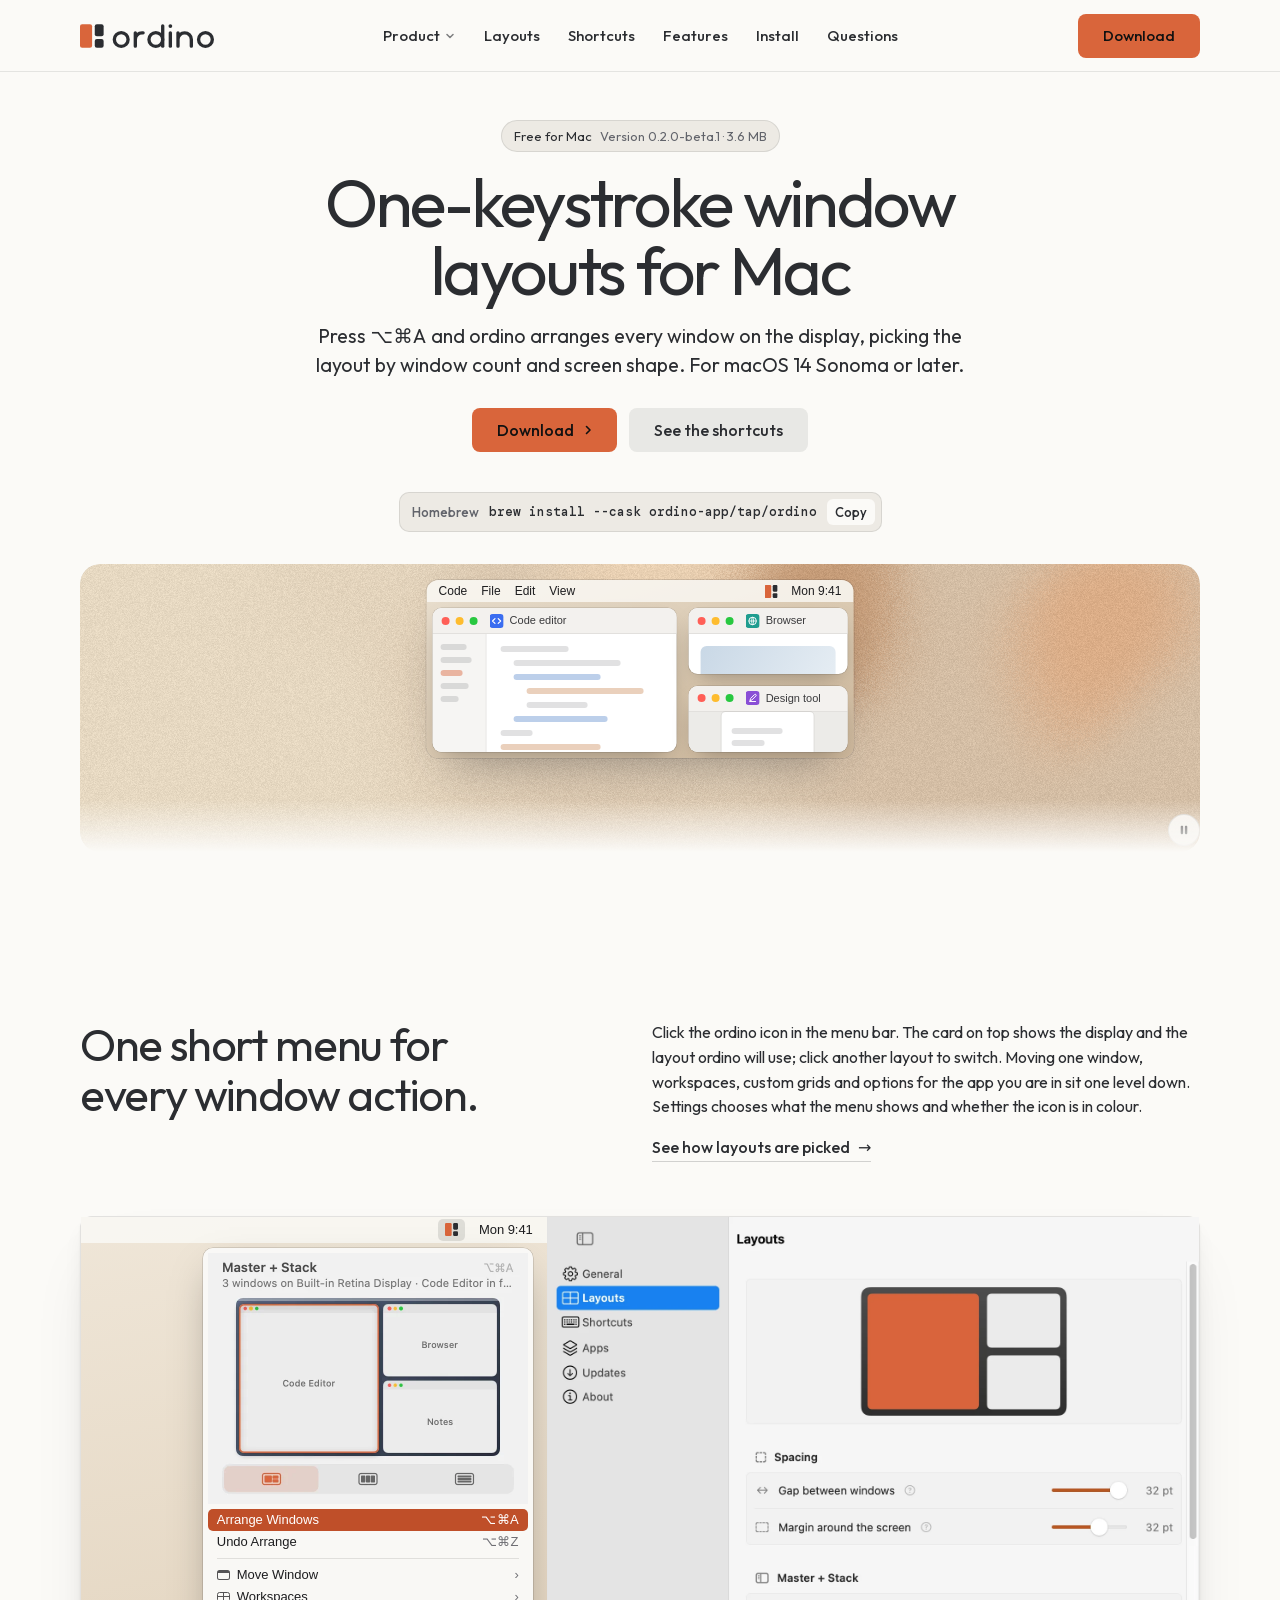
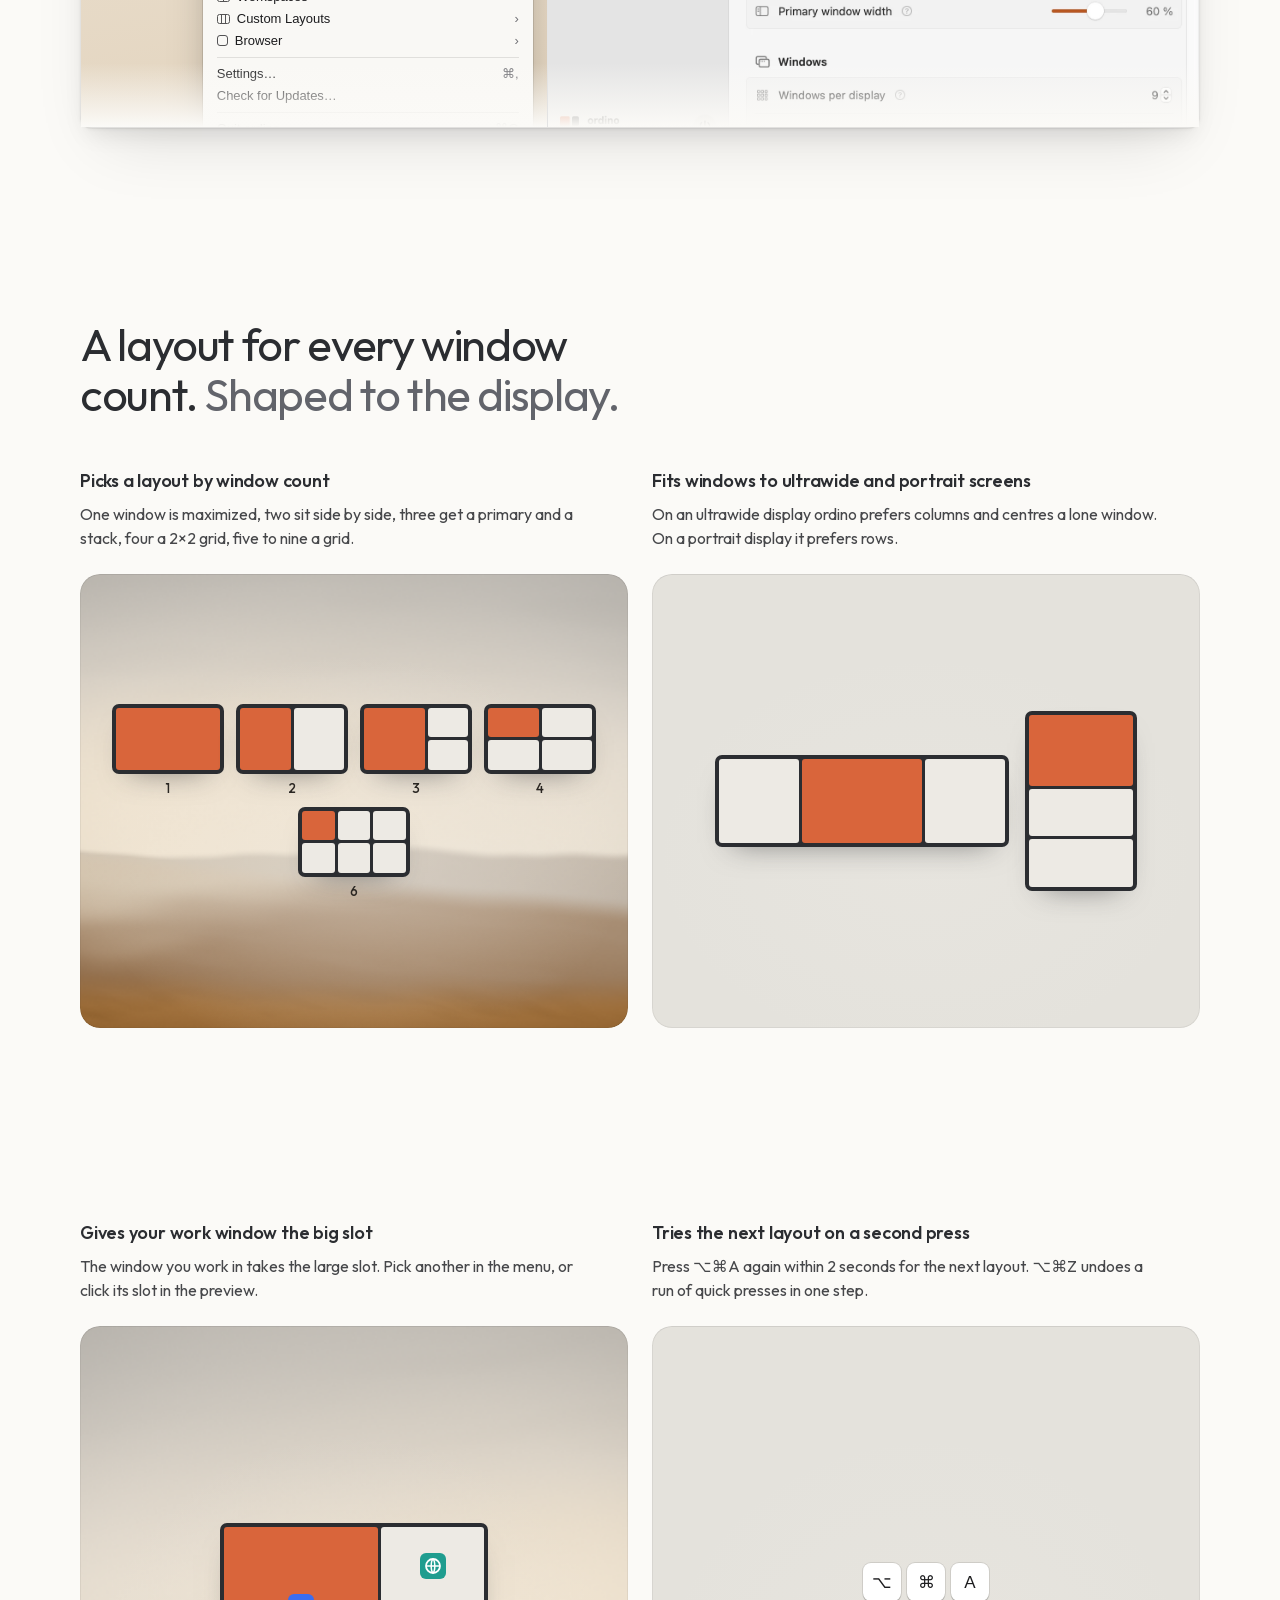
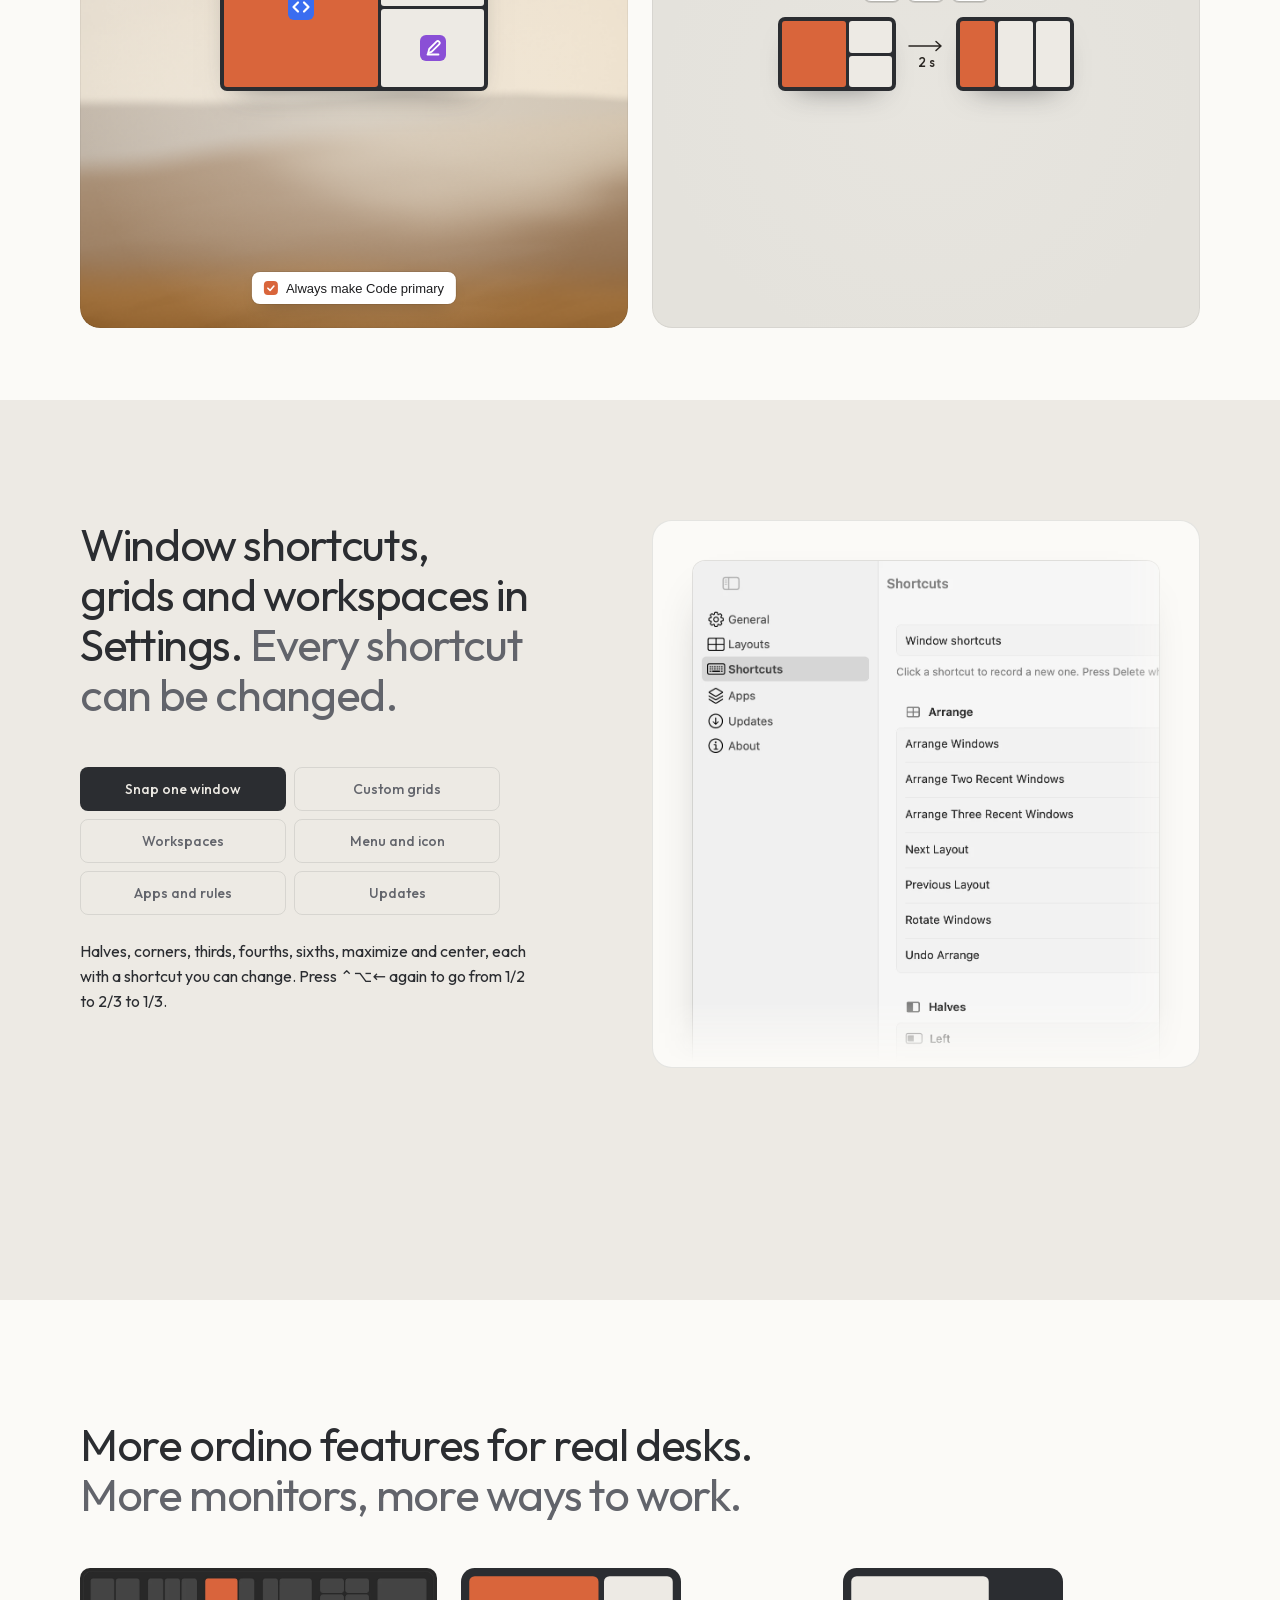
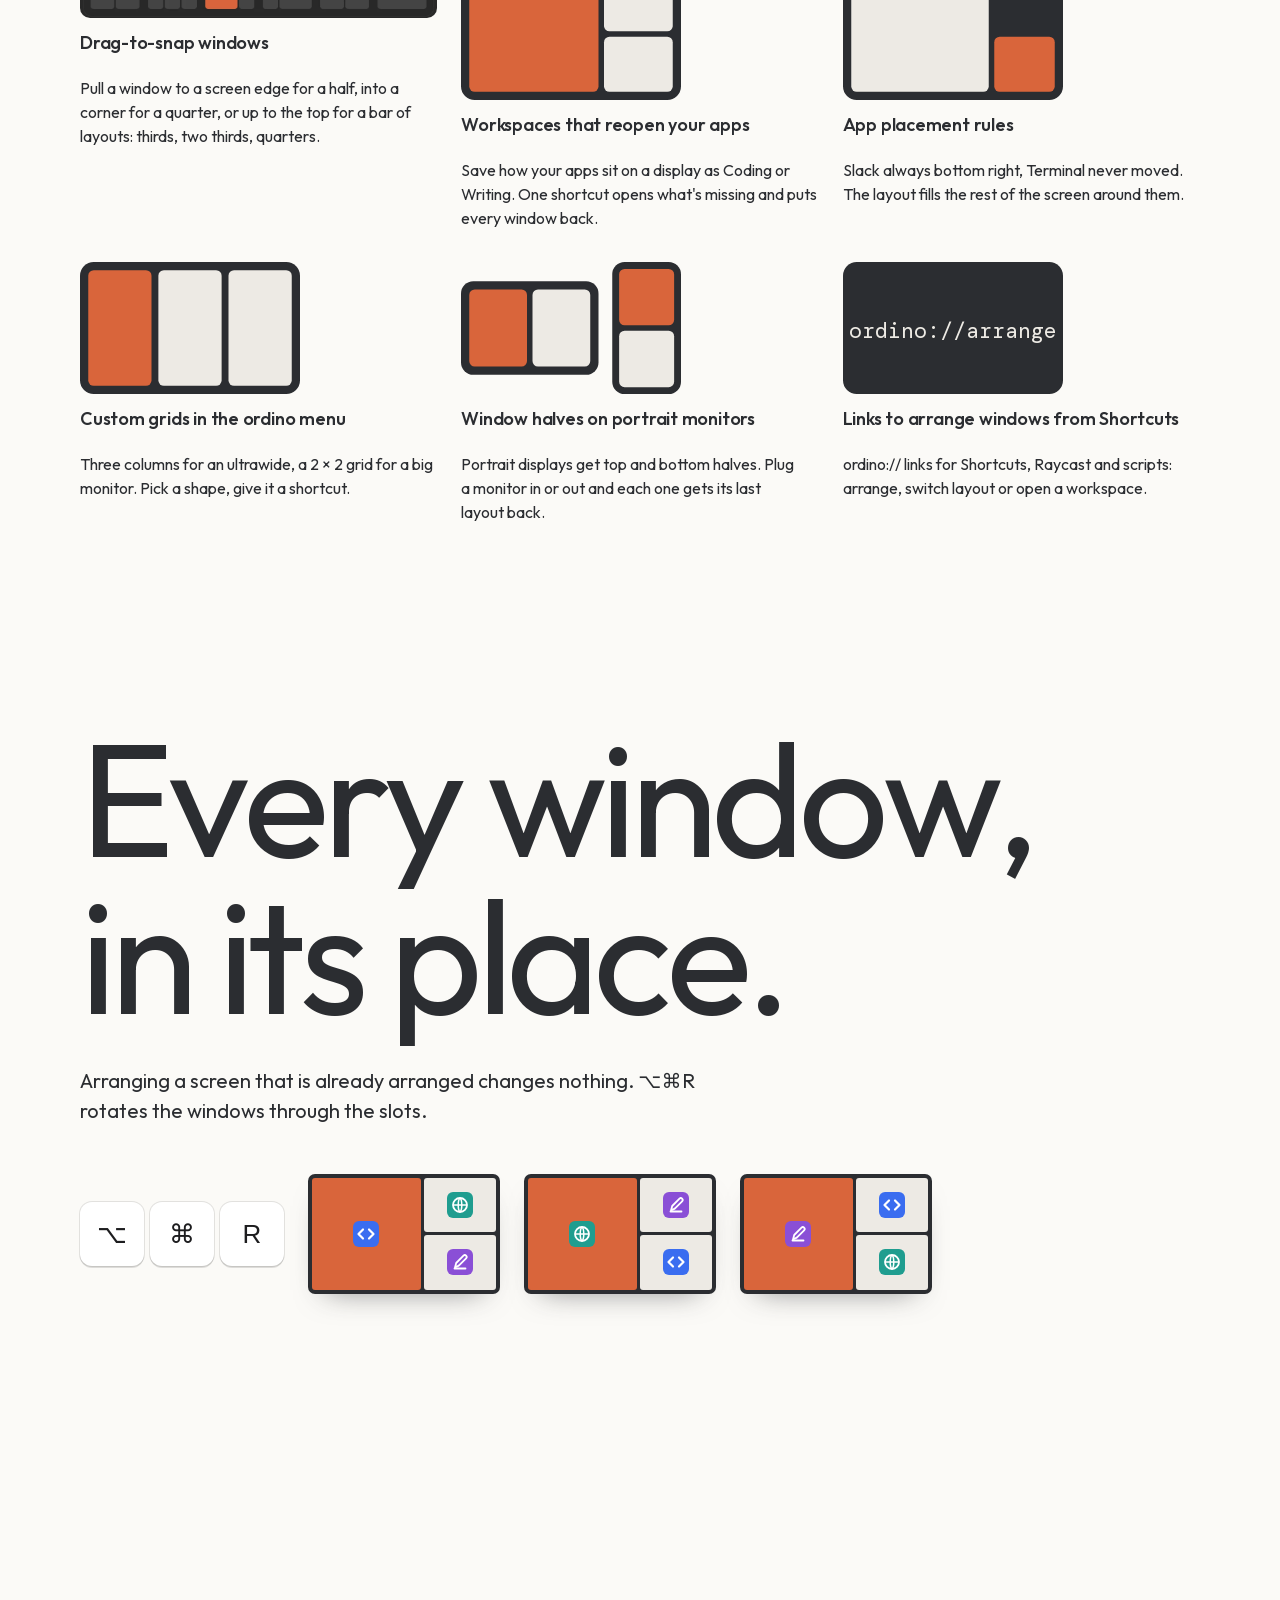
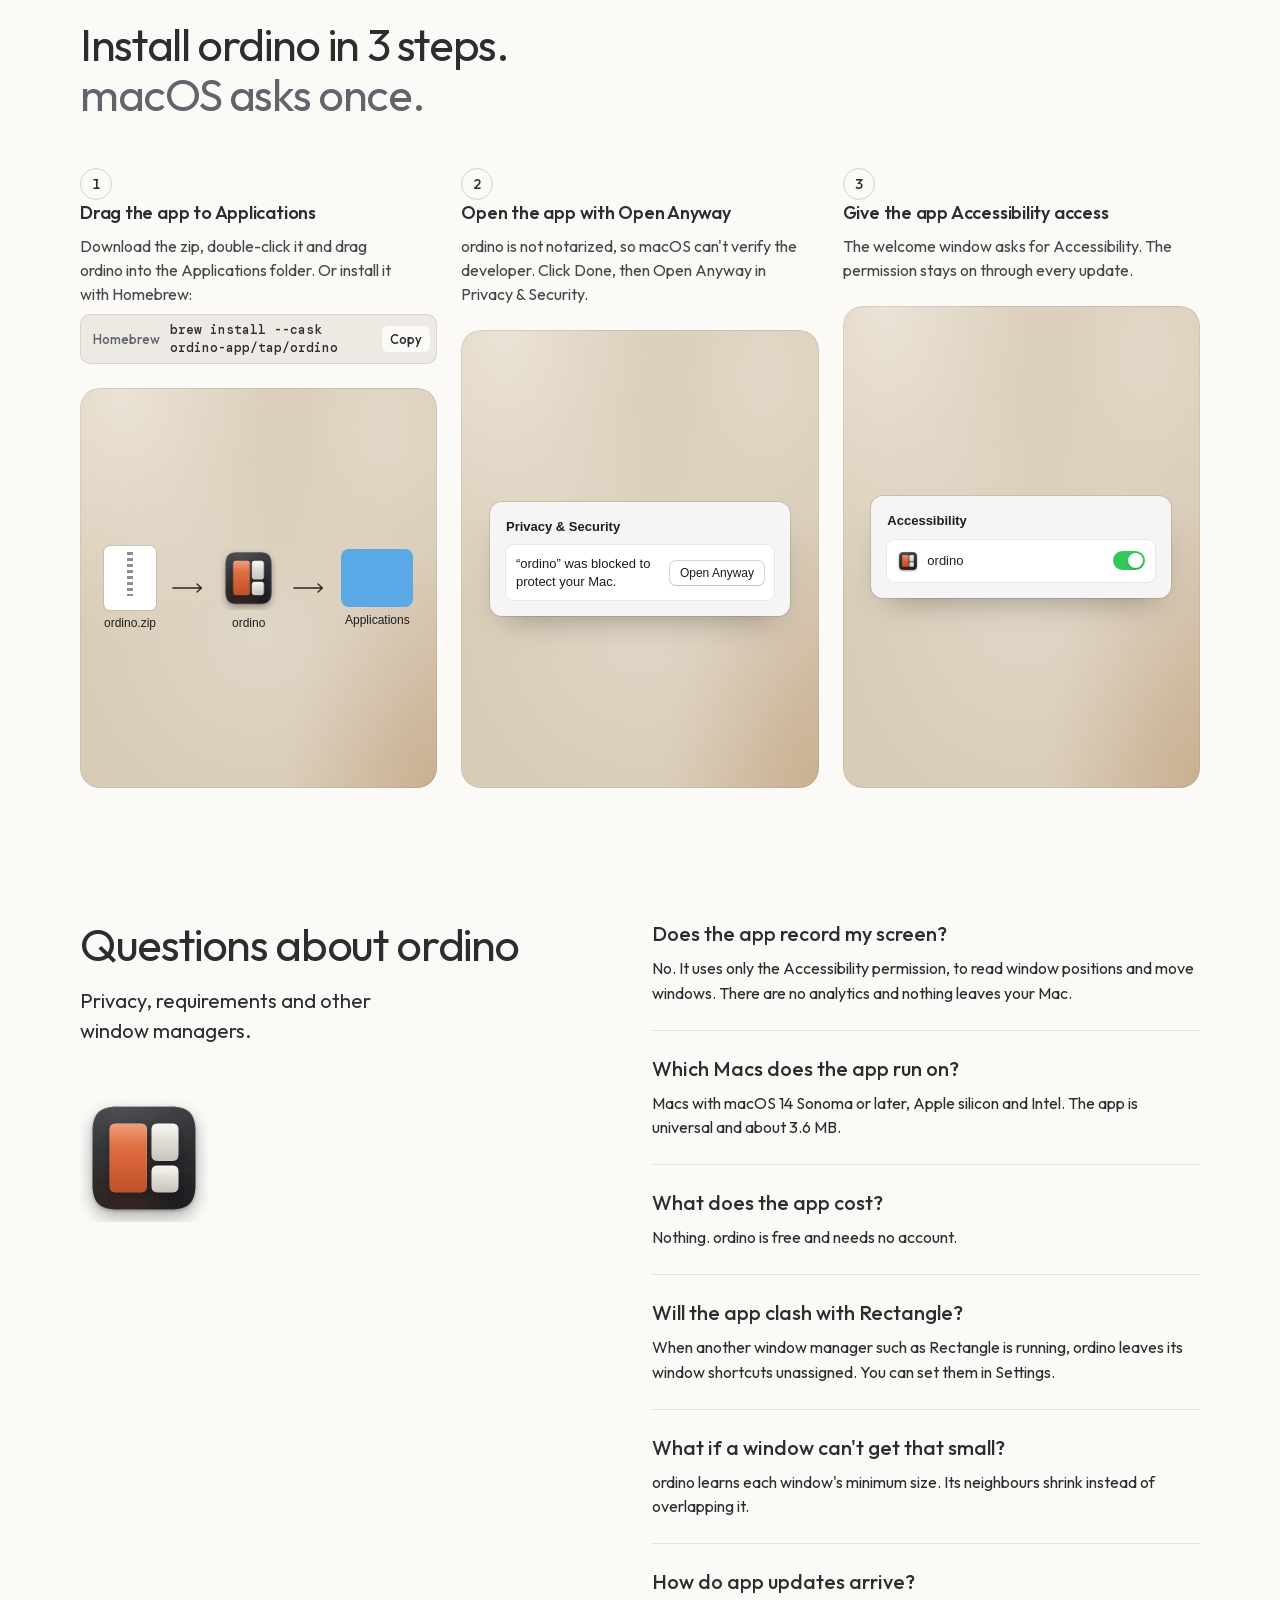
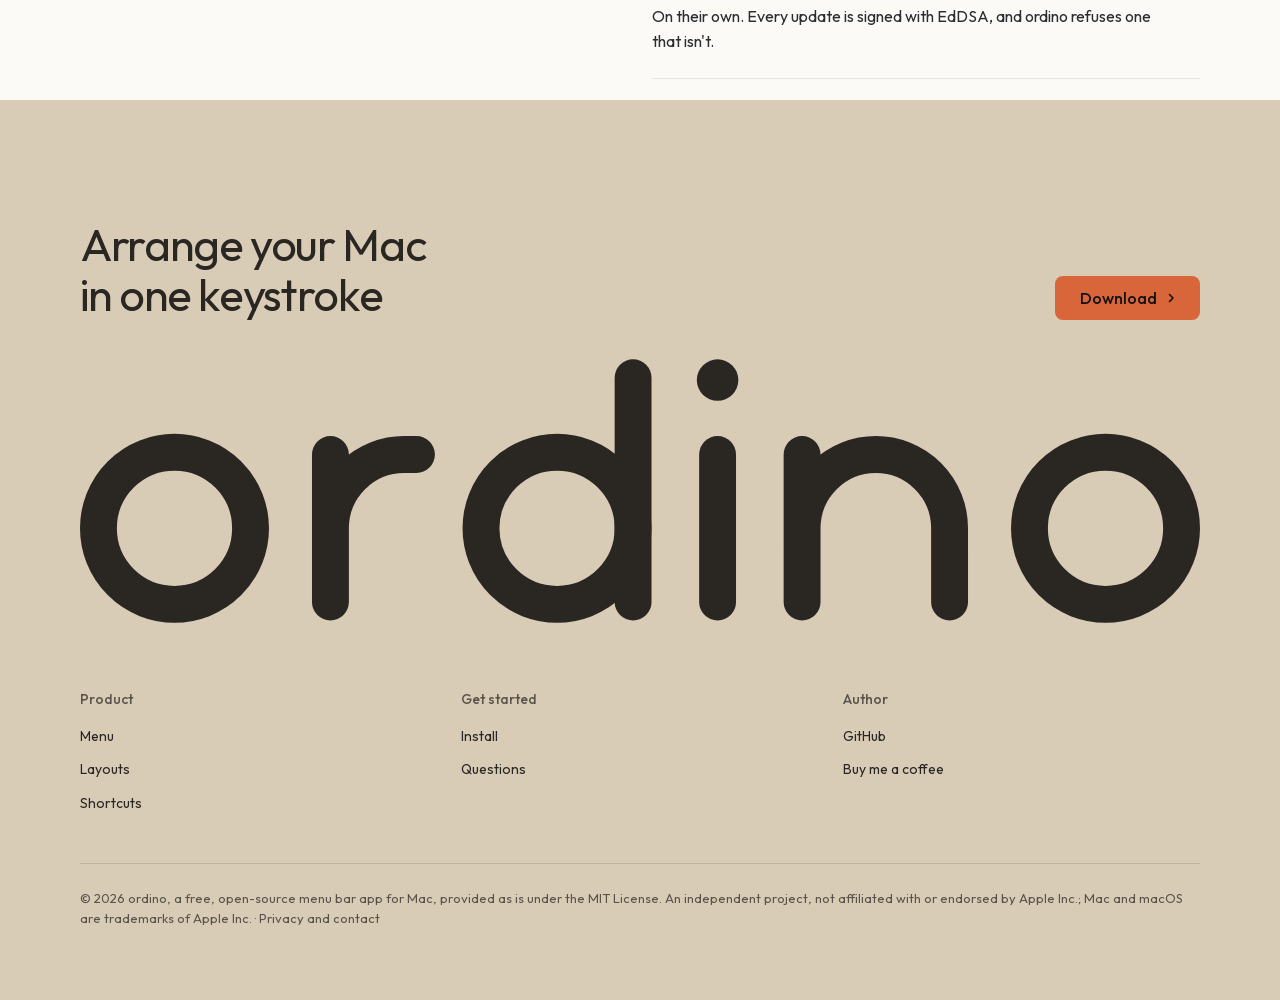
<file: web/index.html>
<!doctype html>
<html lang="en" data-type="software" data-radius="soft" data-ground="sand" data-buttons="tonal" data-motion>
<head>
<meta charset="utf-8">
<meta name="viewport" content="width=device-width, initial-scale=1, viewport-fit=cover">
<title>ordino: free window manager for Mac, one keystroke</title>
<meta name="description" content="ordino is a free, open-source window manager for Mac. Press ⌥⌘A to arrange every window on the display, drag to snap, save workspaces. macOS 14 or later.">
<meta name="keywords" content="window manager for Mac, macOS window manager, tiling, window snapping, Rectangle alternative, menu bar app, open source">
<meta property="og:type" content="website">
<meta property="og:site_name" content="ordino">
<meta property="og:locale" content="en_US">
<meta property="og:title" content="ordino: free window manager for Mac, one keystroke">
<meta property="og:description" content="Press ⌥⌘A and every window on your Mac is arranged into a layout that fits. Free and open source.">
<meta property="og:image" content="https://ordino-app.github.io/ordino/og-image.png">
<meta property="og:image:width" content="1200">
<meta property="og:image:height" content="630">
<meta property="og:image:alt" content="ordino arranging windows on a Mac desktop">
<meta property="og:url" content="https://ordino-app.github.io/ordino/">
<meta name="twitter:card" content="summary_large_image">
<meta name="twitter:title" content="ordino: free window manager for Mac, one keystroke">
<meta name="twitter:description" content="Press ⌥⌘A and every window on your Mac is arranged into a layout that fits. Free and open source.">
<meta name="twitter:image" content="https://ordino-app.github.io/ordino/og-image.png">
<link rel="icon" href="favicon.svg" type="image/svg+xml">
<link rel="apple-touch-icon" href="apple-touch-icon.png">
<meta name="theme-color" content="#fbfaf7">
<meta name="google-site-verification" content="dhFHIVSlQGpkz7e4Nm2p_6Je1LjnR1rNpfYIdbkN6Ek">
<link rel="canonical" href="https://ordino-app.github.io/ordino/">
<script type="application/ld+json">{"@context": "https://schema.org", "@type": "SoftwareApplication", "name": "ordino", "description": "A free, open-source macOS menu bar app that arranges every window on a display with one keystroke, with drag-to-snap, workspaces and custom grids.", "applicationCategory": "UtilitiesApplication", "operatingSystem": "macOS 14 or later", "url": "https://ordino-app.github.io/ordino/", "downloadUrl": "https://github.com/ordino-app/ordino/releases", "image": "https://ordino-app.github.io/ordino/og-image.png", "screenshot": "https://ordino-app.github.io/ordino/media/settings-custom.webp", "license": "https://opensource.org/licenses/MIT", "isAccessibleForFree": true, "offers": {"@type": "Offer", "price": "0", "priceCurrency": "EUR"}, "author": {"@type": "Person", "name": "Samuel Šugra", "url": "https://github.com/xsugra"}, "sameAs": ["https://github.com/ordino-app/ordino"]}</script>
<meta name="site-kind" content="software">
<meta name="page-type" content="software">
<!-- Fonts are self-hosted (SIL OFL, see fonts/OFL-*.txt), so no visitor IP goes to Google. -->
<link href="fonts/fonts.css" rel="stylesheet">
<link rel="stylesheet" href="assets/system.css">
<link rel="stylesheet" href="assets/ui/cards.css">
<link rel="stylesheet" href="assets/motion/motion.css">
<link rel="stylesheet" href="assets/backgrounds/backgrounds.css">
<link rel="stylesheet" href="assets/layout/layout.css">
<link rel="stylesheet" href="assets/icons/icon.css">
<style>
:root {
  --p-bg: #fbfaf7; --p-surface: #edeae4; --p-ink: #2b2d31; --p-muted: #62646b;
  --p-accent: #d9653b; --p-accent-ink: #111111; --p-action: #d9653b; --p-action-ink: #111111;
  --p-inv-bg: #2b2d31; --p-inv-surface: #37393d; --p-inv-ink: #fbfaf7; --p-inv-muted: #a5a6a6;
  --p-inv-accent: #d9653b; --p-inv-accent-ink: #111111; --p-inv-action: #d9653b; --p-inv-action-ink: #111111;
  --font-display: "Outfit", system-ui, sans-serif;
  --font-text: "Outfit", system-ui, sans-serif;
  --font-mono: "DM Mono", ui-monospace, "SFMono-Regular", Menlo, Consolas, monospace;
  --display-weight: 400;
  --display-tracking: -0.03em;
  --display-tracking-xl: -0.04em;
}
</style>
<link rel="stylesheet" href="assets/ui/base.css">
<script>document.documentElement.classList.add('m-enter');setTimeout(()=>document.documentElement.classList.add('m-enter-done'),700)</script>
<script src="assets/backgrounds/backgrounds.js"></script>
<script>document.documentElement.classList.add('mo-js');setTimeout(()=>document.documentElement.classList.add('mo-safe'),2500)</script>
<link rel="modulepreload" href="assets/moments/moments.js">
<link rel="modulepreload" href="assets/moments/lib.js">
<link rel="modulepreload" href="assets/moments/letters-assemble/moment.js">
<!-- page CSS: only what sits inside a visual (the drawn Mac desktop, the menu, the layout drawings, the install mocks) -->
<style>
  /* the Mac look inside the drawn UI: the system face, as macOS draws its own menus and windows */
  .mac { --mac-font: -apple-system, BlinkMacSystemFont, "Helvetica Neue", Helvetica, Arial, sans-serif; font-family: var(--mac-font); color: #1d1d1f; }
  .kbd { font-family: var(--mac-font); font-feature-settings: "tnum"; letter-spacing: .02em; }

  /* ---- hero: a Mac desktop whose windows snap into Master + Stack */
  .hero__window > .desk { position: absolute; z-index: 1; left: 50%; top: var(--s-6); transform: translateX(-50%);
    width: min(880px, calc(100% - 2 * var(--s-6))); aspect-ratio: 2 / 1; border-radius: 12px; overflow: hidden;
    background: linear-gradient(160deg, #e9dfcf, #d8c6ad 60%, #cdb79b); box-shadow: 0 0 0 1px rgb(43 45 49 / .14), 0 24px 48px -24px rgb(43 45 49 / .45); }
  .desk__bar { position: absolute; inset: 0 0 auto 0; height: 22px; display: flex; align-items: center; gap: 14px; padding: 0 12px;
    background: rgb(251 250 247 / .78); font-size: 12px; font-weight: 500; color: #1d1d1f; z-index: 3; }
  .desk__bar .sp { flex: 1; }
  .desk__bar img { height: 13px; width: auto; display: block; }
  .desk__bar span:not(.sp) { white-space: nowrap; }
  .desk__bar .dim { font-weight: 400; }
  .desk__area { position: absolute; inset: 22px 0 0 0; }
  .win { position: absolute; left: var(--x); top: var(--y); width: var(--w); height: var(--h); padding: 6px;
    transition: transform 640ms cubic-bezier(.22,1,.36,1); transition-delay: var(--d, 0ms); transform-origin: 0 0; }
  .win__in { width: 100%; height: 100%; border-radius: 9px; overflow: hidden; background: #fff; display: flex; flex-direction: column;
    box-shadow: 0 0 0 .5px rgb(0 0 0 / .18), 0 10px 24px -10px rgb(0 0 0 / .35); }
  .win__bar { height: 26px; flex: none; display: flex; align-items: center; gap: 6px; padding: 0 9px; background: #f3f1ee; border-bottom: 1px solid rgb(0 0 0 / .07); font-size: 11px; font-weight: 500; color: #3a3a3c; }
  .win__bar i { width: 8px; height: 8px; border-radius: 50%; background: #ff5f57; flex: none; }
  .win__bar i + i { background: #febc2e; } .win__bar i + i + i { background: #28c840; margin-right: 6px; }
  .win__bar img { width: 14px; height: 14px; }
  .win__body { flex: 1; min-height: 0; position: relative; }
  .win--primary { --x: 0%; --y: 0%; --w: 60%; --h: 100%; --sx: 28%; --sy: 16%; --s: .62; }
  .win--top { --x: 60%; --y: 0%; --w: 40%; --h: 50%; --sx: -46%; --sy: 52%; --s: .9; --d: 60ms; }
  .win--bottom { --x: 60%; --y: 50%; --w: 40%; --h: 50%; --sx: -10%; --sy: -34%; --s: .82; --d: 120ms; }
  .desk.is-scattered .win { transform: translate(var(--sx), var(--sy)) scale(var(--s)); transition: none; }
  .desk.is-scattered .win--primary { z-index: 1; } .desk.is-scattered .win--top { z-index: 2; }
  /* the window contents: abstract lines, so the arrangement is what reads */
  .code { position: absolute; inset: 0; display: grid; grid-template-columns: 22% 1fr; }
  .code__side { background: #f6f5f3; border-right: 1px solid rgb(0 0 0 / .06); padding: 10px 8px; display: grid; align-content: start; gap: 7px; }
  .code__side b, .code__main b, .page b, .canvas b { display: block; height: 6px; border-radius: 3px; background: rgb(43 45 49 / .14); }
  .code__side b:nth-child(3) { background: rgb(217 101 59 / .45); }
  .code__main { padding: 12px 14px; display: grid; align-content: start; gap: 8px; }
  .code__main b { margin-left: var(--i, 0); width: var(--l, 60%); }
  .code__main b:nth-child(3n) { background: rgb(64 117 196 / .35); } .code__main b:nth-child(4n) { background: rgb(196 120 64 / .35); }
  .page { position: absolute; inset: 0; padding: 12px; display: grid; align-content: start; gap: 8px; }
  .page__hero { height: 44px; border-radius: 6px; background: linear-gradient(120deg, #c9d8e6, #e7eef4); }
  .canvas { position: absolute; inset: 0; background: #ecebe8; display: grid; place-items: center; }
  .canvas__art { width: 58%; aspect-ratio: 4 / 3; background: #fff; border-radius: 4px; box-shadow: 0 0 0 1px rgb(0 0 0 / .06); padding: 10px; display: grid; align-content: start; gap: 6px; }
  .canvas__art i { display: block; height: 30%; border-radius: 4px; background: #f0b49a; }
  .hud { position: absolute; z-index: 4; left: 50%; top: 50%; translate: -50% -50%; padding: 10px 16px; border-radius: 12px;
    background: rgb(40 40 42 / .78); color: #fff; font-size: 13px; font-weight: 500; text-align: center; opacity: 0; transition: opacity 240ms ease;
    display: grid; gap: 2px; white-space: nowrap; }
  .hud .kbd { font-size: 18px; } .hud span:last-child { font-weight: 400; color: rgb(255 255 255 / .8); font-size: 12px; }
  .desk.is-hud .hud { opacity: 1; }
  @media (max-width: 639px) {
    .hero__window > .desk { top: var(--s-4); width: calc(100% - 2 * var(--s-4)); }
    .desk__bar .dim, .desk__bar .opt { display: none; }
    .win { padding: 4px; } .win__bar { height: 18px; font-size: 9px; padding: 0 6px; } .win__bar i { width: 6px; height: 6px; }
    .hud { font-size: 11px; padding: 6px 10px; } .hud .kbd { font-size: 14px; }
  }
  /* Reduce Motion: the windows don't fly; the scattered desk fades into the arranged one instead,
     so the hero still shows what ordino does without movement */
  @media (prefers-reduced-motion: reduce) {
    .win { transition: opacity 320ms ease; }
    .desk.is-fading .win { opacity: 0; }
  }

  /* ---- the app frame: the menu bar menu beside the Layouts settings (sections-library.md app-frame) */
  .app.ui { display: grid; grid-template-columns: minmax(0, 5fr) minmax(0, 7fr); margin-top: var(--s-7); background: var(--u-bg); border: 1px solid var(--u-border); border-radius: var(--u-r); box-shadow: var(--u-shadow); }
  .app > .app__pane { position: relative; min-width: 0; min-height: 0; overflow: hidden; }
  .app > .app__pane + .app__pane { border-left: 1px solid var(--u-line); }
  .app > .app__pane::after { content: ""; position: absolute; inset: auto 0 0 0; height: 64px; background: linear-gradient(transparent, var(--u-bg)); pointer-events: none; z-index: 3; }
  @media (min-width: 1024px) and (max-width: 1279px) { .app.ui { grid-template-columns: minmax(0, 5fr) minmax(0, 7fr); } }
  @media (max-width: 1023px) {
    .app.ui { grid-template-columns: minmax(0, 1fr) minmax(0, 1fr); }
  }
  @media (max-width: 639px) {
    .app.ui { grid-template-columns: minmax(0, 1fr); }
    .app > .app__pane--open { display: none; }
  }
  .app__pane--list { background: linear-gradient(170deg, #efe6d8, #e2d3bd); }
  .menubar { height: 26px; display: flex; align-items: center; justify-content: flex-end; gap: 14px; padding: 0 14px; background: rgb(251 250 247 / .82); font-size: 13px; color: #1d1d1f; }
  .menubar__ordino { height: 22px; padding: 0 7px; border-radius: 5px; background: rgb(0 0 0 / .1); display: grid; place-items: center; }
  .menubar__ordino img { height: 13px; width: auto; }
  .mmenu { position: absolute; top: 31px; right: 14px; width: min(330px, calc(100% - 28px)); padding: 5px; border-radius: 10px; font-size: 13px; line-height: 1;
    background: rgb(250 249 247 / .97); box-shadow: 0 0 0 .5px rgb(0 0 0 / .22), 0 16px 40px -12px rgb(0 0 0 / .35); }
  .mmenu__card { margin: 0 0 5px; padding: 10px; border-radius: 7px; background: rgb(0 0 0 / .045); display: grid; gap: 8px; }
  .mmenu__card--real { padding: 0; background: none; }
  .mmenu__card--real img { display: block; width: 100%; height: auto; }
  .mmenu__title { display: flex; justify-content: space-between; font-weight: 600; }
  .mmenu__title .kbd { font-weight: 400; color: #6e6e73; }
  .mmenu__sub { font-size: 11px; color: #6e6e73; line-height: 1.35; }
  .mmenu__thumb { display: grid; grid-template-columns: 3fr 2fr; grid-template-rows: 1fr 1fr; gap: 4px; height: 92px; padding: 5px; border-radius: 6px; background: #2b2d31; }
  .mmenu__thumb span { border-radius: 4px; background: #edeae4; display: grid; place-items: center; font-size: 11px; font-weight: 500; color: #2b2d31; }
  .mmenu__thumb span:first-child { grid-row: 1 / span 2; background: #bf4f29; color: #fff; }
  .mmenu__icons { display: flex; gap: 6px; }
  .mmenu__icons i { width: 26px; height: 18px; border-radius: 4px; border: 1.5px solid #8e8e93; display: grid; gap: 2px; padding: 2px; }
  .mmenu__icons i.on { border-color: #d9653b; background: rgb(217 101 59 / .12); }
  .mmenu__icons i b { display: block; border-radius: 1px; background: #8e8e93; }
  .mmenu__icons i.on b { background: #d9653b; }
  .mi { display: flex; align-items: center; height: 22px; padding: 0 9px; border-radius: 5px; white-space: nowrap; }
  .mi .kbd { margin-left: auto; color: #6e6e73; padding-left: 16px; }
  .mi .chev { margin-left: auto; color: #6e6e73; }
  .mi.is-on { background: #bf4f29; color: #fff; } .mi.is-on .kbd { color: #fff; }
  /* Text-filled highlights use a deeper terracotta so white text clears 4.5:1. */
  p.pill { height: auto; min-height: 32px; padding-block: 4px; flex-wrap: wrap; }
  .msep { height: 1px; margin: 5px 9px; background: rgb(0 0 0 / .1); }
  .app__pane--open { background: #f5f5f5; }
  .app__pane--open img { display: block; width: 100%; height: auto; max-width: none; }

  /* ---- the four layout drawings in the feature tiles */
  #layouts .panel { --p-h: 300px; }
  .lay { position: absolute; inset: 0; z-index: 1; display: flex; align-items: center; justify-content: center; gap: var(--s-4); padding: var(--s-6); }
  .scr { flex: none; height: var(--sh, 96px); aspect-ratio: var(--ar, 16 / 10); padding: 4px; border-radius: 7px; background: #2b2d31; display: grid; gap: 3px;
    box-shadow: 0 14px 30px -18px rgb(43 45 49 / .6); }
  .scr > i { display: block; border-radius: 3px; background: #edeae4; min-width: 0; min-height: 0; }
  .scr > i.p { background: #d9653b; }
  .scr--1 { grid-template: 1fr / 1fr; }
  .scr--2 { grid-template: 1fr / 1fr 1fr; }
  .scr--3 { grid-template: 1fr 1fr / 3fr 2fr; } .scr--3 > .p { grid-row: 1 / span 2; }
  .scr--4 { grid-template: 1fr 1fr / 1fr 1fr; }
  .scr--6 { grid-template: 1fr 1fr / 1fr 1fr 1fr; }
  .scr--uw { --ar: 32 / 10; grid-template: 1fr / 2fr 3fr 2fr; }
  .scr--pt { --ar: 10 / 16; grid-template: 3fr 2fr 2fr / 1fr; }
  .lay--count { flex-wrap: wrap; align-content: center; gap: var(--s-3); }
  .lay--count .scr { --sh: 70px; }
  .lay__col { display: grid; justify-items: center; gap: var(--s-2); }
  .lay__n { font: 500 13px/1 var(--font-text); color: var(--ground-ink, #2a2622); }
  .slot { display: grid; place-items: center; gap: 4px; font: 500 12px/1 -apple-system, BlinkMacSystemFont, "Helvetica Neue", sans-serif; color: #2b2d31; }
  .slot img { width: 26px; height: 26px; }
  .scr > i.slot { display: grid; } .scr > i.p.slot { color: #fff; }
  .lay--primary .scr { --sh: 168px; }
  .chip { position: absolute; z-index: 2; left: 50%; bottom: var(--s-5); translate: -50% 0; display: inline-flex; align-items: center; gap: 8px; height: 32px; padding: 0 12px; border-radius: 8px;
    background: #fff; box-shadow: 0 0 0 1px rgb(0 0 0 / .08), 0 8px 20px -10px rgb(0 0 0 / .3); font: 500 13px/1 -apple-system, BlinkMacSystemFont, "Helvetica Neue", sans-serif; color: #1d1d1f; white-space: nowrap; }
  .chip .tick { width: 14px; height: 14px; border-radius: 4px; background: #d9653b; display: grid; place-items: center; }
  .chip .tick svg { width: 10px; height: 10px; }
  .lay--primary { padding-bottom: 72px; }
  .lay--next { flex-direction: column; gap: var(--s-4); }
  .lay__row { display: flex; align-items: center; gap: var(--s-3); }
  .keys { display: flex; gap: 6px; }
  .keys span { min-width: 38px; height: 38px; padding: 0 8px; display: grid; place-items: center; border-radius: 8px; background: #fff; color: #1d1d1f;
    box-shadow: 0 0 0 1px rgb(0 0 0 / .1), 0 2px 0 rgb(0 0 0 / .12); font: 500 17px/1 -apple-system, BlinkMacSystemFont, "Helvetica Neue", sans-serif; }
  .lay--next .scr { --sh: 74px; }
  .arrow { color: var(--ground-ink, #2a2622); font: 500 13px/1 var(--font-text); display: grid; justify-items: center; gap: 4px; }
  .arrow svg { width: 36px; height: 12px; }
  @media (max-width: 639px) {
    #layouts .panel { --p-h: 180px; }
    .lay { padding: var(--s-4); gap: var(--s-3); }
    .lay--count .scr { --sh: 46px; } .lay--primary .scr { --sh: 118px; } .lay--next .scr { --sh: 52px; }
    .scr--uw { --sh: 54px !important; } .lay--fit .scr--pt { --sh: 110px; } .lay--fit .scr--uw { --sh: 46px !important; }
    .keys span { min-width: 30px; height: 30px; font-size: 14px; }
    .lay--primary { padding-bottom: 60px; } .chip { bottom: var(--s-4); }
  }
  .lay--fit .scr--pt { --sh: 180px; } .lay--fit .scr--uw { --sh: 92px; }

  /* ---- settings screenshots in the tabs frame */
  .shot { border-radius: 12px; overflow: hidden; background: #f5f5f5; box-shadow: 0 0 0 1px rgb(0 0 0 / .1), 0 24px 48px -24px rgb(43 45 49 / .45); }
  .shot img { display: block; width: 100%; height: auto; max-width: none; }
  #shortcuts .frame--split { --ratio: 100%; }
  #shortcuts .stage > .at-corner { --ax: 40px; --ay: 40px; width: calc(100% - 80px); height: 100%; }
  #shortcuts .shot { height: 100%; } #shortcuts .shot img { height: 100%; object-fit: cover; object-position: left top; }
  @media (max-width: 639px) { #shortcuts .stage > .at-corner { --ax: 16px; --ay: 16px; width: calc(100% - 32px); } }

  .rot { display: flex; flex-wrap: wrap; align-items: center; gap: var(--s-5); margin-top: var(--s-7); }
  .rot .scr { --sh: 120px; }
  @media (min-width: 1024px) and (max-width: 1279px) { .rot .scr { --sh: 100px; } }
  .keys--lg span { min-width: 64px; height: 64px; font-size: 26px; border-radius: 12px; }
  @media (max-width: 1023px) { .rot { margin-top: var(--s-9); } .rot .keys { flex-basis: 100%; } .rot .scr { --sh: 124px; } .keys--lg span { min-width: 96px; height: 96px; font-size: 34px; border-radius: 16px; } }
  @media (max-width: 639px) { .rot { gap: var(--s-3); } .rot .scr { --sh: 64px; } .rot .slot img { width: 16px; height: 16px; } .keys--lg span { min-width: 48px; height: 48px; font-size: 20px; } }
  /* the tablet and the small laptop stack the three steps (system.css takes span-4 cards two-up under 1280) */
  @media (min-width: 640px) and (max-width: 1279px) { #install { --h: 2; } }
  @media (max-width: 639px) { #shortcuts .frame--split { --ratio: 80%; } }
  @media (min-width: 1280px) { html #install .panel { --p-h: calc(100svh - 500px); } }
  #statement .mo-la__sub { color: var(--ink); }
  /* a narrow phone: the logo steps down so the logo, the Download button and the menu button share the bar */
  @media (max-width: 379px) { .nav__logo img { height: 19px; width: auto; } .nav:not(.is-open) .nav__actions .btn { padding-inline: var(--s-3); } }
  .hero--centred .hero__lead { color: var(--ink); }
  .faq__head { align-self: start; align-content: start; }
  .faq__icon { width: 128px; height: 128px; margin-top: var(--s-6); }
  @media (max-width: 639px) { .faq__icon { width: 80px; height: 80px; } }
  @media (min-width: 640px) and (max-width: 1023px) {
    #layouts .grid > .card { grid-column: auto / span 6; }
    #layouts .panel { --p-h: calc(100svh - 500px); }
    .hero__window > .desk { aspect-ratio: 16 / 10; }
    #layouts .lay { flex-wrap: wrap; align-content: center; }
    #layouts .lay--count .scr { --sh: 60px; } #layouts .lay--primary .scr { --sh: 200px; } #layouts .lay--next .scr { --sh: 84px; }
    #layouts .lay--fit .scr--uw { --sh: 88px; } #layouts .lay--fit .scr--pt { --sh: 240px; }
    html #install .panel { --p-h: calc((200svh - 312px) / 3 - 205px); }
  }
  /* ---- install steps */
  #install .panel { --p-h: 260px; }
  .inst { position: absolute; inset: 0; z-index: 1; display: grid; place-items: center; padding: var(--s-5); }
  .inst__drag { display: flex; align-items: center; gap: var(--s-4); }
  .file { display: grid; justify-items: center; gap: 6px; font: 400 12px/1.2 -apple-system, BlinkMacSystemFont, "Helvetica Neue", sans-serif; color: #1d1d1f; text-align: center; }
  .file img { width: 64px; height: 64px; }
  .file__zip { width: 52px; height: 64px; border-radius: 6px; background: #fff; box-shadow: 0 0 0 1px rgb(0 0 0 / .1); position: relative; }
  .file__zip::before { content: ""; position: absolute; left: 50%; top: 6px; bottom: 14px; width: 6px; translate: -50% 0; background: repeating-linear-gradient(#8e8e93 0 3px, transparent 3px 6px); }
  .file__folder { width: 72px; height: 58px; border-radius: 8px; background: #5aa9e6; position: relative; display: grid; place-items: center; }
  .file__folder img { width: 34px; height: 34px; }
  .sheet { width: min(100%, 300px); padding: var(--s-4); border-radius: 12px; background: #f5f5f5; box-shadow: 0 0 0 1px rgb(0 0 0 / .1), 0 16px 32px -16px rgb(0 0 0 / .35);
    font: 400 13px/1.35 -apple-system, BlinkMacSystemFont, "Helvetica Neue", sans-serif; color: #1d1d1f; display: grid; gap: 10px; }
  .sheet__head { font-weight: 600; font-size: 13px; }
  .sheet__row { display: flex; align-items: center; justify-content: space-between; gap: 10px; padding: 10px; border-radius: 8px; background: #fff; box-shadow: 0 0 0 1px rgb(0 0 0 / .06); }
  .sheet__row img { width: 22px; height: 22px; flex: none; }
  .sheet__btn { flex: none; height: 24px; padding: 0 10px; border-radius: 6px; background: #fff; box-shadow: 0 0 0 1px rgb(0 0 0 / .16), 0 1px 1px rgb(0 0 0 / .08); display: grid; place-items: center; font-size: 12px; white-space: nowrap; }
  .sw { flex: none; width: 32px; height: 19px; border-radius: 10px; background: #34c759; position: relative; }
  .sw::after { content: ""; position: absolute; right: 2px; top: 2px; width: 15px; height: 15px; border-radius: 50%; background: #fff; box-shadow: 0 1px 2px rgb(0 0 0 / .2); }
  .sw--off { background: #d1d1d6; } .sw--off::after { right: auto; left: 2px; }
  .sheet__who { display: flex; align-items: center; gap: 8px; }
  @media (max-width: 639px) { html #install .panel { --p-h: 262px; } #install { --hm: 2; } }

  /* ---- the close: the client's wordmark across the .wrap (brand rule: the name is never set in another face) */
  .close__word svg { display: block; width: 100%; height: auto; }
  .close__word { line-height: 0; }

  /* ================= responsive pass ================= */
  /* hero desktop: sized to the frame it sits in (a size container), so every window stands whole above the
     frame's fade at every width and height; the desk widens to 2.4:1 at most when the frame is short */
  .hero--centred .hero__window { container-type: size; }
  .hero__window > .desk { --pad: var(--s-6); --ar: 2;
    --dw: min(880px, 100cqw - 2 * var(--pad));
    --dh: min(var(--dw) / var(--ar), 86cqh - var(--pad));
    width: min(var(--dw), var(--dh) * 2.4); height: var(--dh); aspect-ratio: auto;
    top: max(var(--s-4), (86cqh - var(--dh)) / 2); }
  @media (min-width: 640px) and (max-width: 1023px) { .hero__window > .desk { --ar: 1.6; aspect-ratio: auto; } }
  @media (max-width: 639px) { .hero__window > .desk { --pad: var(--s-4); width: min(var(--dw), var(--dh) * 2.4); } }
  /* small desks: the window titles go, the app icons stay; the bar keeps the app name */
  @media (max-width: 479px) {
    .win__bar { font-size: 0; gap: 4px; } .win__bar img { width: 11px; height: 11px; margin-left: 2px; }
    .win__bar i + i + i { margin-right: 2px; }
    .code__main { padding: 8px; gap: 6px; } .code__side { padding: 8px 6px; gap: 5px; }
    .page { padding: 8px; gap: 6px; } .page__hero { height: 24px; }
  }
  .arrow { white-space: nowrap; }

  /* the menu frame on a tablet: the menu on top, the Layouts settings full width under it, readable */
  @media (min-width: 640px) and (max-width: 1023px) {
    .app.ui { grid-template-columns: minmax(0, 1fr); }
    .app > .app__pane--list { height: 440px; }
    .app > .app__pane + .app__pane { border-left: 0; border-top: 1px solid var(--u-line); }
    .mmenu { right: auto; left: 50%; translate: -50% 0; }
    .menubar { justify-content: center; }
  }
  /* below the laptop the frame takes its content's height (the section grows with it), never squeezed into what the heading leaves */
  @media (max-width: 1023px) { #menu .app.fill { flex: none; } }
  /* a phone: the menu alone, centred under its icon, as tall as it reads */
  @media (max-width: 639px) {
    .app > .app__pane--list { min-height: 400px; }
    .mmenu { right: auto; left: 50%; translate: -50% 0; width: min(330px, calc(100% - 24px)); }
  }

  /* layout drawings on a narrow phone: five screens in two rows, nothing clipped */
  @media (max-width: 479px) {
    #layouts .panel { --p-h: 172px; }
    .lay--count { gap: var(--s-2) var(--s-3); }
    .lay--count .scr { --sh: 40px; }
    .lay--next .scr { --sh: 46px; } .lay__row { gap: var(--s-2); }
    .lay .keys span { min-width: 28px; height: 28px; font-size: 13px; }
  }

  /* settings screenshots on a phone: shown larger and cropped to their top left, so the labels read */
  @media (max-width: 639px) {
    #shortcuts .frame--split { --ratio: 92%; }
    #shortcuts .shot img { width: 180%; height: auto; max-width: none; object-fit: initial; }
  }

  /* rotate row on a narrow phone: the three displays in one line under the keys */
  @media (max-width: 399px) { .rot { gap: var(--s-2); } .rot .scr { --sh: 50px; } .rot .slot img { width: 14px; height: 14px; } }

  /* install: three steps in one row on the small laptop, the drawings scaled to the card */
  @media (min-width: 1024px) and (max-width: 1279px) {
    #install { --h: 1; }
    #install .grid > .card { grid-column: auto / span 4; }
    html #install .panel { --p-h: clamp(220px, calc(100svh - 500px), 340px); }
    .inst { padding: var(--s-4); }
    .inst__drag { gap: var(--s-2); } .file img { width: 48px; height: 48px; } .file__zip { width: 40px; height: 50px; }
    .file__folder { width: 56px; height: 46px; } .inst .arrow svg { width: 24px; }
  }
  @media (max-width: 399px) {
    .inst__drag { gap: var(--s-2); } .file img { width: 52px; height: 52px; } .file__zip { width: 42px; height: 52px; }
    .file__folder { width: 60px; height: 48px; } .inst .arrow svg { width: 24px; }
  }
  @media (max-width: 379px) { html #install .panel { --p-h: 250px; } }
  @media (max-width: 479px), (min-width: 1024px) and (max-width: 1279px) { .sheet__row { flex-wrap: wrap; } }

  /* the Homebrew command under the hero buttons: one button, click copies it */
  .brew { display: inline-flex; align-items: center; gap: 10px; margin-top: var(--s-5); padding: 6px 6px 6px 12px; font: 500 13px/1.4 var(--font-text);
          color: var(--muted); background: var(--surface); border: 1px solid var(--line); border-radius: 10px; cursor: pointer; transition: border-color .15s, transform .1s; }
  .brew code { font: 500 13px/1.4 var(--font-mono); color: var(--ink); }
  .brew__hint { padding: 4px 8px; border-radius: 6px; background: var(--bg); color: var(--ink); }
  .brew:hover { border-color: var(--muted); } .brew:active { transform: scale(.98); }
  .brew:focus-visible { outline: 2px solid var(--accent); outline-offset: 2px; }
  .brew--step { margin-top: var(--s-2); align-self: flex-start; max-width: 100%; }
  .brew--step code { overflow-wrap: anywhere; text-align: left; }
  @media (max-width: 639px) { .brew:not(.brew--step) { display: none; } .brew--step { font-size: 12px; } .brew--step code { font-size: 11.5px; } }   /* Homebrew is a Mac tool; the phone hero stays as it was */

  /* menu item icons (drawn, like the macOS menu's SF Symbols) */
  .mi__i { width: 13px; height: 10px; margin-right: 7px; border: 1.3px solid currentColor; border-radius: 2.5px; opacity: .75; flex: none; position: relative; }
  .mi__i--grid { background: linear-gradient(currentColor, currentColor) 50% 0/1.3px 100% no-repeat, linear-gradient(currentColor, currentColor) 0 50%/100% 1.3px no-repeat; }
  .mi__i--cols { background: linear-gradient(90deg, transparent 31%, currentColor 31% 38%, transparent 38% 62%, currentColor 62% 69%, transparent 69%); }
  .mi__i--win { border-top-width: 3px; }
  .mi__i--app { width: 11px; height: 11px; border-radius: 3px; }
  /* the real snap bar in the drag-to-snap card */
  .fv-shot { display: block; width: 100%; height: auto; border-radius: 10px; background: #2b2d31; }

  /* features: six cards, each with a tiny drawn screen of what it does */
  .feat-grid { row-gap: var(--s-6); }
  .feat { display: flex; flex-direction: column; gap: var(--s-3); }
  .feat h3 { font-size: 18px; } .feat p { color: var(--ink); }
  .fv { display: block; width: 100%; max-width: 220px; height: auto; }
  @media (max-width: 1023px) { #features .feat { grid-column: auto / span 6; } }
  @media (max-width: 639px) { #features .feat { grid-column: 1 / -1; } #features .fv { max-width: 164px; } #features .feat { gap: var(--s-2); } }

  /* a tall window (960 and up, e.g. a portrait or half-width window on a big display): the close and the
     statement are as tall as what they hold, not a whole screen, which left hundreds of empty pixels
     between the heading and the name and under the keys. Laptop and phone screens keep one screen each. */
  @media (min-height: 960px) {
    html footer.closing { height: auto; min-height: 0; padding-top: var(--s-9); }
    html footer.closing > .wrap { height: auto; }
    html footer.closing .close__word { margin-top: var(--s-7); }
    html main > #statement { height: auto; min-height: 0; }
    html main > #statement > .wrap { height: auto; }
  }

  /* a short laptop screen (1280 and up, under 900 tall): the FAQ and the close grow with what they hold */
  @media (min-width: 1280px) and (max-height: 860px) {
    #faq, footer.closing { height: auto; min-height: calc(var(--h, 1) * 100svh); }
  }

  /* the FAQ on a laptop: the six answers in two columns beside the head, so they sit in one screen at 800 tall */
  @media (min-width: 1280px) and (max-height: 860px) {
    #faq .faq__head { grid-column: 1 / span 4; }
    #faq .faq { grid-column: 5 / -1; display: grid; grid-template-columns: subgrid; align-content: start; }
    #faq .faq > .faq__item { grid-column: auto / span 4; align-content: start; }
    #faq .faq > .faq__item:nth-child(2) { padding-top: 0; }
  }

  /* the four settings tabs: two even rows, never three and one; 44px targets */
  #shortcuts .tabs { display: grid; grid-template-columns: repeat(2, minmax(0, 1fr)); max-width: 420px; }
  #shortcuts .tab { min-height: 44px; }
  @media (max-width: 639px) { #shortcuts .frame--split { margin-top: var(--s-5); } }

  /* footer columns: three across from the tablet up, two on a phone (Author under Product) */
  #contact .closing__links .grid > .footer__col { grid-column: auto / span 4; }
  @media (max-width: 639px) { #contact .closing__links .grid > .footer__col { grid-column: auto / span 6; } }
</style>
</head>
<body>
<!-- type: software (site-kind software; a free macOS menu bar utility)
     deal: hero centred, nav nav-centre (nav-cards dealt first, dealt again: one product, no screen per card), close close-word,
     footer footer-statement, rhythm surface-pairs (#shortcuts on .ground-surface), buttons tonal, mark: the client's logo,
     palette: the client's brand colours through start.mjs brand (paper, graphite, terracotta, off-white), type outfit (epilogue dealt first; it failed hero-lines at 36 characters),
     radius soft, lit ground sand
     effect: grain-gradient in the hero frame (behind the drawn desktop); card ground painterly-landscape (#layouts, still)
     moments: letters-assemble in #statement (the brand line builds itself) -->
<header class="nav nav--centre">
  <div class="wrap nav__bar">
    <a class="skip-link" href="#top">Skip to content</a>
    <a class="nav__logo" href="#top" aria-label="ordino, back to the top"><img src="logo-horizontal.svg" alt="ordino" width="139" height="25"></a>
    <nav class="nav__links" aria-label="Main">
      <div class="nav__item">
        <a class="nav__link" href="#menu">Product <svg class="chev" viewBox="0 0 12 12" aria-hidden="true"><path d="M3 4.5l3 3 3-3" fill="none" stroke="currentColor" stroke-width="1.5" stroke-linecap="round" stroke-linejoin="round"/></svg></a>
        <div class="nav__menu">
          <div class="wrap grid">
            <div class="menu-col span-3">
              <p class="t-label">Arrange</p>
              <a href="#menu">Menu<span>Every action in one place</span></a>
              <a href="#layouts">Layouts<span>Picked by window count</span></a>
            </div>
            <div class="menu-col span-3">
              <p class="t-label">One window</p>
              <a href="#shortcuts">Shortcuts<span>Halves, corners, thirds</span></a>
              <a href="#install">Install<span>Three steps, asked once</span></a>
            </div>
          </div>
        </div>
      </div>
      <div class="nav__item"><a class="nav__link" href="#layouts">Layouts</a></div>
      <div class="nav__item"><a class="nav__link" href="#shortcuts">Shortcuts</a></div>
      <div class="nav__item"><a class="nav__link" href="#features">Features</a></div>
      <div class="nav__item"><a class="nav__link" href="#install">Install</a></div>
      <div class="nav__item"><a class="nav__link" href="#faq">Questions</a></div>
    </nav>
    <div class="nav__actions">
      <a class="btn btn--primary" href="https://ordino-app.github.io/ordino-updates/archives/ordino-0.2.0-beta.1.zip" data-download>Download</a>
    </div>
    <button class="nav__toggle" type="button" aria-expanded="false" aria-label="Menu">
      <svg width="18" height="18" viewBox="0 0 18 18" aria-hidden="true"><path d="M2 5h14M2 13h14" stroke="currentColor" stroke-width="1.6" stroke-linecap="round"/></svg>
    </button>
  </div>
</header>

<main id="top">
  <section class="hero hero--centred" data-enter aria-labelledby="hero-h">
    <div class="wrap"><div class="hero-text">
      <div class="hero__c">
        <p class="pill"><span>Free for Mac</span><span class="muted" data-dl-label>Version 0.2.0-beta.1 · 3.6 MB</span></p>
        <h1 id="hero-h">One-keystroke window layouts for Mac</h1>
        <p class="hero__lead">Press <span class="kbd">⌥⌘A</span> and ordino arranges every window on the display, picking the layout by window count and screen shape. For macOS 14 Sonoma or later.</p>
        <div class="btn-row">
          <a class="btn btn--primary" href="https://ordino-app.github.io/ordino-updates/archives/ordino-0.2.0-beta.1.zip" data-download>Download<svg class="m-arrow" viewBox="0 0 12 12" aria-hidden="true"><path class="m-arrow__stem" d="M1 6h8"/><path class="m-arrow__head" d="M4.5 2.5 8 6l-3.5 3.5"/></svg></a>
          <a class="btn btn--secondary" href="#shortcuts">See the shortcuts</a>
        </div>
        <button type="button" class="brew" data-copy="#brew-cmd" aria-label="Copy the Homebrew install command"><span class="brew__label">Homebrew</span><code id="brew-cmd">brew install --cask ordino-app/tap/ordino</code><span class="brew__hint" aria-hidden="true">Copy</span></button>
      </div>
      <div class="hero__window" data-fx="grain-gradient" data-fx-seed="7" data-fx-palette='{"bg":"#dccfba","surface":"#ece4d6","ink":"#2a2622","accent":"#c98a62"}' role="img" aria-label="A Mac desktop with a code editor, a browser and a design tool windows scattered; after ⌥⌘A, the code editor takes the large left slot and the browser and design tool stack on the right">
        <div class="desk mac" data-desk aria-hidden="true">
          <script>document.currentScript.parentElement.classList.add('is-scattered')</script>
          <div class="desk__bar"><span>Code</span><span class="dim">File</span><span class="dim">Edit</span><span class="dim">View</span><span class="sp"></span><img width="16" height="16" src="logo-mark.svg" alt=""><span class="dim opt">Mon 9:41</span></div>
          <div class="desk__area">
            <div class="win win--primary"><div class="win__in">
              <div class="win__bar"><i></i><i></i><i></i><img width="26" height="26" src="media/icons/code.svg" alt="">Code editor</div>
              <div class="win__body"><div class="code">
                <div class="code__side"><b style="width:70%"></b><b style="width:85%"></b><b style="width:60%"></b><b style="width:75%"></b><b style="width:50%"></b></div>
                <div class="code__main"><b style="--l:42%"></b><b style="--l:66%;--i:8%"></b><b style="--l:54%;--i:8%"></b><b style="--l:72%;--i:16%"></b><b style="--l:38%;--i:16%"></b><b style="--l:58%;--i:8%"></b><b style="--l:20%"></b><b style="--l:62%"></b><b style="--l:48%;--i:8%"></b></div>
              </div></div>
            </div></div>
            <div class="win win--top"><div class="win__in">
              <div class="win__bar"><i></i><i></i><i></i><img width="26" height="26" src="media/icons/browser.svg" alt="">Browser</div>
              <div class="win__body"><div class="page"><div class="page__hero"></div><b style="width:70%"></b><b style="width:90%"></b><b style="width:55%"></b></div></div>
            </div></div>
            <div class="win win--bottom"><div class="win__in">
              <div class="win__bar"><i></i><i></i><i></i><img width="26" height="26" src="media/icons/design.svg" alt="">Design tool</div>
              <div class="win__body"><div class="canvas"><div class="canvas__art"><i></i><b style="width:70%"></b><b style="width:45%"></b></div></div></div>
            </div></div>
          </div>
          <div class="hud"><span class="kbd">⌥⌘A</span><span>Master + Stack · 3 windows</span></div>
        </div>
      </div>
    </div></div>
  </section>

  <section class="section" id="menu" aria-labelledby="menu-h">
    <div class="wrap">
      <div class="grid">
        <div class="section-head span-5"><h2 id="menu-h">One short menu for every window action.</h2></div>
        <div class="span-6 start-7 stack-4">
          <p>Click the ordino icon in the menu bar. The card on top shows the display and the layout ordino will use; click another layout to switch. Moving one window, workspaces, custom grids and options for the app you are in sit one level down. Settings chooses what the menu shows and whether the icon is in colour.</p>
          <a class="link" href="#layouts">See how layouts are picked</a>
        </div>
      </div>
      <div class="ui app fill" role="img" aria-label="The ordino menu open under its menu bar icon, beside the Layouts settings with the Master + Stack preview" data-ui-pause-host>
        <div class="app__pane app__pane--list mac">
          <div class="menubar"><span class="menubar__ordino"><img loading="lazy" width="16" height="16" src="logo-mark.svg" alt=""></span><span>Mon 9:41</span></div>
          <div class="mmenu" role="img" aria-label="The ordino menu: the layout card, Arrange Windows, Undo, then Move Window, Workspaces, Custom Layouts and options for the active app">
            <div class="mmenu__card mmenu__card--real">
              <img src="media/menu-card.webp" width="320" height="252" loading="lazy" decoding="async" alt="">
            </div>
            <div class="mi is-on">Arrange Windows<span class="kbd">⌥⌘A</span></div>
            <div class="mi">Undo Arrange<span class="kbd">⌥⌘Z</span></div>
            <div class="msep"></div>
            <div class="mi"><span class="mi__i mi__i--win"></span>Move Window<span class="chev">›</span></div>
            <div class="mi"><span class="mi__i mi__i--grid"></span>Workspaces<span class="chev">›</span></div>
            <div class="mi"><span class="mi__i mi__i--cols"></span>Custom Layouts<span class="chev">›</span></div>
            <div class="mi"><span class="mi__i mi__i--app"></span>Browser<span class="chev">›</span></div>
            <div class="msep"></div>
            <div class="mi">Settings…<span class="kbd">⌘,</span></div>
            <div class="mi">Check for Updates…</div>
            <div class="msep"></div>
            <div class="mi">Quit ordino<span class="kbd">⌘Q</span></div>
          </div>
        </div>
        <div class="app__pane app__pane--open">
          <img src="media/settings-layouts.webp" alt="" width="1520" height="1240" loading="lazy" decoding="async">
        </div>
      </div>
    </div>
  </section>

  <section class="section g2" id="layouts" aria-labelledby="layouts-h">
    <div class="wrap">
      <div class="group">
        <div class="section-head">
          <h2 id="layouts-h">A layout for every window count. <span class="muted">Shaped to the display.</span></h2>
        </div>
        <div class="grid">
          <article class="card card--row card--open span-6 m-nolift">
            <h3>Picks a layout by window count</h3>
            <p>One window is maximized, two sit side by side, three get a primary and a stack, four a 2×2 grid, five to nine a grid.</p>
            <div class="panel" data-fx="painterly-landscape" data-fx-seed="21" data-fx-params='{"drift":0,"speed":0,"blur":1,"brush":0.35,"slope":0,"hillY":0.3,"horizon":0.62}' data-fx-palette='{"bg":"#d9ccb7","surface":"#e9e0d2","ink":"#2a2622","accent":"#a8794a"}'>
              <div class="lay lay--count" role="img" aria-label="Five displays: one window maximized, two side by side, a primary and a stack of two, a 2 by 2 grid and a grid of six">
                <div class="lay__col"><div class="scr scr--1"><i class="p"></i></div><span class="lay__n">1</span></div>
                <div class="lay__col"><div class="scr scr--2"><i class="p"></i><i></i></div><span class="lay__n">2</span></div>
                <div class="lay__col"><div class="scr scr--3"><i class="p"></i><i></i><i></i></div><span class="lay__n">3</span></div>
                <div class="lay__col"><div class="scr scr--4"><i class="p"></i><i></i><i></i><i></i></div><span class="lay__n">4</span></div>
                <div class="lay__col"><div class="scr scr--6"><i class="p"></i><i></i><i></i><i></i><i></i><i></i></div><span class="lay__n">6</span></div>
              </div>
            </div>
          </article>
          <article class="card card--row card--open span-6 m-nolift">
            <h3>Fits windows to ultrawide and portrait screens</h3>
            <p>On an ultrawide display ordino prefers columns and centres a lone window. On a portrait display it prefers rows.</p>
            <div class="panel" data-fx="painterly-landscape" data-fx-seed="34" data-fx-params='{"drift":0,"speed":0,"blur":1,"brush":0.35,"slope":0,"hillY":0.3,"horizon":0.62}' data-fx-palette='{"bg":"#d9ccb7","surface":"#e9e0d2","ink":"#2a2622","accent":"#a8794a"}'>
              <div class="lay lay--fit" role="img" aria-label="An ultrawide display with three columns beside a portrait display with three rows">
                <div class="scr scr--uw"><i></i><i class="p"></i><i></i></div>
                <div class="scr scr--pt"><i class="p"></i><i></i><i></i></div>
              </div>
            </div>
          </article>
        </div>
      </div>
      <div class="grid">
        <article class="card card--row card--open span-6 m-nolift">
          <h3>Gives your work window the big slot</h3>
          <p>The window you work in takes the large slot. Pick another in the menu, or click its slot in the preview.</p>
          <div class="panel" data-fx="painterly-landscape" data-fx-seed="47" data-fx-params='{"drift":0,"speed":0,"blur":1,"brush":0.35,"slope":0,"hillY":0.3,"horizon":0.62}' data-fx-palette='{"bg":"#d9ccb7","surface":"#e9e0d2","ink":"#2a2622","accent":"#a8794a"}'>
            <div class="lay lay--primary" role="img" aria-label="the code editor in the large primary slot with the browser and design tool stacked beside it, and the setting Always make Code primary switched on">
              <div class="scr scr--3"><i class="p slot"><img loading="lazy" width="26" height="26" src="media/icons/code.svg" alt=""></i><i class="slot"><img loading="lazy" width="26" height="26" src="media/icons/browser.svg" alt=""></i><i class="slot"><img loading="lazy" width="26" height="26" src="media/icons/design.svg" alt=""></i></div>
              <span class="chip"><span class="tick"><svg viewBox="0 0 10 10" aria-hidden="true"><path d="M2 5.2 4.2 7.4 8 3" fill="none" stroke="#fff" stroke-width="1.6" stroke-linecap="round" stroke-linejoin="round"/></svg></span>Always make Code primary</span>
            </div>
          </div>
        </article>
        <article class="card card--row card--open span-6 m-nolift">
          <h3>Tries the next layout on a second press</h3>
          <p>Press <span class="kbd">⌥⌘A</span> again within 2 seconds for the next layout. <span class="kbd">⌥⌘Z</span> undoes a run of quick presses in one step.</p>
          <div class="panel" data-fx="painterly-landscape" data-fx-seed="58" data-fx-params='{"drift":0,"speed":0,"blur":1,"brush":0.35,"slope":0,"hillY":0.3,"horizon":0.62}' data-fx-palette='{"bg":"#d9ccb7","surface":"#e9e0d2","ink":"#2a2622","accent":"#a8794a"}'>
            <div class="lay lay--next" role="img" aria-label="Pressing Option Command A a second time within 2 seconds turns Master + Stack into three columns">
              <div class="keys"><span>⌥</span><span>⌘</span><span>A</span></div>
              <div class="lay__row">
                <div class="scr scr--3"><i class="p"></i><i></i><i></i></div>
                <span class="arrow"><svg viewBox="0 0 36 12" aria-hidden="true"><path d="M1 6h32M28 1.5 33 6l-5 4.5" fill="none" stroke="currentColor" stroke-width="1.5" stroke-linecap="round" stroke-linejoin="round"/></svg>2 s</span>
                <div class="scr" style="grid-template:1fr/1fr 1fr 1fr"><i class="p"></i><i></i><i></i></div>
              </div>
            </div>
          </div>
        </article>
      </div>
    </div>
  </section>

  <section class="section ground-surface" id="shortcuts" aria-labelledby="shortcuts-h">
    <div class="wrap">
      <div class="grid">
        <div class="span-5 stack-5">
          <div class="section-head"><h2 id="shortcuts-h">Window shortcuts, grids and workspaces in Settings. <span class="muted">Every shortcut can be changed.</span></h2></div>
          <div class="tabs" role="tablist" aria-label="ordino settings">
            <button class="tab" type="button" role="tab" id="t-1" aria-selected="true" aria-controls="tab-1 screen-1">Snap one window</button>
            <button class="tab" type="button" role="tab" id="t-2" aria-selected="false" aria-controls="tab-2 screen-2" tabindex="-1">Custom grids</button>
            <button class="tab" type="button" role="tab" id="t-3" aria-selected="false" aria-controls="tab-3 screen-3" tabindex="-1">Workspaces</button>
            <button class="tab" type="button" role="tab" id="t-4" aria-selected="false" aria-controls="tab-4 screen-4" tabindex="-1">Menu and icon</button>
            <button class="tab" type="button" role="tab" id="t-5" aria-selected="false" aria-controls="tab-5 screen-5" tabindex="-1">Apps and rules</button>
            <button class="tab" type="button" role="tab" id="t-6" aria-selected="false" aria-controls="tab-6 screen-6" tabindex="-1">Updates</button>
          </div>
          <div role="tabpanel" id="tab-1" aria-labelledby="t-1"><p>Halves, corners, thirds, fourths, sixths, maximize and center, each with a shortcut you can change. Press <span class="kbd">⌃⌥←</span> again to go from 1/2 to 2/3 to 1/3.</p></div>
          <div role="tabpanel" id="tab-2" aria-labelledby="t-2" hidden><p>Pick a shape from the gallery, like 3 columns for an ultrawide, see it drawn, give it a shortcut. Your most recent windows fill it.</p></div>
          <div role="tabpanel" id="tab-3" aria-labelledby="t-3" hidden><p>Save the windows of a display as Coding or Writing. Apply one and missing apps open, then every window goes back to its place.</p></div>
          <div role="tabpanel" id="tab-4" aria-labelledby="t-4" hidden><p>Choose a monochrome or colour menu bar icon, and which groups the menu shows. Snapping and display changes switch on or off here.</p></div>
          <div role="tabpanel" id="tab-5" aria-labelledby="t-5" hidden><p>List the apps whose window takes the large slot, give apps a fixed place, or tell ordino to leave them alone.</p></div>
          <div role="tabpanel" id="tab-6" aria-labelledby="t-6" hidden><p>ordino checks, downloads and installs updates by itself, or when you press Check Now.</p></div>
        </div>
        <div class="frame frame--split span-6 start-7" role="img" aria-label="The ordino Settings window">
          <div class="stage stage--fade-br">
            <div class="at-corner" id="screen-1"><div class="shot"><img src="media/settings-shortcuts.webp" alt="" width="1520" height="1240" loading="lazy" decoding="async"></div></div>
            <div class="at-corner" id="screen-2" hidden><div class="shot"><img src="media/settings-custom.webp" alt="" width="1520" height="1240" loading="lazy" decoding="async"></div></div>
            <div class="at-corner" id="screen-3" hidden><div class="shot"><img src="media/settings-workspaces.webp" alt="" width="1520" height="1240" loading="lazy" decoding="async"></div></div>
            <div class="at-corner" id="screen-4" hidden><div class="shot"><img src="media/settings-general.webp" alt="" width="1520" height="1240" loading="lazy" decoding="async"></div></div>
            <div class="at-corner" id="screen-5" hidden><div class="shot"><img src="media/settings-apps.webp" alt="" width="1520" height="1240" loading="lazy" decoding="async"></div></div>
            <div class="at-corner" id="screen-6" hidden><div class="shot"><img src="media/settings-updates.webp" alt="" width="1520" height="1240" loading="lazy" decoding="async"></div></div>
          </div>
        </div>
      </div>
    </div>
  </section>

  <section class="section" id="features" style="--hm: 2" aria-labelledby="features-h">
    <div class="wrap">
      <div class="section-head"><h2 id="features-h">More ordino features for real desks. <span class="muted">More monitors, more ways to work.</span></h2></div>
      <div class="grid feat-grid">
        <article class="card card--open span-4 m-nolift feat">
          <img class="fv-shot" src="media/snap-bar.webp" width="1020" height="144" loading="lazy" decoding="async" alt="The snap bar: layouts that appear at the top of the screen while you drag a window, with Two Thirds highlighted">
          <h3>Drag-to-snap windows</h3>
          <p>Pull a window to a screen edge for a half, into a corner for a quarter, or up to the top for a bar of layouts: thirds, two thirds, quarters.</p>
        </article>
        <article class="card card--open span-4 m-nolift feat">
          <svg class="fv" viewBox="0 0 160 96" role="img" aria-label="A saved workspace with three apps in place"><rect width="160" height="96" rx="10" fill="#2b2d31"/><rect x="6" y="6" width="94" height="84" rx="4" fill="#d9653b"/><rect x="104" y="6" width="50" height="40" rx="4" fill="#edeae4"/><rect x="104" y="50" width="50" height="40" rx="4" fill="#edeae4"/></svg>
          <h3>Workspaces that reopen your apps</h3>
          <p>Save how your apps sit on a display as Coding or Writing. One shortcut opens what's missing and puts every window back.</p>
        </article>
        <article class="card card--open span-4 m-nolift feat">
          <svg class="fv" viewBox="0 0 160 96" role="img" aria-label="Slack pinned to the bottom right corner"><rect width="160" height="96" rx="10" fill="#2b2d31"/><rect x="6" y="6" width="100" height="84" rx="4" fill="#edeae4"/><rect x="110" y="50" width="44" height="40" rx="4" fill="#d9653b"/></svg>
          <h3>App placement rules</h3>
          <p>Slack always bottom right, Terminal never moved. The layout fills the rest of the screen around them.</p>
        </article>
        <article class="card card--open span-4 m-nolift feat">
          <svg class="fv" viewBox="0 0 160 96" role="img" aria-label="A three-column grid"><rect width="160" height="96" rx="10" fill="#2b2d31"/><rect x="6" y="6" width="46" height="84" rx="4" fill="#d9653b"/><rect x="57" y="6" width="46" height="84" rx="4" fill="#edeae4"/><rect x="108" y="6" width="46" height="84" rx="4" fill="#edeae4"/></svg>
          <h3>Custom grids in the ordino menu</h3>
          <p>Three columns for an ultrawide, a 2 × 2 grid for a big monitor. Pick a shape, give it a shortcut.</p>
        </article>
        <article class="card card--open span-4 m-nolift feat">
          <svg class="fv" viewBox="0 0 160 96" role="img" aria-label="A landscape and a portrait display, each split in halves"><rect x="0" y="14" width="100" height="68" rx="9" fill="#2b2d31"/><rect x="6" y="20" width="42" height="56" rx="4" fill="#d9653b"/><rect x="52" y="20" width="42" height="56" rx="4" fill="#edeae4"/><rect x="110" y="0" width="50" height="96" rx="9" fill="#2b2d31"/><rect x="115" y="5" width="40" height="41" rx="4" fill="#d9653b"/><rect x="115" y="50" width="40" height="41" rx="4" fill="#edeae4"/></svg>
          <h3>Window halves on portrait monitors</h3>
          <p>Portrait displays get top and bottom halves. Plug a monitor in or out and each one gets its last layout back.</p>
        </article>
        <article class="card card--open span-4 m-nolift feat">
          <svg class="fv" viewBox="0 0 160 96" role="img" aria-label="An ordino link"><rect width="160" height="96" rx="10" fill="#2b2d31"/><text x="80" y="55" text-anchor="middle" font-family="DM Mono, ui-monospace, monospace" font-size="16" fill="#edeae4">ordino://arrange</text></svg>
          <h3>Links to arrange windows from Shortcuts</h3>
          <p>ordino:// links for Shortcuts, Raycast and scripts: arrange, switch layout or open a workspace.</p>
        </article>
      </div>
    </div>
  </section>

  <section class="section" id="statement" data-moment="letters-assemble" aria-labelledby="statement-h">
    <div class="wrap">
      <h2 class="mo-la__type" id="statement-h">Every window, in its place.</h2>
      <p class="mo-la__sub">Arranging a screen that is already arranged changes nothing. <span class="kbd">⌥⌘R</span> rotates the windows through the slots.</p>
      <div class="rot" role="img" aria-label="Option Command R moves a code editor, a browser and a design tool through the three slots, one slot each press">
        <div class="keys keys--lg"><span>⌥</span><span>⌘</span><span>R</span></div>
        <div class="scr scr--3"><i class="p slot"><img loading="lazy" width="26" height="26" src="media/icons/code.svg" alt=""></i><i class="slot"><img loading="lazy" width="26" height="26" src="media/icons/browser.svg" alt=""></i><i class="slot"><img loading="lazy" width="26" height="26" src="media/icons/design.svg" alt=""></i></div>
        <div class="scr scr--3"><i class="p slot"><img loading="lazy" width="26" height="26" src="media/icons/browser.svg" alt=""></i><i class="slot"><img loading="lazy" width="26" height="26" src="media/icons/design.svg" alt=""></i><i class="slot"><img loading="lazy" width="26" height="26" src="media/icons/code.svg" alt=""></i></div>
        <div class="scr scr--3"><i class="p slot"><img loading="lazy" width="26" height="26" src="media/icons/design.svg" alt=""></i><i class="slot"><img loading="lazy" width="26" height="26" src="media/icons/code.svg" alt=""></i><i class="slot"><img loading="lazy" width="26" height="26" src="media/icons/browser.svg" alt=""></i></div>
      </div>
    </div>
  </section>

  <section class="section" id="install" aria-labelledby="install-h">
    <div class="wrap">
      <div class="section-head">
        <h2 id="install-h">Install ordino in 3 steps. <span class="muted">macOS asks once.</span></h2>
      </div>
      <div class="grid">
        <article class="card card--row card--open span-4 m-nolift">
          <span class="step-num">1</span>
          <h3>Drag the app to Applications</h3>
          <p>Download the zip, double-click it and drag ordino into the Applications folder. Or install it with Homebrew:</p>
          <button type="button" class="brew brew--step" data-copy="#brew-cmd-2" aria-label="Copy the Homebrew install command"><span class="brew__label">Homebrew</span><code id="brew-cmd-2">brew install --cask ordino-app/tap/ordino</code><span class="brew__hint" aria-hidden="true">Copy</span></button>
          <div class="panel">
            <div class="inst" role="img" aria-label="The ordino zip file and the ordino app going into the Applications folder">
              <div class="inst__drag">
                <span class="file"><span class="file__zip"></span>ordino.zip</span>
                <span class="arrow"><svg viewBox="0 0 36 12" aria-hidden="true"><path d="M1 6h32M28 1.5 33 6l-5 4.5" fill="none" stroke="currentColor" stroke-width="1.5" stroke-linecap="round" stroke-linejoin="round"/></svg></span>
                <span class="file"><img loading="lazy" src="media/app-icon.webp" alt="" width="64" height="64">ordino</span>
                <span class="arrow"><svg viewBox="0 0 36 12" aria-hidden="true"><path d="M1 6h32M28 1.5 33 6l-5 4.5" fill="none" stroke="currentColor" stroke-width="1.5" stroke-linecap="round" stroke-linejoin="round"/></svg></span>
                <span class="file"><span class="file__folder"></span>Applications</span>
              </div>
            </div>
          </div>
        </article>
        <article class="card card--row card--open span-4 m-nolift">
          <span class="step-num">2</span>
          <h3>Open the app with Open Anyway</h3>
          <p>ordino is not notarized, so macOS can't verify the developer. Click Done, then Open Anyway in Privacy &amp; Security.</p>
          <div class="panel">
            <div class="inst" role="img" aria-label="System Settings, Privacy and Security: ordino was blocked, with the Open Anyway button">
              <div class="sheet">
                <span class="sheet__head">Privacy &amp; Security</span>
                <div class="sheet__row"><span>“ordino” was blocked to protect your Mac.</span><span class="sheet__btn">Open Anyway</span></div>
              </div>
            </div>
          </div>
        </article>
        <article class="card card--row card--open span-4 m-nolift">
          <span class="step-num">3</span>
          <h3>Give the app Accessibility access</h3>
          <p>The welcome window asks for Accessibility. The permission stays on through every update.</p>
          <div class="panel">
            <div class="inst" role="img" aria-label="System Settings, Accessibility: ordino switched on">
              <div class="sheet">
                <span class="sheet__head">Accessibility</span>
                <div class="sheet__row"><span class="sheet__who"><img loading="lazy" src="media/app-icon.webp" alt="" width="22" height="22">ordino</span><span class="sw"></span></div>
              </div>
            </div>
          </div>
        </article>
      </div>
    </div>
  </section>

  <section class="section" id="faq" aria-labelledby="faq-h">
    <div class="wrap">
      <div class="grid">
        <div class="section-head span-5 faq__head"><h2 id="faq-h">Questions about ordino</h2><p>Privacy, requirements and other window managers.</p><img class="faq__icon" src="media/app-icon.webp" alt="The ordino app icon" width="128" height="128" loading="lazy"></div>
        <div class="faq span-6 start-7">
          <div class="faq__item"><h3>Does the app record my screen?</h3><p>No. It uses only the Accessibility permission, to read window positions and move windows. There are no analytics and nothing leaves your Mac.</p></div>
          <div class="faq__item"><h3>Which Macs does the app run on?</h3><p>Macs with macOS 14 Sonoma or later, Apple silicon and Intel. The app is universal and about 3.6 MB.</p></div>
          <div class="faq__item"><h3>What does the app cost?</h3><p>Nothing. ordino is free and needs no account.</p></div>
          <div class="faq__item"><h3>Will the app clash with Rectangle?</h3><p>When another window manager such as Rectangle is running, ordino leaves its window shortcuts unassigned. You can set them in Settings.</p></div>
          <div class="faq__item"><h3>What if a window can't get that small?</h3><p>ordino learns each window's minimum size. Its neighbours shrink instead of overlapping it.</p></div>
          <div class="faq__item"><h3>How do app updates arrive?</h3><p>On their own. Every update is signed with EdDSA, and ordino refuses one that isn't.</p></div>
        </div>
      </div>
    </div>
  </section>
</main>

<footer class="footer closing footer--statement" id="contact" aria-labelledby="close-h">
  <div class="wrap">
    <div class="closing__cta close--word">
      <div class="section-head--split">
        <div><h2 id="close-h">Arrange your Mac in one keystroke</h2></div>
        <a class="btn btn--primary" href="https://ordino-app.github.io/ordino-updates/archives/ordino-0.2.0-beta.1.zip" data-download>Download<svg class="m-arrow" viewBox="0 0 12 12" aria-hidden="true"><path class="m-arrow__stem" d="M1 6h8"/><path class="m-arrow__head" d="M4.5 2.5 8 6l-3.5 3.5"/></svg></a>
      </div>
      <p class="close__word" aria-hidden="true"><svg viewBox="0 0 145.8 35" xmlns="http://www.w3.org/2000/svg"><g transform="translate(0 10.3)"><g fill="none" stroke="currentColor" stroke-width="4.8" stroke-linecap="round" stroke-linejoin="round"><circle cx="12.3" cy="12" r="9.9"/><path d="M32.6 2.4V21.6M32.6 12A9.6 9.6 0 0 1 42.2 2.4H43.8"/><circle cx="62.1" cy="12" r="9.9"/><path d="M72 -7.6V21.6"/><path d="M83 2.4V21.6"/><path d="M94 2.4V21.6M94 12A9.6 9.6 0 0 1 113.2 12V21.6"/><circle cx="133.5" cy="12" r="9.9"/></g><circle cx="83" cy="-7.3" r="2.7" fill="currentColor"/></g></svg></p>
    </div>
    <div class="closing__links">
      <div class="grid">
        <div class="span-4 footer__col"><h3>Product</h3><ul><li><a href="#menu">Menu</a></li><li><a href="#layouts">Layouts</a></li><li><a href="#shortcuts">Shortcuts</a></li></ul></div>
        <div class="span-4 footer__col"><h3>Get started</h3><ul><li><a href="#install">Install</a></li><li><a href="#faq">Questions</a></li></ul></div>
        <div class="span-4 footer__col"><h3>Author</h3><ul><li><a href="https://github.com/xsugra" rel="me noopener">GitHub</a></li><li><a href="https://buymeacoffee.com/xsugra" rel="noopener">Buy me a coffee</a></li></ul></div>
      </div>
      <div class="footer__legal">
        <span>&copy; 2026 ordino, a free, open-source menu bar app for Mac, provided as is under the MIT License. An independent project, not affiliated with or endorsed by Apple Inc.; Mac and macOS are trademarks of Apple Inc. · <a href="privacy.html">Privacy and contact</a></span>
      </div>
    </div>
  </div>
</footer>

<script type="module" src="assets/system.js"></script>
<script type="module" src="assets/motion/motion.js"></script>
<script type="module" src="assets/layout/layout.js"></script>
<script type="module" src="site.js"></script>
</body>
</html>
</file>
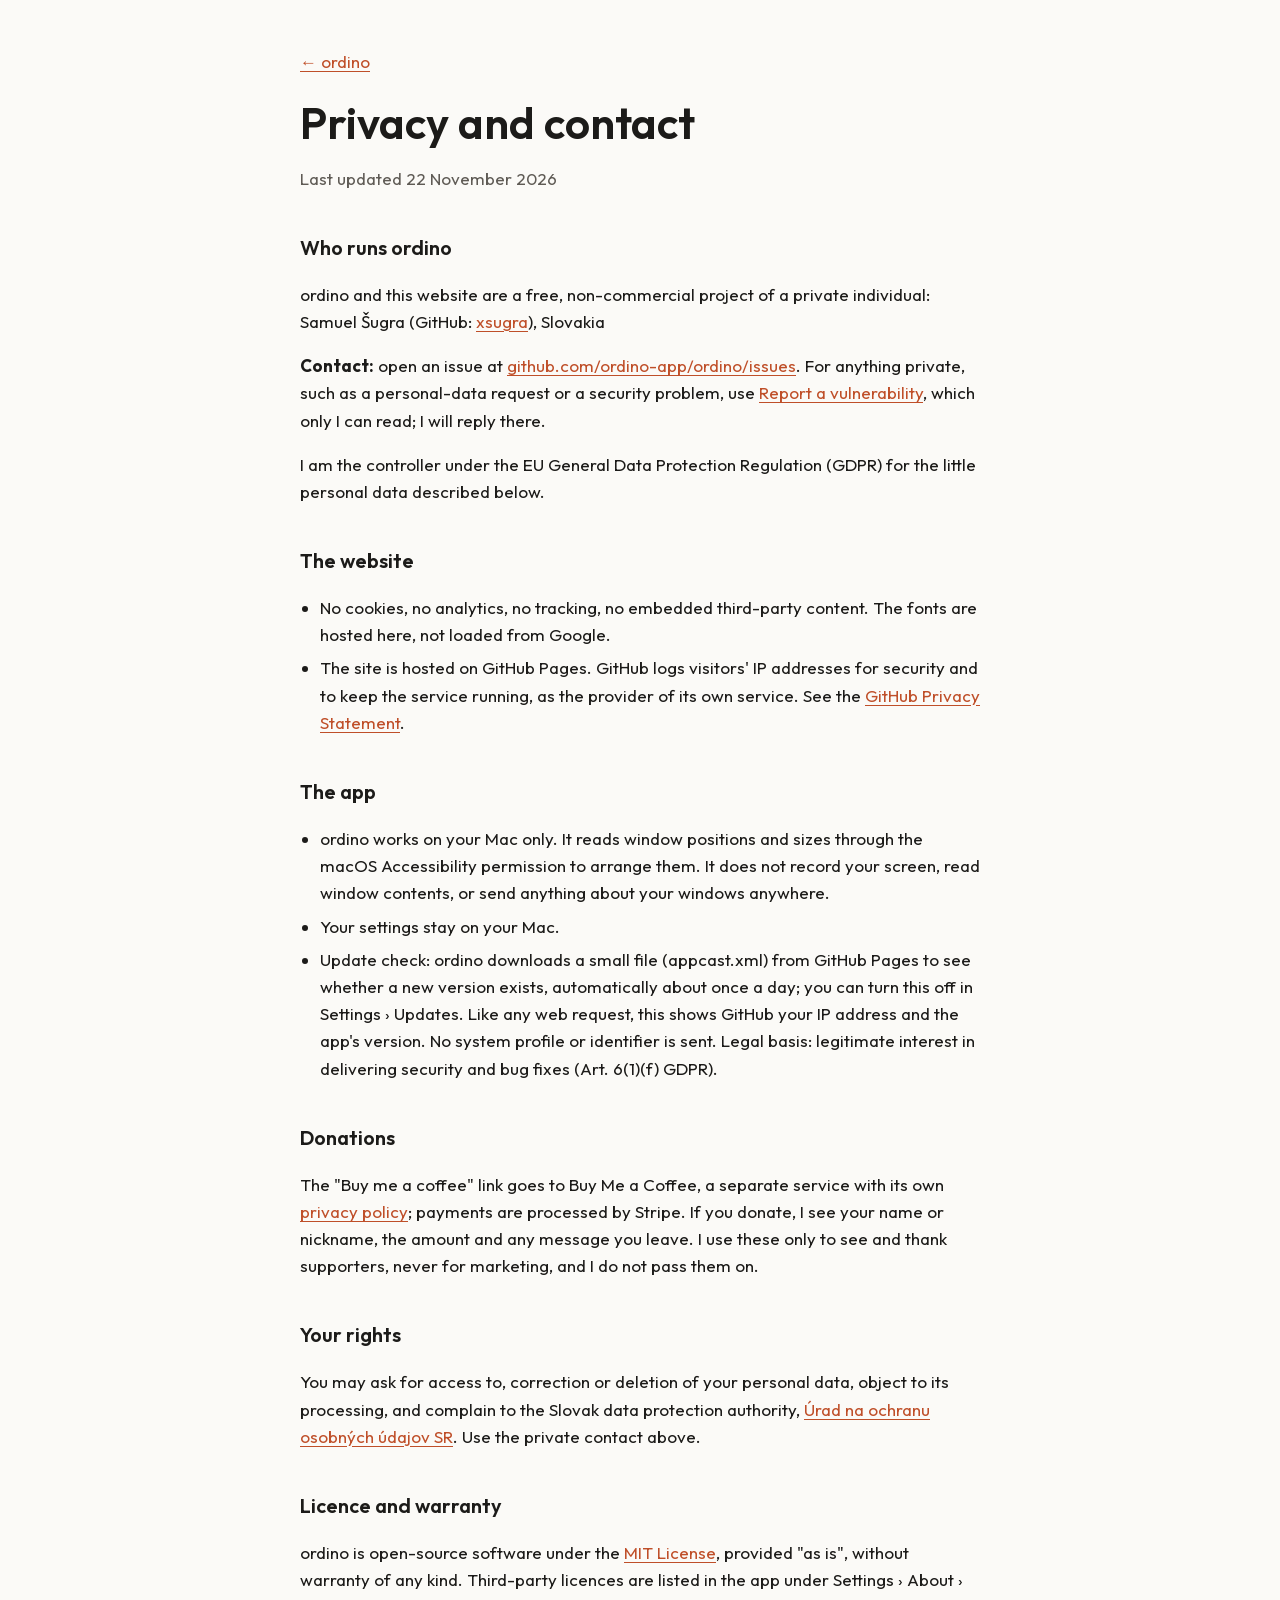
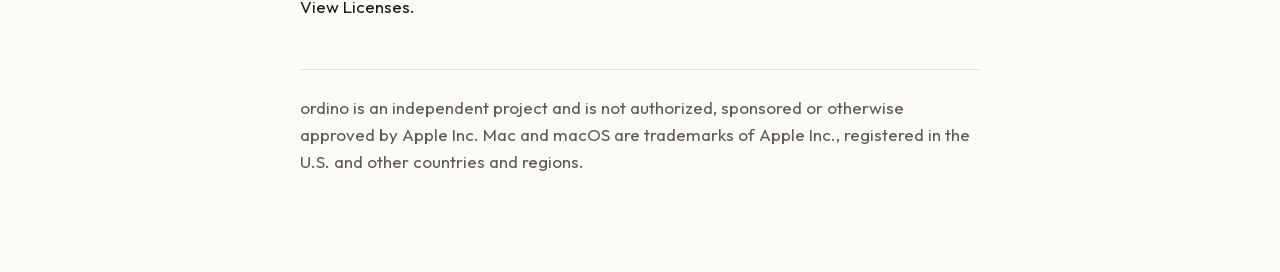
<file: web/privacy.html>
<!doctype html>
<html lang="en">
<head>
<meta charset="utf-8">
<meta name="viewport" content="width=device-width, initial-scale=1">
<title>Privacy and contact · ordino</title>
<meta name="description" content="What the ordino website and app do with your data, and who runs them.">
<link rel="icon" href="favicon.svg" type="image/svg+xml">
<link rel="canonical" href="https://ordino-app.github.io/ordino/privacy.html">
<link href="fonts/fonts.css" rel="stylesheet">
<style>
  :root { --bg: #fbfaf7; --ink: #1c1b19; --muted: #5f5b55; --line: #e4e0d8; --link: #bf4f29; color-scheme: light dark; }
  @media (prefers-color-scheme: dark) { :root { --bg: #141312; --ink: #f2f0eb; --muted: #a8a39a; --line: #2d2b28; --link: #e98a64; } }
  body { margin: 0; background: var(--bg); color: var(--ink); font: 17px/1.6 Outfit, -apple-system, BlinkMacSystemFont, sans-serif; }
  main { max-width: 680px; margin: 0 auto; padding: 48px 16px 80px; }
  h1 { font-size: clamp(32px, 6vw, 44px); line-height: 1.1; margin: 24px 0 8px; font-weight: 600; }
  h2 { font-size: 20px; margin: 40px 0 8px; font-weight: 600; }
  p, li { color: var(--ink); } .muted { color: var(--muted); }
  a { color: var(--link); text-underline-offset: 3px; }
  ul { padding-left: 20px; } li { margin: 6px 0; }
  hr { border: 0; border-top: 1px solid var(--line); margin: 48px 0 24px; }
</style>
</head>
<body>
<main>
  <a href="./">← ordino</a>
  <h1>Privacy and contact</h1>
  <p class="muted">Last updated 22 November 2026</p>

  <h2>Who runs ordino</h2>
  <p>ordino and this website are a free, non-commercial project of a private individual:<br>
  Samuel Šugra (GitHub: <a href="https://github.com/xsugra">xsugra</a>), Slovakia</p>
  <p><strong>Contact:</strong> open an issue at <a href="https://github.com/ordino-app/ordino/issues">github.com/ordino-app/ordino/issues</a>.
  For anything private, such as a personal-data request or a security problem, use
  <a href="https://github.com/ordino-app/ordino/security/advisories/new">Report a vulnerability</a>, which only I can read; I will reply there.</p>
  <p>I am the controller under the EU General Data Protection Regulation (GDPR) for the little personal data described below.</p>

  <h2>The website</h2>
  <ul>
    <li>No cookies, no analytics, no tracking, no embedded third-party content. The fonts are hosted here, not loaded from Google.</li>
    <li>The site is hosted on GitHub Pages. GitHub logs visitors' IP addresses for security and to keep the service running, as the provider of its own service. See the <a href="https://docs.github.com/en/site-policy/privacy-policies/github-general-privacy-statement">GitHub Privacy Statement</a>.</li>
  </ul>

  <h2>The app</h2>
  <ul>
    <li>ordino works on your Mac only. It reads window positions and sizes through the macOS Accessibility permission to arrange them. It does not record your screen, read window contents, or send anything about your windows anywhere.</li>
    <li>Your settings stay on your Mac.</li>
    <li>Update check: ordino downloads a small file (appcast.xml) from GitHub Pages to see whether a new version exists, automatically about once a day; you can turn this off in Settings › Updates. Like any web request, this shows GitHub your IP address and the app's version. No system profile or identifier is sent. Legal basis: legitimate interest in delivering security and bug fixes (Art. 6(1)(f) GDPR).</li>
  </ul>

  <h2>Donations</h2>
  <p>The "Buy me a coffee" link goes to Buy Me a Coffee, a separate service with its own <a href="https://buymeacoffee.com/privacy-policy">privacy policy</a>; payments are processed by Stripe. If you donate, I see your name or nickname, the amount and any message you leave. I use these only to see and thank supporters, never for marketing, and I do not pass them on.</p>

  <h2>Your rights</h2>
  <p>You may ask for access to, correction or deletion of your personal data, object to its processing, and complain to the Slovak data protection authority, <a href="https://dataprotection.gov.sk/">Úrad na ochranu osobných údajov SR</a>. Use the private contact above.</p>

  <h2>Licence and warranty</h2>
  <p>ordino is open-source software under the <a href="https://github.com/ordino-app/ordino/blob/main/LICENSE">MIT License</a>, provided "as is", without warranty of any kind. Third-party licences are listed in the app under Settings › About › View Licenses.</p>

  <hr>
  <p class="muted">ordino is an independent project and is not authorized, sponsored or otherwise approved by Apple Inc. Mac and macOS are trademarks of Apple Inc., registered in the U.S. and other countries and regions.</p>
</main>
</body>
</html>
</file>
<file: web/fonts/fonts.css>
/* latin-ext */
@font-face {
  font-family: 'DM Mono';
  font-style: normal;
  font-weight: 400;
  font-display: swap;
  src: url(dmmono-aFTU7PB1QTsUX8KYthSQBK6PYK3EXw.woff2) format('woff2');
  unicode-range: U+0100-02BA, U+02BD-02C5, U+02C7-02CC, U+02CE-02D7, U+02DD-02FF, U+0304, U+0308, U+0329, U+1D00-1DBF, U+1E00-1E9F, U+1EF2-1EFF, U+2020, U+20A0-20AB, U+20AD-20C4, U+2113, U+2C60-2C7F, U+A720-A7FF;
}
/* latin */
@font-face {
  font-family: 'DM Mono';
  font-style: normal;
  font-weight: 400;
  font-display: swap;
  src: url(dmmono-aFTU7PB1QTsUX8KYthqQBK6PYK0.woff2) format('woff2');
  unicode-range: U+0000-00FF, U+0131, U+0152-0153, U+02BB-02BC, U+02C6, U+02DA, U+02DC, U+0304, U+0308, U+0329, U+2000-206F, U+20AC, U+2122, U+2191, U+2193, U+2212, U+2215, U+FEFF, U+FFFD;
}
/* latin-ext */
@font-face {
  font-family: 'DM Mono';
  font-style: normal;
  font-weight: 500;
  font-display: swap;
  src: url(dmmono-aFTR7PB1QTsUX8KYvumzEY2tbYf-Vlh3uA.woff2) format('woff2');
  unicode-range: U+0100-02BA, U+02BD-02C5, U+02C7-02CC, U+02CE-02D7, U+02DD-02FF, U+0304, U+0308, U+0329, U+1D00-1DBF, U+1E00-1E9F, U+1EF2-1EFF, U+2020, U+20A0-20AB, U+20AD-20C4, U+2113, U+2C60-2C7F, U+A720-A7FF;
}
/* latin */
@font-face {
  font-family: 'DM Mono';
  font-style: normal;
  font-weight: 500;
  font-display: swap;
  src: url(dmmono-aFTR7PB1QTsUX8KYvumzEYOtbYf-Vlg.woff2) format('woff2');
  unicode-range: U+0000-00FF, U+0131, U+0152-0153, U+02BB-02BC, U+02C6, U+02DA, U+02DC, U+0304, U+0308, U+0329, U+2000-206F, U+20AC, U+2122, U+2191, U+2193, U+2212, U+2215, U+FEFF, U+FFFD;
}
/* latin-ext */
@font-face {
  font-family: 'Outfit';
  font-style: normal;
  font-weight: 400 700;
  font-display: swap;
  src: url(outfit-QGYvz_MVcBeNP4NJuktqUYLkn8BJ.woff2) format('woff2');
  unicode-range: U+0100-02BA, U+02BD-02C5, U+02C7-02CC, U+02CE-02D7, U+02DD-02FF, U+0304, U+0308, U+0329, U+1D00-1DBF, U+1E00-1E9F, U+1EF2-1EFF, U+2020, U+20A0-20AB, U+20AD-20C4, U+2113, U+2C60-2C7F, U+A720-A7FF;
}
/* latin */
@font-face {
  font-family: 'Outfit';
  font-style: normal;
  font-weight: 400 700;
  font-display: swap;
  src: url(outfit-QGYvz_MVcBeNP4NJtEtqUYLknw.woff2) format('woff2');
  unicode-range: U+0000-00FF, U+0131, U+0152-0153, U+02BB-02BC, U+02C6, U+02DA, U+02DC, U+0304, U+0308, U+0329, U+2000-206F, U+20AC, U+2122, U+2191, U+2193, U+2212, U+2215, U+FEFF, U+FFFD;
}
</file>
<file: web/assets/system.css>
/*
  taste-skill system.css - the one system for the page. Link it first, then assets/ui/cards.css (the
  feature card, its panel and the fragment placements), then set the palette (--p-*), the fonts and
  the radius set on :root in the page (node scripts/start.mjs prints that block).
  Do not add a second grid, spacing scale, type scale, radius scale, button or card style.
*/

/* ---------------------------------------------------------------- tokens */
:root {
  /* palette (hex only; fx.js reads --bg --surface --ink --muted --accent --accent-ink) */
  --p-bg: #ffffff;
  --p-surface: #f4f4f4;
  --p-ink: #111111;
  --p-muted: #6b6b6b;
  --p-accent: #1a4be0;
  --p-accent-ink: #ffffff;
  --p-action: #1a4be0;      /* buttons, links, focus: the accent, or the ink when the accent is too pale */
  --p-action-ink: #ffffff;
  --p-inv-bg: #111111;
  --p-inv-surface: #1c1c1c;
  --p-inv-ink: #f4f4f4;
  --p-inv-muted: #a3a3a3;
  --p-inv-accent: #ffffff;
  --p-inv-accent-ink: #111111;
  --p-inv-action: #ffffff;
  --p-inv-action-ink: #111111;
  /* the lit ground behind UI and in the closing band (references/cards.md), one per page, tech pages only
     (none on kind other, which is flat): <html data-ground="sand|sky|sage|painting">. system.js gives it to every ground
     that holds UI, on light and dark pages alike; --hue on one panel changes only its accent */
  --ground-bg: #d9ccb7; --ground-surface: #e9e0d2; --ground-ink: #2a2622; --ground-muted: #5a534a; --ground-accent: #a8794a;

  /* fonts */
  --font-display: system-ui, -apple-system, "Segoe UI", sans-serif;
  --font-text: system-ui, -apple-system, "Segoe UI", sans-serif;
  --font-mono: ui-monospace, "SFMono-Regular", Menlo, Consolas, monospace;
  --display-weight: 400;    /* headlines 400; 500 on a tech page (software, gaming, hardware) */
  --display-tracking: -0.025em;

  /* the page rhythm (references/layout-v4.md): one section per screen. The header is fixed and
     --nav tall; every section is padded --padt above and --padb (plus the phone action bar, --bar)
     below, and is exactly one or two screens tall (--h: 1 or 2; --hm on a phone). The hero's words
     start --hgap under the header and its content ends --hpadb above the fold. */
  --nav: 72px;
  --padt: 120px;
  --padb: 72px;
  --hgap: 48px;
  --hpadb: 64px;
  --bar: 0px;
  /* grid: one .wrap (alias .container) for the header, every section and the footer, the same
     --gut on both sides: 1280 wide at x 80-1360 at 1440, 342 at x 24-366 at 390 */
  --container: 1280px;
  --gut: 80px;
  --pad: var(--gut);
  --gutter: 24px;

  /* spacing: 4/8 scale */
  --s-1: 4px;  --s-2: 8px;  --s-3: 12px; --s-4: 16px; --s-5: 24px;
  --s-6: 32px; --s-7: 48px; --s-8: 64px; --s-9: 96px; --s-10: 128px;
  --section: 40px;      /* only a .section outside main (the kit's demo pages); every main > section and
                           footer.closing take --padt and --padb */
  --section-band: 56px; /* the same for an older footer outside footer.closing */
  --head-gap: 48px;     /* the one heading-to-content gap, 32 on a phone (layout.css reads it as --ly-head-gap) */
  --card-pad: 16px;     /* card padding (cards.css sets its own for cards with a panel) */
  --card-gap: 16px;     /* gap between cards */

  /* type scale (the only sizes on the page) */
  --t-label: 13px;
  --t-small: 14px;
  --t-body: 16px;
  --t-lead: 18px;
  --t-card: 18px;
  --t-h3: 24px;
  /* straight lines from the phone size at 390 to the desktop size at 1440 (system.md's table) */
  --t-h2: clamp(30px, 1.72vw + 23.3px, 48px);
  --t-h1: clamp(38px, 3.24vw + 25.4px, 72px);
  /* a big number stays a step under the h2 (VI-11): 38 at 1440, 28 at 390, so it never reads as a
     section heading; a stats row and a price set their own, smaller still */
  --t-stat: clamp(28px, .952vw + 24.29px, 38px);

  /* radius: one scale (soft by default; data-radius on <html> switches it) */
  --r-sm: 8px;  --r-md: 12px; --r-lg: 20px; --r-btn: 8px;

  /* controls (fixed here; a page never adds its own) */
  --btn-h: 44px;
  --btn-h-sm: 36px;
  --nav-h: var(--nav);  /* the older name, kept for the kit's files */
  --icon: 16px;         /* small icons: socials, menu chevrons, mono brand marks */

  /* motion: the one UI ease-out (motion.css --m-ease and ui/base.css --u-ease read it; references/motion.md) */
  --ease: cubic-bezier(.2, .8, .2, 1);
  --dur: 180ms;
}
html[data-radius="sharp"] { --r-sm: 4px; --r-md: 6px;  --r-lg: 8px;  --r-btn: 4px; }
html[data-radius="soft"]  { --r-sm: 8px; --r-md: 12px; --r-lg: 20px; --r-btn: 8px; }
html[data-radius="round"] { --r-sm: 10px; --r-md: 16px; --r-lg: 24px; --r-btn: 999px; }
/* the four lit grounds (references/cards.md); sand is the default above. painting goes with
   painterly-landscape (x.ai's daylight sky over olive hills) */
html[data-ground="sky"]      { --ground-bg: #c6d3df; --ground-surface: #d6e0e9; --ground-ink: #25303a; --ground-muted: #4d5964; --ground-accent: #3f6a92; }
html[data-ground="sage"]     { --ground-bg: #cdd6c6; --ground-surface: #dce3d6; --ground-ink: #262d24; --ground-muted: #535b51; --ground-accent: #6c8e63; }
html[data-ground="painting"] { --ground-bg: #79a8d6; --ground-surface: #a6c4e2; --ground-ink: #16212c; --ground-muted: #273949; --ground-accent: #9c9b3c; }
/* cards.css takes its card and panel radii from this scale */
html[data-radius] .card { --c-r: var(--r-lg); }
html[data-radius] .panel { --p-r: var(--r-md); }

/* a phone: the header 56, the sections padded 96 / 48, the hero's words 40 under the header and its
   content ending 24 above the fold, 24 at both sides, 12 between columns */
@media (max-width: 639px) {
  :root { --nav: 56px; --padt: 96px; --padb: 48px; --hgap: 40px; --hpadb: 24px; --gut: 24px; --gutter: 12px; --card-gap: 12px; --head-gap: 32px; }
}
@media (min-width: 640px) {
  :root { --gut: 48px; --section: 48px; --section-band: 72px; --card-pad: 24px; }
}
@media (min-width: 1024px) {
  :root { --gut: 80px; --section: 56px; --section-band: 96px; --card-gap: 24px;
          --t-lead: 20px; --t-card: 20px; --t-h3: 28px; }
  /* a place (and a local service): the 1200 column at x 120-1320 */
  html[data-type="place"] { --gut: 120px; --container: 1200px; }
}
/* a place (VI-06, ST-96, PH-23): its own smaller type (h1 48/53 and 32/37, h2 32/40 and 24/30, titles
   and the sub-line 20 and 18), the Recipe 3 hero's gap under its photograph (40, 24 on a phone),
   square photographs and cards and 2px buttons, whatever data-radius and data-buttons say */
:root[data-type="place"] {
  --hgap: 40px;
  --t-h1: clamp(32px, 1.524vw + 26.06px, 48px);
  --t-h2: clamp(24px, .762vw + 21px, 32px);
  --t-h3: clamp(20px, .381vw + 18.51px, 24px);
  --r-sm: 2px; --r-md: 0px; --r-lg: 0px; --r-btn: 2px;
}
:root[data-type="place"] :is(h1, .t-h1) { line-height: 1.104; }
:root[data-type="place"] :is(h2, .t-h2) { line-height: 1.25; }
@media (max-width: 639px) {
  :root[data-type="place"] { --hgap: 24px; }
  :root[data-type="place"] :is(h1, .t-h1) { line-height: 1.156; }
}

/* ---------------------------------------------------------------- grounds (at most three) */
:root, .ground-base {
  --bg: var(--p-bg); --surface: var(--p-surface); --ink: var(--p-ink); --muted: var(--p-muted);
  --accent: var(--p-accent); --accent-ink: var(--p-accent-ink); --card: var(--p-surface);
  --action: var(--p-action); --action-ink: var(--p-action-ink);
}
.ground-surface {
  --bg: var(--p-surface); --surface: var(--p-bg); --ink: var(--p-ink); --muted: var(--p-muted);
  --accent: var(--p-accent); --accent-ink: var(--p-accent-ink); --card: var(--p-bg);
  --action: var(--p-action); --action-ink: var(--p-action-ink);
}
.ground-inverse {
  --bg: var(--p-inv-bg); --surface: var(--p-inv-surface); --ink: var(--p-inv-ink); --muted: var(--p-inv-muted);
  --accent: var(--p-inv-accent); --accent-ink: var(--p-inv-accent-ink); --card: var(--p-inv-surface);
  --action: var(--p-inv-action); --action-ink: var(--p-inv-action-ink);
}
:root, .ground-base, .ground-surface, .ground-inverse {
  --line: color-mix(in oklab, var(--ink) 11%, transparent);
  --line-strong: color-mix(in oklab, var(--ink) 20%, transparent);
  /* effects (fx.js) and UI fragments (assets/ui) take the colours of the ground they sit on */
  --fx-bg: var(--bg); --fx-surface: var(--surface); --fx-ink: var(--ink); --fx-muted: var(--muted);
  --fx-accent: var(--accent); --fx-accent-ink: var(--accent-ink);
  --ui-font: var(--font-text); --ui-mono: var(--font-mono); --ui-radius: var(--r-md);
}
.ground-base, .ground-surface, .ground-inverse { background: var(--bg); color: var(--ink); }

/* ---------------------------------------------------------------- base */
*, *::before, *::after { box-sizing: border-box; }
/* an anchor lands on the section's top (the judge's frame): the fixed header covers --nav of its --padt */
html { -webkit-text-size-adjust: 100%; scroll-padding-top: 0; scroll-behavior: auto; margin: 0; }
body {
  margin: 0; background: var(--bg); color: var(--ink);
  font: 400 var(--t-body)/1.55 var(--font-text);
  -webkit-font-smoothing: antialiased; text-rendering: optimizeLegibility; overflow-x: clip;
}
img, svg, video, canvas { display: block; max-width: 100%; }
/* hidden means hidden, also on an img the line above makes a block (a menu tab's photograph, a peek photograph) */
[hidden] { display: none !important; }
img, video { height: auto; }
a { color: inherit; text-decoration: none; }
button { font: inherit; color: inherit; }
h1, h2, h3, h4, p, ul, ol, figure, blockquote { margin: 0; }
ul, ol { padding: 0; list-style: none; }
h1, h2, h3, h4 {
  font-family: var(--font-display); font-weight: var(--display-weight);
  letter-spacing: var(--display-tracking); text-wrap: balance; overflow-wrap: break-word;
  /* a long word (a German compound at 390) breaks at a syllable with a hyphen, in the language of <html lang>;
     only words of 10 letters or more, 4 at least on each side, so a short English heading never breaks */
  hyphens: auto; -webkit-hyphens: auto; hyphenate-limit-chars: 10 4 4;
}
h1, .t-h1 { font-size: var(--t-h1); line-height: 1.04; }
h2, .t-h2 { font-size: var(--t-h2); line-height: 1.1; }
h3, .t-h3 { font-size: var(--t-h3); line-height: 1.2; }
h4, .t-card { font-family: var(--font-text); font-weight: 500; font-size: var(--t-card); line-height: 1.3; letter-spacing: -0.01em; }
p { text-wrap: pretty; }
.t-lead  { font-size: var(--t-lead); line-height: 1.5; }
.t-body  { font-size: var(--t-body); line-height: 1.55; }
.t-small { font-size: var(--t-small); line-height: 1.5; }
.t-label { font-size: var(--t-label); font-weight: 500; line-height: 1.4; letter-spacing: 0.01em; }
.t-stat  { font-family: var(--font-display); font-weight: var(--display-weight); font-size: var(--t-stat);
           line-height: 1; letter-spacing: var(--display-tracking); font-variant-numeric: tabular-nums; }
.muted { color: var(--muted); }
.mono  { font-family: var(--font-mono); }
.measure { max-width: 62ch; }
:focus-visible { outline: 2px solid var(--action); outline-offset: 2px; border-radius: 2px; }
::selection { background: color-mix(in oklab, var(--accent) 30%, transparent); }

/* ---------------------------------------------------------------- grid */
.wrap, .container { width: min(100% - 2 * var(--gut), var(--container)); margin-inline: auto; padding-inline: 0; }
.grid { display: grid; grid-template-columns: repeat(12, minmax(0, 1fr)); column-gap: var(--gutter); row-gap: var(--card-gap); }
.grid > * { min-width: 0; grid-column: 1 / -1; }
.section { padding-block: var(--section); }

/* ---------------------------------------------------------------- one section per screen
   The page is a stack of screens. Framed at scrollY = k x the screen height, a shot shows exactly one
   section: the hero alone on the first screen, every other section (and footer.closing, the close and
   the footer in one) exactly one or two screens tall, its h2 first, --padt under its top. Heights
   and padding do it: no pinning, snapping or script.
     <section class="section" id=".." style="--h: 2">     (2 screens; --hm sets a phone's count alone)
       <div class="wrap"> the h2 first, then the content </div>     (the one in-flow child)
     </section>
   A layer (a full-bleed photograph or ground behind the words) is an <img class="layer" aria-hidden="true">
   beside the .wrap. Content must fit: one screen holds 708px of content at 1440x900 (900 - 120 - 72),
   two hold 1,608 (the second screen's part starts --padt under its top with .g2). From 640 to 1279 a
   section keeps at least its screens and grows past them rather than overlap the next. */
main > :is(section, .section), footer.closing {
  position: relative; box-sizing: border-box;
  height: calc(var(--h, 1) * 100vh); height: calc(var(--h, 1) * 100svh);
  padding: var(--padt) 0 calc(var(--padb) + var(--bar));
}
main > :is(section, .section) > :is(.wrap, .container), footer.closing > .wrap { position: relative; z-index: 1; height: 100%; }
main > :is(section, .section) > :is(.wrap, .container):not(.grid) { display: flex; flex-direction: column; }
/* a .wrap that is the section's grid too (class="wrap grid"): its rows start at the top */
main > :is(section, .section) > :is(.wrap, .container).grid { align-content: start; }
/* .fill: the block that takes what the screen leaves under the heading (a photograph, a frame) */
main > :is(section, .section) > .wrap > .fill { flex: 1 1 0; min-height: 0; }
/* two screens as two groups: row 1 the h2 and the first group, row 2 the rest (no second h2), starting
   --padt under the second screen's top, so the second shot looks like any other section */
main > :is(section, .section).g2, footer.closing.g2 { --h: 2; }
main > :is(section, .section).g2 > :is(.wrap, .container), footer.closing.g2 > .wrap { display: grid; grid-template-rows: minmax(0, 1fr) minmax(0, 1fr); row-gap: calc(var(--padt) + var(--padb) + var(--bar)); }
main > :is(section, .section).g2 > :is(.wrap, .container) > *, footer.closing.g2 > .wrap > * { min-height: 0; align-self: start; }
main > :is(section, .section).g2 > :is(.wrap, .container) > :is(.group, .fill) { align-self: stretch; }
/* a group: one screen's part of a .g2 section (its h2 and first rows, or the rest) */
.group { display: flex; flex-direction: column; min-height: 0; }
/* each screen's card row runs down to that screen's foot (the cards stretch, their panels grow), so
   the second screen of a .g2 is never a short row over an empty ground; both rows end on the same line */
@media (min-width: 1024px) {
  main > :is(section, .section).g2 > .wrap > .grid:last-child,
  main > :is(section, .section).g2 > .wrap > .group > .grid:last-child { align-self: stretch; flex: 1 1 auto; min-height: 0; }
}
.group > .fill { flex: 1 1 0; min-height: 0; }
@media (min-width: 640px) and (max-width: 1279px) {
  main > :is(section, .section):not(.hero, .section--hero), footer.closing {
    height: auto; min-height: calc(var(--h, 1) * 100vh); min-height: calc(var(--h, 1) * 100svh);
  }
  /* the section is a column and its .wrap takes all of it, so a .fill (a photograph, a frame) still
     grows to the section's foot (a min-height percentage would not resolve, leaving it at its least) */
  /* :where() keeps it at no weight, so a page's own phone- or tablet-only hiding (section.desk-only { display: none }) wins */
  :where(main > :is(section, .section):not(.hero, .section--hero), footer.closing) { display: flex; flex-direction: column; }
  main > :is(section, .section):not(.hero, .section--hero) > :is(.wrap, .container), footer.closing > .wrap { flex: 1 0 auto; height: auto; min-height: 0; }
}
/* a phone: lvh (the screen with its bars hidden) for every section but the hero; --hm when stacking
   makes the content taller than the desktop count */
@media (max-width: 639px) {
  /* at least its screens, never less: content a screen cannot hold makes the section taller (the rhythm
     check then asks for --hm: 2 or less content); a fixed height would lay its last rows over the next
     section, the fault the phone shots showed most (a list under the closing heading and its button) */
  main > :is(section, .section):not(.hero, .section--hero), footer.closing {
    height: auto; min-height: calc(var(--hm, var(--h, 1)) * 100vh); min-height: calc(var(--hm, var(--h, 1)) * 100lvh);
  }
  /* one grid row at least the screens tall that grows with the .wrap's content: the .wrap is stretched to
     it, so its .fill and its two groups still share a definite height */
  /* (at no weight, as on the tablet: a page's own section.desk-only { display: none } still hides it) */
  :where(main > :is(section, .section):not(.hero, .section--hero):has(> :is(.wrap, .container)), footer.closing) {
    display: grid; grid-template-columns: minmax(0, 1fr); grid-template-rows: 1fr; grid-auto-rows: auto;
  }
  main > :is(section, .section):not(.hero, .section--hero) > :is(.wrap, .container), footer.closing > .wrap { height: auto; }
  main > :is(section, .section).g2m, footer.closing.g2m { --hm: 2; }
  main > :is(section, .section).g2m > :is(.wrap, .container), footer.closing.g2m > .wrap { display: grid; grid-template-rows: minmax(0, 1fr) minmax(0, 1fr); row-gap: calc(var(--padt) + var(--padb) + var(--bar)); }
  /* stacked in one, the two groups keep the open cards' 32px, so the first group's last panel never meets
     the next card's title */
  main > :is(section, .section).g2:not(.g2m) > :is(.wrap, .container) { display: flex; row-gap: var(--s-6); }
  /* what the two screens leave goes around the second group, so it opens below the header, not on the fold */
  main > :is(section, .section).g2:not(.g2m) > :is(.wrap, .container) > :last-child { margin-block: auto; }
  main > :is(section, .section).g2:not(.g2m) > :is(.wrap, .container) > * { align-self: stretch; }
}
/* a layer: the photograph or ground of a whole section, under its words, edge to edge */
main > :is(section, .section) > :is(img, video, canvas, picture).layer,
footer.closing > :is(img, video, canvas, picture).layer {
  position: absolute; inset: 0; z-index: 0; width: 100%; height: 100%; max-width: none; object-fit: cover; object-position: var(--pos, 50% 50%);
}
main > :is(section, .section) > picture.layer > img { width: 100%; height: 100%; object-fit: cover; }

/* the hero: exactly the first screen, the fixed header over its top. Its words start --hgap under the
   header (--photo adds a full-bleed photograph's height above them on a place); its content ends
   --hpadb above the fold, and nothing of the next section shows, at 1440, 1024, 820 and 390.
     <section class="hero hero--<type>"><div class="wrap"><div class="hero-text"> .. </div>[one strip]</div></section>
   .hero-text holds the whole composition (the words, and the picture or window beside or under them);
   one docked strip (logos, three facts) may follow it, at most 96px, desktop only. */
main > :is(.hero, .section--hero) {
  height: 100vh; height: 100svh; min-height: 0;
  padding: calc(var(--nav) + var(--photo, 0px) + var(--hgap)) 0 calc(var(--hpadb) + var(--bar));
}
:is(.hero, .section--hero) > .wrap { height: 100%; display: grid; grid-template-rows: minmax(0, 1fr) auto; row-gap: var(--s-7); }
:is(.hero, .section--hero) > .wrap > .hero-text { min-height: 0; }
/* a phone: the hero is at least the first screen and grows when a short phone (320x640) cannot hold its
   words, buttons and picture, so nothing of it lies over the next section or under the header */
@media (max-width: 639px) {
  main > :is(.hero, .section--hero) { height: auto; min-height: 100vh; min-height: 100svh; }
  main > :is(.hero, .section--hero):has(> :is(.wrap, .container)) { display: grid; grid-template-columns: minmax(0, 1fr); grid-template-rows: 1fr; grid-auto-rows: auto; }
  main > :is(.hero, .section--hero) > :is(.wrap, .container) { height: auto; }
}
:is(.hero, .section--hero) > .wrap > .hero-strip { grid-row: 2; max-height: 96px; }
@media (max-width: 639px) { :is(.hero, .section--hero) > .wrap > .hero-strip { display: none; } }
.section--hero .section-head { max-width: 860px; }
/* the starter's own hero (hero-split): the words on span-5 top-aligned, the picture on span-6 start-7
   as tall as the hero's content box (at most 716 at 1440x900); a phone stacks words, then the picture
   in what is left */
.hero-text.hero-split { height: 100%; align-items: stretch; }
.hero-split > .hero-copy { align-self: start; }
.hero-split > .hero-visual { position: relative; min-height: 0; height: 100%; }
@media (max-width: 1023px) {
  .hero-text.hero-split { display: flex; flex-direction: column; gap: var(--s-6); }
  .hero-split > .hero-visual { flex: 1 1 0; min-height: 200px; height: auto; }
}
.hero-copy > * + * { margin-top: var(--s-5); }
/* the h1 first in the words' column: its capitals start on the picture's top line, not the line box's
   (the leading above the capitals would put the words about 12px under the photograph's top) */
.hero-copy > h1:first-child { text-box: trim-start cap alphabetic; }
.hero-copy > .btn-row { margin-top: var(--s-6); }
/* three short facts at the foot of the words' column, on the picture's bottom line (no dead space
   under the buttons): <dl class="hero-facts"><div><dt>..</dt><dd>..</dd></div> x3</dl> */
@media (min-width: 1024px) {
  .hero-split > .hero-copy { height: 100%; display: flex; flex-direction: column; }
  .hero-split > .hero-copy > .hero-facts { margin-top: auto; }
}
.hero-facts { display: grid; grid-template-columns: repeat(3, minmax(0, 1fr)); gap: var(--s-5) var(--gutter); margin: 0; }
.hero-facts > div { display: grid; gap: var(--s-1); align-content: start; }
.hero-facts dt { font-size: var(--t-small); color: var(--muted); }
.hero-facts dd { margin: 0; font-weight: 500; }
@media (max-width: 1023px) { .hero-facts { display: none; } }
/* a notice line above the h1 (changed hours, a delivery cut-off): one line with a number, static,
   starting on the left line like the h1 under it */
.hero-notice { font-size: var(--t-small); font-weight: 500; color: var(--ink); }
.hero-notice b, .hero-notice strong { font-weight: 500; color: var(--accent); }
.hero-copy > .hero-notice + h1 { margin-top: var(--s-5); }

/* a phone: open tiles from a row of three or four (rooms, goods, beans) go two-up, an odd last one
   across the row, so a row of three fits one 844px screen (stacked one under another they need two) */
@media (max-width: 639px) {
  .grid > .tile:is(.span-3, .span-4) { grid-column: auto / span 6; }
  .grid > .tile:is(.span-3, .span-4):nth-child(odd of .tile):nth-last-child(1 of .tile) { grid-column: 1 / -1; }
  .grid > .tile:is(.span-3, .span-4) .tile__head { flex-wrap: wrap; gap: 0 var(--s-2); }
}
/* a phone: open cards (words on the ground, the panel under them) stacked one under another keep 32px
   between a panel's foot and the next card's title, so a title never reads as the panel's caption */
@media (max-width: 639px) { .grid:has(> .card--open) { row-gap: var(--s-6); } }
/* a phone stacks a two-screen section's four open tiles into its two screens: their panels take 180px (a wide
   crop), so the h2 and the first two tiles of two lines each end on the first screen and the four inside both,
   not a third of a screen past. A page that sets its group's own --p-h (#features .panel) sets its phone value
   too, as the starter does */
@media (max-width: 639px) { main > :is(section, .section).g2 .card--open > .panel { --p-h: 180px; } }
/* spans: desktop >= 1024. Tablet 640-1023: text cards on span-3 and span-6 go two-up; cards with a
   panel (a visual needs the width; the one exception is a span-6 pair, below)
   and everything else (split text and visuals, span-4 cards, span-5/7/8 blocks) take the full row, so a split stacks and no row is left half empty. Phone < 640: one column. */
@media (min-width: 640px) and (max-width: 1023px) {
  .grid > .card.span-3:not(:has(> .panel)), .grid > .card.span-6:not(:has(> .panel)) { grid-column: auto / span 6; }
  /* the one exception with a panel: a 2x2 (or a pair) of span-6 cards stays two-up from 720px (a panel
     of about 310px and more, wide enough for a kit fragment), so four cards take one or two screens
     at 768-820 instead of a card per row (four stacked panels run past two screens). Split cards and
     every other span keep the full row. Under 720 a card per row. */
  @media (min-width: 720px) {
    .grid > .card.span-6:has(> .panel):not(.card--split) { grid-column: auto / span 6; }
    .grid > .card.span-6:has(> .panel):not(.card--split):nth-child(odd of .card.span-6):nth-last-child(1 of .card.span-6) { grid-column: 1 / -1; }
  }
  /* open tiles (rooms, models, people, a photo pair) go two-up; an odd last one takes the row */
  .grid > .tile:is(.span-3, .span-4, .span-6) { grid-column: auto / span 6; }
  .grid > .tile:is(.span-3, .span-4, .span-6):nth-child(odd of .tile):nth-last-child(1 of .tile) { grid-column: 1 / -1; }
}
@media (min-width: 1024px) {
  .span-2  { grid-column: auto / span 2; }
  .span-3  { grid-column: auto / span 3; }
  .span-4  { grid-column: auto / span 4; }
  .span-5  { grid-column: auto / span 5; }
  .span-6  { grid-column: auto / span 6; }
  .span-7  { grid-column: auto / span 7; }
  .span-8  { grid-column: auto / span 8; }
  .span-9  { grid-column: auto / span 9; }
  .span-10 { grid-column: auto / span 10; }
  .span-12 { grid-column: auto / span 12; }
  .start-1 { grid-column-start: 1; } .start-2 { grid-column-start: 2; } .start-3 { grid-column-start: 3; }
  .start-5 { grid-column-start: 5; } .start-6 { grid-column-start: 6; } .start-7 { grid-column-start: 7; }
  .start-4 { grid-column-start: 4; } .start-8 { grid-column-start: 8; } .start-9 { grid-column-start: 9; }
  .start-10 { grid-column-start: 10; }
  /* a split is top-aligned: the words' first line and the picture's top on one line (never centred
     against each other, never mirrored: text left, the visual right, on every split of the page) */
  .grid--middle, .grid--top { align-items: start; }
}
/* card rows: every card in a row the same height (a plain .grid stretches them) */
.grid:is(.grid--middle, .grid--top) > .card { align-self: stretch; }
/* 1024-1279: a span-4 card's panel would be about 220px wide, too narrow for real UI. Cards with a
   panel on span-4 go two-up, a span-8 one takes the row, and an odd last one takes the row too
   (steps, proof row: two, then one wide; bento: the wide card, then the four small ones two by two) */
@media (min-width: 1024px) and (max-width: 1279px) {
  .grid > .card.span-4:has(> .panel) { grid-column: auto / span 6; }
  .grid > .card.span-8:has(> .panel),
  .grid > .card.span-4:has(> .panel):nth-child(odd of .card.span-4):nth-last-child(1 of .card.span-4) { grid-column: 1 / -1; }
}

/* ---------------------------------------------------------------- section heading */
.section-head { max-width: 760px; margin-bottom: var(--head-gap); display: grid; gap: var(--s-4); }
/* every heading starts on the left line (a centred head among left ones reads as a mistake): the
   old centred head is left-aligned too */
.section-head--center { text-align: left; justify-items: start; }
/* a head row: the h2 (and its line) left, one link or the section's button at the right line */
.section-head--split { max-width: none; display: flex; align-items: end; justify-content: space-between; gap: var(--s-5); flex-wrap: wrap; }
.section-head--split > div { display: grid; gap: var(--s-4); max-width: 760px; }
.section-head p { color: var(--ink); font-size: var(--t-lead); line-height: 1.5; max-width: 60ch; }
.section-head--row { max-width: none; display: flex; align-items: end; justify-content: space-between; gap: var(--s-5); flex-wrap: wrap; }
.section-head--row > div { display: grid; gap: var(--s-4); max-width: 760px; }
/* the hero row (hero-product, hero-cycle): the h1 and its line left, the buttons right, across 1280 */
.section--hero .section-head--row { max-width: none; }

/* ---------------------------------------------------------------- buttons (one pair, a dealt look)
   One pair a page, .btn--primary and .btn--secondary, in the look dealt with the page (sections.md)
   and set once on <html data-buttons>; the markup never changes:
     solid  filled primary, outlined secondary, the radius scale (Figma; the default)
     pill   pills, a chevron after the primary's label, a tinted secondary (x.ai)
     tonal  the radius scale, a tinted secondary with no outline (Linear, Vercel)
     arrow  an arrow after the primary's label; the secondary is a text link with an arrow (Stripe)
     block  near-square corners, 48px tall; the secondary is an underlined text link (shops, hotels) */
.btn {
  display: inline-flex; align-items: center; justify-content: center; gap: var(--s-2);
  height: var(--btn-h); padding: 0 var(--s-5); border-radius: var(--r-btn); border: 1px solid transparent;
  font: 500 var(--t-body)/1 var(--font-text); letter-spacing: 0; white-space: nowrap; cursor: pointer;
  transition: background-color var(--dur) var(--ease), color var(--dur) var(--ease), border-color var(--dur) var(--ease), text-decoration-color var(--dur) var(--ease);
}
.btn--primary { background: var(--action); color: var(--action-ink); }
.btn--primary:hover { background: color-mix(in oklab, var(--action) 86%, var(--ink)); }
/* an inverted primary (the action is the ground's ink: a brand band, a lit ground): its hover steps toward the ground, as the filled one steps toward the ink */
.ground-brand .btn--primary:hover { background: color-mix(in oklab, var(--action) 88%, var(--bg)); }
/* the ground's own colour with a clear border: never grey on grey, readable on an effect too */
.btn--secondary { background: var(--bg); color: var(--ink); border-color: var(--line-strong); }
.btn--secondary:hover { background: color-mix(in oklab, var(--bg) 94%, var(--ink)); border-color: color-mix(in oklab, var(--ink) 35%, transparent); }
.btn--sm { height: var(--btn-h-sm); padding: 0 var(--s-4); font-size: var(--t-small); }
html[data-buttons="pill"] { --r-btn: 999px; }
html[data-buttons="block"] { --r-btn: 2px; --btn-h: 48px; }
html:is([data-buttons="pill"], [data-buttons="tonal"]) .btn--secondary { background: color-mix(in oklab, var(--ink) 8%, var(--bg)); border-color: transparent; }
html:is([data-buttons="pill"], [data-buttons="tonal"]) .btn--secondary:hover { background: color-mix(in oklab, var(--ink) 14%, var(--bg)); border-color: transparent; }
/* arrow and block: the secondary is a text link at the button's height (no box: one button look) */
html:is([data-buttons="arrow"], [data-buttons="block"]) .btn--secondary {
  background: none; border-color: transparent; padding-inline: var(--s-2);
  text-decoration: underline; text-underline-offset: 4px; text-decoration-color: var(--line-strong);   /* the .link look */
}
html:is([data-buttons="arrow"], [data-buttons="block"]) .btn--secondary:hover { background: none; border-color: transparent; text-decoration-color: currentColor; }
/* the glyph after a label: a chevron (pill) or an arrow (arrow), drawn so every font shows the same */
html[data-buttons="pill"] .btn--primary::after,
html[data-buttons="arrow"] :is(.btn--primary, .btn--secondary)::after {
  content: ""; flex: none; width: 12px; height: 12px; margin-right: -2px; background: currentColor;
  -webkit-mask: var(--btn-glyph) center / contain no-repeat; mask: var(--btn-glyph) center / contain no-repeat;
  transition: transform var(--dur) var(--ease);
}
html[data-buttons="pill"] { --btn-glyph: url("data:image/svg+xml,%3Csvg xmlns='http://www.w3.org/2000/svg' viewBox='0 0 12 12'%3E%3Cpath d='M4.5 2.5 8 6l-3.5 3.5' fill='none' stroke='black' stroke-width='1.6' stroke-linecap='round' stroke-linejoin='round'/%3E%3C/svg%3E"); }
html[data-buttons="arrow"] { --btn-glyph: url("data:image/svg+xml,%3Csvg xmlns='http://www.w3.org/2000/svg' viewBox='0 0 12 12'%3E%3Cpath d='M1.5 6h8.5M6.5 2.5 10 6l-3.5 3.5' fill='none' stroke='black' stroke-width='1.5' stroke-linecap='round' stroke-linejoin='round'/%3E%3C/svg%3E"); }
@media (hover: hover) and (pointer: fine) { html:is([data-buttons="pill"], [data-buttons="arrow"]) .btn:hover::after { transform: translateX(3px); } }
.btn:active { transform: translateY(1px) scale(.985); }
.btn--arrow::after { content: "\2192"; transition: transform var(--dur) var(--ease); }
@media (hover: hover) and (pointer: fine) { .btn--arrow:hover::after { transform: translateX(3px); } }
/* the drawn arrow (assets/motion: its stem grows and its head moves 3px on hover), the last child of
   a primary button, a pill or a link: <svg class="m-arrow" viewBox="0 0 12 12" aria-hidden="true">
   <path class="m-arrow__stem" d="M1 6h8"/><path class="m-arrow__head" d="M4.5 2.5 8 6l-3.5 3.5"/></svg>.
   It replaces the dealt glyph, so a button never shows two */
.m-arrow { flex: none; width: 12px; height: 12px; margin-right: -2px; overflow: visible;
           fill: none; stroke: currentColor; stroke-width: 1.6; stroke-linecap: round; stroke-linejoin: round; }
.btn--xl .m-arrow { width: 0.62em; height: 0.62em; stroke-width: 1.4; }
:is(.btn, .link, .pill):has(> .m-arrow)::after { content: none; display: none; }
.btn-row { display: flex; flex-wrap: wrap; gap: var(--s-3); align-items: center; }
.section-head--center .btn-row { justify-content: center; }
/* on the phone every button row stacks full width */
@media (max-width: 639px) {
  .btn-row { flex-direction: column; align-items: stretch; width: 100%; justify-self: stretch; }
  /* full width, the second action is a text link at the button's height under the filled one (an
     outline across the whole screen reads as a rule, a pale fill as a switched-off button) */
  .btn-row > .btn--secondary { background: none; border-color: transparent; text-decoration: underline; text-underline-offset: 4px; text-decoration-color: var(--line-strong); }
  .section-head--split > .btn { width: 100%; }
}
.link { display: inline-flex; align-items: center; gap: var(--s-2); font-weight: 500; color: var(--ink);
        text-decoration: underline; text-decoration-color: var(--line-strong); text-underline-offset: 4px;
        transition: text-decoration-color var(--dur) var(--ease); }
.link:hover { text-decoration-color: currentColor; }
.link::after { content: "\2192"; display: inline-block; text-decoration: none; transition: transform var(--dur) var(--ease); }
@media (hover: hover) and (pointer: fine) { .link:hover::after { transform: translateX(3px); } }
.pill { display: inline-flex; align-items: center; gap: var(--s-2); height: 32px; padding: 0 var(--s-3);
        border-radius: 999px; border: 1px solid var(--line); background: var(--card);
        font-size: var(--t-label); color: var(--ink); }
.pill .muted { color: var(--muted); }

/* ---------------------------------------------------------------- card (one style) */
.card {
  display: flex; flex-direction: column; gap: var(--s-2); min-width: 0;
  background: var(--card); border: 1px solid var(--line); border-radius: var(--r-lg); padding: var(--card-pad);
}
/* small titles in the text face: a display face at 20px (a condensed or hairline serif) reads smaller than the body */
.card > h3, .card > h4, .card--plan h3 { font-family: var(--font-text); font-weight: 500; font-size: var(--t-card); line-height: 1.3; letter-spacing: -0.01em; }
/* the type floor (system.md): text people read is 16px or more in ink; cards.css sets it for its
   card text, this for a plain card's lines */
.card > p { color: var(--ink); font-size: var(--t-body); max-width: 52ch; }
/* at most two boxes one inside the other (sections.md): a card whose panel holds UI drops its own
   box, so its title and lines sit on the page ground over the panel (Figma's tiles), or runs the
   panel flush to its sides and bottom (cards.css .panel--flush) */
.card.card--open { --c-pad: 0px; background: none; border: 0; box-shadow: none; padding: 0; overflow: visible; }
.card.card--open > .panel { margin: var(--s-5) 0 0; border-radius: var(--r-lg); }
.card.card--open > .panel--top { margin: 0 0 var(--s-5); }
.card--plan.is-featured { border-color: var(--action); box-shadow: inset 0 0 0 1px var(--action); }
/* cards.css (linked after this file) sets .card { gap: 0 } for feature cards; a plan keeps its 16px rows */
.card.card--plan { gap: var(--s-4); }

/* ---------------------------------------------------------------- visuals: panels and frames
   A card's .panel (the inset visual), .stage and the placements (.at-corner, .at-rise, .at-over,
   .at-right, .at-center, .stage--fade-*) come from assets/ui/cards.css (references/cards.md).
   This file adds the frames (hero, split, square, closing band) and lets a .stage work inside them.
   The grounds' colours: system.js lights every ground that holds UI (see there). */
:not(.card) > .panel { border-radius: var(--p-r, var(--r-md)); }   /* a panel on its own: four round corners */
.menu-card .panel { --p-h: 160px; }
.frame {
  position: relative; isolation: isolate; overflow: clip; display: flex; align-items: center; justify-content: center;
  background: var(--surface); border-radius: var(--r-lg); border: 1px solid var(--line);
  padding: clamp(var(--s-4), 4vw, var(--s-7));
}
/* a zero-width spacer keeps --ratio (height / width) as the frame's minimum height */
.frame::before { content: ""; flex: none; width: 0; padding-top: var(--ratio, 0px); }
/* an object or scene (assets/objects) and a photograph (.frame__img) fill the frame themselves */
.frame > :not(canvas, .stage, .loop-pause, .frame__fx, .frame__img, [data-print], [data-scene], .print3d) { position: relative; max-width: 100%; min-width: 0; }
/* a photograph is a plain rectangle in its frame: no border, no print, no filter */
.frame--photo { padding: 0; border: 0; }
/* .frame--fill: as tall as its row (a split's picture beside the words, down to the section's foot);
   stacked on a tablet or a phone it takes what the screen leaves, at least 200px */
.frame--fill { height: 100%; }
@media (max-width: 1023px) {
  .grid.fill:has(> .frame--fill) { display: flex; flex-direction: column; gap: var(--s-6); }
  .grid.fill > .frame--fill { flex: 1 1 0; height: auto; min-height: 200px; }
}
/* a split's words as a column: the last block (stats, a link) on the picture's bottom line */
.split-col { display: flex; flex-direction: column; gap: var(--s-5); }
@media (min-width: 1024px) { .split-col { height: 100%; } .split-col > .split-col__end { margin-top: auto; } }
:is(.frame, .panel) > .frame__img { position: absolute; inset: 0; z-index: 0; width: 100%; height: 100%; max-width: none; object-fit: cover; }
.frame--portrait { --ratio: 125%; }
/* the product stage (hero-product): wide, the product whole on it; a phone gets a tall stage */
.frame--stage { --ratio: 50%; }
@media (max-width: 639px) { .frame--stage, .frame--portrait { --ratio: 120%; } }
.frame--hero { padding: clamp(24px, 5vw, 64px); }
.frame--split { --ratio: 80%; }
.frame--square { --ratio: 100%; }
/* the closing band: the hero's echo, lit with the page's ground (sand, sky, sage or painting) on light
   and dark pages alike, so its text and buttons take that ground's ink. Its effect sits on a layer of
   its own, <div class="frame__fx" data-fx="..">, held still and calm where the text sits (system.js) */
.frame--cta { min-height: 420px; }
/* .frame--lit: the same for an object's frame that holds a few words in its clear half (the
   product statement's facts in a .frame__text, lower left; the object stands right of centre) */
.frame--cta, .frame--lit {
  border-color: transparent; background: var(--ground-bg); color: var(--ground-ink);
  --bg: var(--ground-surface); --surface: var(--ground-surface); --ink: var(--ground-ink); --muted: var(--ground-muted);
  --action: var(--ground-ink); --action-ink: var(--ground-surface);
  --line: color-mix(in oklab, var(--ground-ink) 12%, transparent); --line-strong: color-mix(in oklab, var(--ground-ink) 24%, transparent);
}
.frame > .frame__fx { position: absolute; inset: 0; z-index: 0; }
/* on a light page the buttons on a lit ground keep the page's own action colour: one action, one look
   (a dark page keeps the lit ground's ink, which reads on the bright ground) */
html:not([data-tone="dark"]) :is(.frame--cta, .frame--lit, .footer--statement) { --action: var(--p-action); --action-ink: var(--p-action-ink); }
/* a card on a photograph (a booking form over the room): the card holds the page's colours */
.frame--photo:has(> .card) { padding: clamp(var(--s-5), 5vw, var(--s-8)) clamp(var(--s-4), 4vw, var(--s-7)); }
.frame--photo > .card { position: relative; z-index: 1; width: min(100%, 480px); }   /* flat: no shadow at rest (ST-97) */
.frame--cta > .frame__fx { opacity: .85; }
.frame--lit > .frame__text { z-index: 2; align-self: flex-end; margin-right: auto; width: min(100%, 360px); display: grid; gap: var(--s-5); }
/* 2:1 on a desktop; a phone gets 2:3, the words at the top and the object smaller and low under
   them (its hero preset), so the facts never touch the object */
.frame--lit { --ratio: 50%; }
@media (max-width: 639px) { .frame--lit { --ratio: 150%; } .frame--lit > .frame__text { align-self: flex-start; } }
@media (max-width: 639px) { .frame--split { --ratio: 100%; } }
/* A hero, wide or split frame (x.ai's hero window): --w on the rising fragment's slot (its true width)
   centres it while it fits; anchored 24px in and cut by the right edge once the frame is narrower.
   --pair on the .stage (the main fragment's width plus the part of the second that sticks out)
   centres the pair; below 1024 the main one alone. In a card's panel cards.css places it (.at-corner,
   .at-rise, .at-right; a centred .at-rise.fit narrows with the panel), as its recipe says. */
.frame > .stage > .at-rise { --ax: max(24px, calc(50% - var(--w, 64%) / 2)); }
.frame--hero > .stage > .at-rise { --ax: max(24px, calc(50% - var(--pair, var(--w, 64%)) / 2)); }
.frame--hero > .stage > .at-over { --bx: max(24px, calc(50% - var(--pair, 800px) / 2)); }
@media (max-width: 1023px) { .frame--hero > .stage > .at-rise { --ax: max(24px, calc(50% - var(--w, 64%) / 2)); } }
/* a frame holding a cards.css .stage: the stage fills it and places the fragments (references/cards.md);
   the hero and wide frames are 16:7 and square on a phone; below 1024 only the main fragment shows */
.frame:has(> .stage) { padding: 0; }
.frame--hero:has(> .stage) { aspect-ratio: 16 / 7; }
@media (max-width: 1023px) {
  .frame--hero:has(> .stage) { aspect-ratio: 3 / 2; }   /* a tablet: room for the main fragment's rows */
}
/* a tablet held upright (820x1180): a taller frame, so the hero fills the screen without a gap */
@media (min-width: 640px) and (max-width: 1023px) and (orientation: portrait) {
  .frame--hero:has(> .stage) { aspect-ratio: 4 / 3; }
}
@media (max-width: 1023px) {
  .frame--hero > .stage > :is(.at-over, .at-over-l) { display: none; }
}
/* a split frame is about 440-560px wide from 1024 to 1279: the main piece alone there */
@media (min-width: 1024px) and (max-width: 1279px) {
  .frame--split > .stage > :is(.at-over, .at-over-l) { display: none; }
}
@media (max-width: 639px) {
  .frame--hero:has(> .stage) { aspect-ratio: 1; }
  .frame > .stage > :is(.at-over, .at-over-l) { display: none; }
  /* phone: cards.css sets a fragment 16px in on both sides, and system.js holds every loop on its
     finished picture, so no pause button lands on the UI */
}
/* a small object on a focal tile (.at-center): its true width (--w, 288px for the slider), narrowed
   on a small panel so 24px of ground always shows on both sides (a span-4 panel is 304px at 1280) */
.stage > .at-center { width: calc(100% - 48px); max-width: var(--w, 288px); }
.stage > .at-center > :is([data-ui], .ui) { width: 100%; max-width: none; }
/* .to-edge stretches a fragment's surface past the bottom (cards.css); doc's surface is its page */
.stage > .to-edge > .ui-doc > .ui-doc__page { min-height: 100%; }
/* .hero-stage: whole fragments side by side in a frame, never overlapping or cut (a row of app
   screens); the first is the main one, and the ones that no longer fit drop out from the end */
.hero-stage { container: hero-stage / inline-size; width: 100%; }
.hero-stage__row { display: flex; align-items: center; justify-content: center; gap: var(--s-5); }
.hero-stage__row > * { flex: none; max-width: 100%; }
@container hero-stage (max-width: 1060px) { .hero-stage__row > :nth-child(n + 3) { display: none; } }
@container hero-stage (max-width: 740px)  { .hero-stage__row > :nth-child(n + 2) { display: none; } }
/* the pause button on every visual that moves by itself for more than 5 s (WCAG 2.2.2): ui.js adds it
   to a loop when it starts to move, system.js to the hero's ground. Write a button.loop-pause into
   the frame only for a loop of your own (hero-cycle). The same solid 32px disc in the page colours as
   assets/ui/base.css's, 12px in from the bottom-right corner, with a 44px hit area. */
.loop-pause {
  position: absolute; right: 12px; bottom: 12px; z-index: 6; display: grid; place-items: center;
  width: 32px; height: 32px; margin: 0; padding: 0; border-radius: 50%; cursor: pointer;
  border: 1px solid color-mix(in oklab, var(--ink) 16%, transparent); background: var(--bg); color: var(--ink);
  box-shadow: 0 1px 2px rgb(0 0 0 / .12), 0 4px 12px -4px rgb(0 0 0 / .28);
}
.loop-pause::before { content: ""; position: absolute; inset: -6px; border-radius: 50%; }
.loop-pause svg { width: 14px; height: 14px; fill: currentColor; }
@media (prefers-reduced-motion: reduce) { .loop-pause { display: none; } }

/* ---------------------------------------------------------------- navigation */
/* The header: fixed, opaque, one hairline under it, the same at every depth (no blur, no shadow, no
   floating pill, never hidden on scroll). Its .wrap is the page's, so the logo starts on the left line
   and the main button ends on the right one. Plain words, 15px, sentence case; one filled button. */
.nav {
  position: fixed; inset: 0 0 auto 0; z-index: 50; height: var(--nav);
  background: var(--bg); color: var(--ink); border-bottom: 1px solid var(--line);
}
.nav__bar { height: 100%; display: flex; align-items: center; gap: var(--s-8); }
/* a text logo: the display face at 500, 22px (the client's SVG logo replaces it when there is one) */
.nav__logo { display: inline-flex; align-items: center; gap: var(--s-2); font: 500 22px/1 var(--font-display); letter-spacing: -0.02em; flex: none; }
@media (max-width: 639px) { .nav__logo { font-size: 20px; } }
.nav__logo svg, .nav__logo img { height: 24px; width: auto; }
/* the brand's mark beside its name, in the accent (the client's logo replaces both). Dealt shapes:
   <span class="mark" data-mark="dots|arc|ring|petal|leaf|stack" aria-hidden="true"></span> */
.mark { display: inline-block; flex: none; width: 22px; height: 22px; background: var(--accent);
        -webkit-mask: var(--mark) center / contain no-repeat; mask: var(--mark) center / contain no-repeat; }
.mark[data-mark="dots"]  { --mark: url("data:image/svg+xml,%3Csvg xmlns='http://www.w3.org/2000/svg' viewBox='0 0 24 24'%3E%3Ccircle cx='6.5' cy='6.5' r='4.5'/%3E%3Ccircle cx='17.5' cy='6.5' r='4.5'/%3E%3Ccircle cx='6.5' cy='17.5' r='4.5'/%3E%3Crect x='13' y='13' width='9' height='9' rx='1.5'/%3E%3C/svg%3E"); }
.mark[data-mark="arc"]   { --mark: url("data:image/svg+xml,%3Csvg xmlns='http://www.w3.org/2000/svg' viewBox='0 0 24 24'%3E%3Cpath d='M2.5 21.5V12a9.5 9.5 0 0 1 19 0v9.5h-6V12a3.5 3.5 0 0 0-7 0v9.5z'/%3E%3C/svg%3E"); }
.mark[data-mark="ring"]  { --mark: url("data:image/svg+xml,%3Csvg xmlns='http://www.w3.org/2000/svg' viewBox='0 0 24 24'%3E%3Cpath fill-rule='evenodd' d='M12 2a10 10 0 1 1 0 20 10 10 0 0 1 0-20zm0 5.5a4.5 4.5 0 1 0 0 9 4.5 4.5 0 0 0 0-9z'/%3E%3C/svg%3E"); }
.mark[data-mark="petal"] { --mark: url("data:image/svg+xml,%3Csvg xmlns='http://www.w3.org/2000/svg' viewBox='0 0 24 24'%3E%3Ccircle cx='12' cy='6.6' r='5'/%3E%3Ccircle cx='17.4' cy='12' r='5'/%3E%3Ccircle cx='12' cy='17.4' r='5'/%3E%3Ccircle cx='6.6' cy='12' r='5'/%3E%3Ccircle cx='12' cy='12' r='4'/%3E%3C/svg%3E"); }
.mark[data-mark="leaf"]  { --mark: url("data:image/svg+xml,%3Csvg xmlns='http://www.w3.org/2000/svg' viewBox='0 0 24 24'%3E%3Cpath d='M3 21C3 10 10 3 21 3c0 11-7 18-18 18z'/%3E%3C/svg%3E"); }
.mark[data-mark="stack"] { --mark: url("data:image/svg+xml,%3Csvg xmlns='http://www.w3.org/2000/svg' viewBox='0 0 24 24'%3E%3Crect x='2' y='2.5' width='20' height='5.5' rx='2.75'/%3E%3Crect x='2' y='9.25' width='14' height='5.5' rx='2.75'/%3E%3Crect x='2' y='16' width='8' height='5.5' rx='2.75'/%3E%3C/svg%3E"); }
/* initial: the name's first letter on a small accent tile (<span class="mark mark--initial" aria-hidden="true">K</span>);
   wordmark: no mark, the name alone */
.mark.mark--initial { -webkit-mask: none; mask: none; display: inline-grid; place-items: center; border-radius: calc(var(--r-sm) * 0.75);
  color: var(--accent-ink); font: var(--display-weight, 400) 13px/1 var(--font-display); letter-spacing: 0; }
.footer__mark .mark, .footer .nav__logo .mark { width: 0.8em; height: 0.8em; margin-right: 0.18em; vertical-align: -0.04em; }
.footer__mark .mark--initial, .footer .nav__logo .mark--initial { width: 1em; height: 1em; font-size: 0.6em; }
.nav--split .nav__logo .mark--initial { width: 26px; height: 26px; font-size: 15px; }
.nav__links { display: flex; align-self: stretch; gap: var(--s-1); flex: 1; min-width: 0; }
.nav__item { display: flex; align-items: center; height: 100%; }
.nav__link {
  position: relative; display: inline-flex; align-items: center; gap: var(--s-1); height: 36px; padding: 0 var(--s-3); border-radius: var(--r-sm);
  font-size: 15px; font-weight: 500; color: var(--ink); white-space: nowrap; transition: background-color var(--dur) var(--ease), color var(--dur) var(--ease);
}
/* a small laptop (1024-1279): the words sit closer, so a bar of four words never wraps or reaches the logo */
@media (min-width: 1024px) and (max-width: 1279px) {
  .nav__bar { gap: var(--s-6); }
  .nav__link { padding: 0 var(--s-2); }
  .nav__link::before, .nav__link[aria-current="page"]::after { left: var(--s-2); right: var(--s-2); }
  .nav__links { gap: 0; }
}
/* the words take no pill or fill (ST-08, ST-11): a 2px line draws under the word from the left on hover and focus and leaves to the right */
.nav__link::before { content: ""; position: absolute; left: var(--s-3); right: var(--s-3); bottom: -2px; height: 2px; border-radius: 2px; background: currentColor;
  transform: scaleX(0); transform-origin: right; transition: transform var(--dur) var(--ease); pointer-events: none; }
.nav__link:hover::before, .nav__link:focus-visible::before, .nav__item:hover > .nav__link::before, .nav__item:focus-within > .nav__link::before { transform: scaleX(1); transform-origin: left; }
.nav__actions > .nav__link::before { left: var(--s-2); right: var(--s-2); }
.nav__link .chev { width: 12px; height: 12px; opacity: .6; transition: transform var(--dur) var(--ease); }
/* the page you are on: a 2px bar under its word (still, the same inset as the hover line) */
.nav__link[aria-current="page"]::after { content: ""; position: absolute; left: var(--s-3); right: var(--s-3); bottom: -2px; height: 2px; border-radius: 2px; background: currentColor; }
.nav__expand { display: none; }
.nav__actions { display: flex; align-items: center; gap: var(--s-4); flex: none; }
/* the bar's button: the page's primary at the one button height (44, 48 with data-buttons="block"; ST-09) */
.nav__actions .btn { height: var(--btn-h); padding-inline: var(--s-5); font-size: 15px; }
.nav__actions > .nav__link { padding-inline: var(--s-2); }
.nav__toggle { display: none; }

.nav__menu {
  position: absolute; left: 0; right: 0; top: 100%; background: var(--bg); color: var(--ink);
  border-top: 1px solid var(--line); border-bottom: 1px solid var(--line);
  padding: var(--s-7) 0 var(--s-8); opacity: 0; visibility: hidden; transform: translateY(-6px);
  transition: opacity 120ms var(--ease), transform 120ms var(--ease), visibility 0s linear 120ms;
}
@media (min-width: 1024px) {
  /* hover opens the full-width panel after 150ms of intent; a click on the word goes to its page */
  .nav__item:hover > .nav__menu, .nav__item:focus-within > .nav__menu {
    opacity: 1; visibility: visible; transform: none; transition-duration: 200ms, 200ms, 0s; transition-delay: 150ms, 150ms, 150ms;
  }
  .nav__item:hover > .nav__link .chev, .nav__item:focus-within > .nav__link .chev { transform: rotate(180deg); }
}
.menu-col { display: grid; gap: var(--s-2); align-content: start; }
.menu-col > .t-label { color: var(--muted); margin-bottom: var(--s-2); }
.menu-col a { display: grid; gap: var(--s-1); padding: var(--s-2) 0; font-weight: 500; }
.menu-col a span { font-weight: 400; color: var(--muted); font-size: var(--t-small); }
.menu-col a:hover { color: var(--action); }
.menu-card { display: grid; gap: var(--s-3); }
.menu-card .panel { --ratio: 56.25%; }

@media (max-width: 1023px) {
  .nav__links, .nav__actions { display: none; }
  /* the menu button takes the secondary button's look on a 44px tap area */
  .nav__toggle {
    display: inline-grid; place-items: center; margin-left: auto; width: 44px; height: 44px; border-radius: var(--r-btn);
    border: 1px solid var(--line-strong); background: transparent; color: var(--ink); cursor: pointer; flex: none;
  }
  .nav.is-open .nav__links {
    display: flex; flex-direction: column; position: fixed; top: var(--nav); left: 0; right: 0; bottom: 0;
    padding: var(--s-4) var(--gut) calc(var(--btn-h) * 2 + 56px); background: var(--bg); overflow-y: auto; gap: 0;
  }
  .nav.is-open .nav__item { display: grid; grid-template-columns: 1fr auto; height: auto; border-bottom: 1px solid var(--line); }
  .nav.is-open .nav__link { height: 56px; padding: 0; font-size: 20px; background: none; }
  .nav.is-open .nav__link[aria-current="page"]::after { left: 0; right: auto; width: 24px; bottom: 10px; }
  .nav.is-open .nav__link::before { display: none; }
  .nav.is-open .nav__link .chev { display: none; }
  .nav.is-open .nav__expand {
    display: inline-grid; place-items: center; width: 44px; height: 56px; border: 0; background: none; color: var(--ink); cursor: pointer;
  }
  .nav__expand svg { width: 16px; height: 16px; transition: transform var(--dur) var(--ease); }
  .nav__item.is-expanded .nav__expand svg { transform: rotate(180deg); }
  .nav.is-open .nav__menu {
    position: static; grid-column: 1 / -1; display: none; opacity: 1; visibility: visible; transform: none;
    box-shadow: none; border: 0; padding: 0 0 var(--s-4);
  }
  .nav.is-open .nav__item.is-expanded .nav__menu { display: block; }
  .nav.is-open .nav__menu :is(.container, .wrap) { width: 100%; }
  .nav.is-open .nav__menu .grid { row-gap: var(--s-4); }
  /* menu cards become plain rows in the sheet (their title and line), the picture panel hidden */
  .nav.is-open .menu-card { display: grid; gap: var(--s-1); padding: var(--s-2) 0; }
  .nav.is-open .menu-card .panel { display: none; }
  .nav.is-open .nav__actions {
    display: grid; gap: var(--s-2); position: fixed; left: 0; right: 0; bottom: 0; z-index: 51;
    padding: var(--s-4) var(--gut) calc(var(--s-4) + env(safe-area-inset-bottom)); background: var(--bg); border-top: 1px solid var(--line);
  }
  .nav.is-open .nav__actions .btn { width: 100%; height: 48px; font-size: var(--t-body); }
  /* a text action (Sign in, a phone line) under the buttons, centred at their height */
  .nav.is-open .nav__actions .nav__link { display: inline-flex; order: 2; justify-content: center; height: var(--btn-h); font-size: var(--t-body); }
  body.nav-locked { overflow: hidden; }
}
/* a tablet and a phone (1023 and below, ST-15): the main button stays in the bar, at the right line
   with the menu button 12px after it; the plain words go to the sheet */
@media (max-width: 1023px) {
  .nav__bar { gap: var(--s-3); }
  .nav:not(.is-open) .nav__actions { display: flex; margin-left: auto; }
  .nav:not(.is-open) .nav__actions > :not(.btn--primary) { display: none; }
  .nav:not(.is-open) .nav__actions + .nav__toggle { margin-left: 0; }
}
@media (max-width: 639px) {
  /* a long name (15 characters, "Verdigris Works"), the main button and the menu button fit 342px (390 wide) on
     one line each, with no page CSS: the name steps down with the screen (18px at 390), the button is the small
     size, and the three sit 8px apart. A name of 17 characters or more is the client's to shorten to its mark. */
  .nav__bar { gap: var(--s-2); }
  .nav__logo { font-size: clamp(16px, 4.6vw, 20px); gap: 6px; white-space: nowrap; }
  .nav__logo .mark:not(.mark--initial) { width: 20px; height: 20px; }
  .nav:not(.is-open) .nav__actions .btn { height: 44px; padding-inline: var(--s-3); font-size: var(--t-small); }
  /* with the phone action bar the bar's button is the action's copy at the foot: the nav's goes into the sheet, so
     the first screen shows it once, the hero's (the bar waits until that has scrolled away; without script, twice
     at most, the hero's and the bar's; copy.md rule 5, action-repeat) */
  :root:has(> body > nav.actionbar) .nav:not(.is-open) .nav__actions { display: none; }
  :root:has(> body > nav.actionbar) .nav:not(.is-open) .nav__toggle { margin-left: auto; }
}
/* no script: the sheet cannot open, so the words stay in the bar (it scrolls sideways) and the dead menu button goes */
@media (scripting: none) and (max-width: 1023px) {
  .nav__links { display: flex; overflow-x: auto; scrollbar-width: none; margin-right: var(--s-3); padding-right: var(--s-2); border-right: 1px solid var(--line); }   /* stops short of the button, and a hairline marks where the row is cut (it scrolls) */
  .nav__toggle { display: none; }
}
/* a phone leaves the words under 80px of bar ("Bre" at 320): they stay in the footer's columns, the bar keeps the name
   and the main button */
@media (scripting: none) and (max-width: 639px) { .nav__links { display: none; } }

/* nav types (dealt, sections.md). Every one is the same fixed bar on the page's .wrap; the full-width
   hover panel on a desktop and the full-screen sheet on a phone are shared, so only the bar's order
   and its panel's contents differ.
   (default) nav-mega: the logo, the words 64px right of it, the actions at the right line; the panel
              holds two or three link columns and one picture card (Figma)
   nav-cards: the same bar; its panel holds three or four picture cards (a.menu-card, span-4 or span-3)
   .nav--centre: the words in the middle of the bar (Linear, Vercel)
   .nav--split: the words left, the name in the middle, the actions right (shops, hotels, restaurants)
   .nav--tone: the bar on the page's inverse ground, a band of colour over a light page (x.ai's black
              bar); the panel under it stays on the page ground */
@media (min-width: 1024px) {
  .nav--split .nav__bar, .nav--centre .nav__bar { display: grid; grid-template-columns: minmax(0, 1fr) auto minmax(0, 1fr); }
  .nav--split .nav__logo { grid-column: 2; grid-row: 1; font-size: 26px; }
  .nav--split .nav__links { grid-column: 1; grid-row: 1; }
  /* the first word starts on the left line (its box, its letters and its underline) */
  .nav--split .nav__links > .nav__item:nth-child(1 of .nav__item) > .nav__link { padding-left: 0; }
  .nav--split .nav__links > .nav__item:nth-child(1 of .nav__item) > .nav__link::before,
  .nav--split .nav__links > .nav__item:nth-child(1 of .nav__item) > .nav__link[aria-current="page"]::after { left: 0; }
  .nav--split .nav__actions, .nav--centre .nav__actions { grid-column: 3; grid-row: 1; justify-self: end; }
  .nav--centre .nav__logo { grid-column: 1; grid-row: 1; justify-self: start; }
  .nav--centre .nav__links { grid-column: 2; grid-row: 1; justify-content: center; flex: none; }
}
.nav--tone { --bg: var(--p-inv-bg); --ink: var(--p-inv-ink); --muted: var(--p-inv-muted); --accent: var(--p-inv-accent); --accent-ink: var(--p-inv-accent-ink);
             --action: var(--p-inv-action); --action-ink: var(--p-inv-action-ink); --card: var(--p-inv-surface);
             --line: color-mix(in oklab, var(--p-inv-ink) 14%, transparent); --line-strong: color-mix(in oklab, var(--p-inv-ink) 26%, transparent); }
.nav--tone .nav__menu { --bg: var(--p-bg); --ink: var(--p-ink); --muted: var(--p-muted); --action: var(--p-action); --line: color-mix(in oklab, var(--p-ink) 11%, transparent); }
/* the older float type is the plain bar now (a floating, frosted pill is not a header) */

/* ---------------------------------------------------------------- logo row */
.logos { display: flex; flex-wrap: wrap; justify-content: space-between; align-items: center; gap: var(--s-5) var(--s-6); }
.logos > * { height: 28px; width: auto; max-width: 100%; color: var(--ink); }
.logos .wordmark { height: auto; font: 500 var(--t-card)/1 var(--font-display); letter-spacing: -0.02em; white-space: nowrap; }
/* --mono marks in a logo row: 28px tall, each in the same box (the mask keeps its shape) */
.logos .icon-mono { width: 120px; height: 28px; }
/* tablet and phone: a grid, so a wrapped row never leaves one logo on its own */
@media (max-width: 1023px) { .logos { display: grid; grid-template-columns: repeat(3, minmax(0, 1fr)); justify-items: center; } }
@media (max-width: 639px)  { .logos { grid-template-columns: repeat(2, minmax(0, 1fr)); } }

/* ---------------------------------------------------------------- lists, quote, steps */
.checks { display: grid; gap: var(--s-3); }
.checks li { display: grid; grid-template-columns: 20px 1fr; gap: var(--s-3); align-items: start; }
.checks li::before {
  content: ""; width: 20px; height: 20px; margin-top: 2px; background: var(--action);
  -webkit-mask: url("data:image/svg+xml,%3Csvg xmlns='http://www.w3.org/2000/svg' viewBox='0 0 20 20'%3E%3Cmask id='m'%3E%3Crect width='20' height='20' fill='white'/%3E%3Cpath d='M6 10.2l2.6 2.6L14 7.4' fill='none' stroke='black' stroke-width='1.8' stroke-linecap='round' stroke-linejoin='round'/%3E%3C/mask%3E%3Ccircle cx='10' cy='10' r='10' mask='url(%23m)'/%3E%3C/svg%3E") center / 20px no-repeat;
          mask: url("data:image/svg+xml,%3Csvg xmlns='http://www.w3.org/2000/svg' viewBox='0 0 20 20'%3E%3Cmask id='m'%3E%3Crect width='20' height='20' fill='white'/%3E%3Cpath d='M6 10.2l2.6 2.6L14 7.4' fill='none' stroke='black' stroke-width='1.8' stroke-linecap='round' stroke-linejoin='round'/%3E%3C/mask%3E%3Ccircle cx='10' cy='10' r='10' mask='url(%23m)'/%3E%3C/svg%3E") center / 20px no-repeat;
}
.quote blockquote { font-family: var(--font-display); font-weight: var(--display-weight); font-size: var(--t-h3);
                    line-height: 1.3; letter-spacing: var(--display-tracking); text-wrap: pretty; }
/* cards.css styles .quote as quote text; who said it stays in the text face */
.quote figcaption, .quote .person { font: 400 var(--t-small)/1.45 var(--font-text); letter-spacing: 0; color: var(--ink); }
.person { display: flex; align-items: center; gap: var(--s-3); }
.person img, .person .avatar { width: 40px; height: 40px; border-radius: 999px; object-fit: cover; background: var(--surface); flex: none; }
.person .avatar { display: grid; place-items: center; font: 500 var(--t-small)/1 var(--font-text); color: var(--muted); }
/* the number beside a quote (quote-stat): below 1024 it sits under the quote, by space alone (ST-43) */
@media (max-width: 1023px) { .stat-aside { margin-top: var(--s-7); } }
/* a stats row: two to four short facts, the number above its label (data-m-count on a count) */
.stats { display: grid; grid-template-columns: repeat(auto-fit, minmax(140px, 1fr)); gap: var(--s-5) var(--gutter); margin: 0; }
.stats > div { display: flex; flex-direction: column-reverse; justify-content: flex-end; gap: var(--s-2); }
.stats dd { margin: 0; }
.stats .t-stat { font-size: clamp(26px, 1vw + 22px, 36px); }
@media (max-width: 639px) { .stats .t-stat { font-size: 26px; } }
.step-num { display: inline-grid; place-items: center; width: 32px; height: 32px; border-radius: 999px;
            border: 1px solid var(--line-strong); font: 500 var(--t-small)/1 var(--font-text); font-variant-numeric: tabular-nums; }

/* ---------------------------------------------------------------- tabs */
.tabs { display: flex; flex-wrap: wrap; gap: var(--s-2); }
.tab {
  height: var(--btn-h-sm); padding: 0 var(--s-4); border-radius: var(--r-btn); border: 1px solid var(--line);
  background: transparent; color: var(--muted); font-size: var(--t-small); font-weight: 500; cursor: pointer;
  transition: background-color var(--dur) var(--ease), color var(--dur) var(--ease), border-color var(--dur) var(--ease);
}
.tab:hover { color: var(--ink); border-color: var(--line-strong); }
.tab[aria-selected="true"] { background: var(--ink); color: var(--bg); border-color: var(--ink); }
/* the panel shown at load is there on the first frame (MO-62); system.js fades a chosen one in */
[role="tabpanel"][hidden] { display: none; }

/* ---------------------------------------------------------------- pricing */
.price { display: flex; align-items: baseline; gap: var(--s-2); }
.price .t-stat { font-size: var(--t-stat); }
.card--plan { gap: var(--s-4); }
.card--plan .btn { width: 100%; }
.card--plan .checks { margin-top: var(--s-2); }
.badge { display: inline-flex; align-items: center; height: 24px; padding: 0 var(--s-3); border-radius: 999px; vertical-align: middle;
         background: var(--action); color: var(--action-ink); font: 500 var(--t-label)/1 var(--font-text); letter-spacing: 0; }
.card--plan h3 .badge { margin-left: var(--s-2); }

/* ---------------------------------------------------------------- FAQ
   Every answer is open, always (ST-47, MO-70): no accordion, no +/- marker, nothing changes height.
     <div class="faq"><div class="faq__item"><h3>[Question]</h3><p>[Answer]</p></div> ...</div>
   Older <details> markup shows its answer open too (system.js also sets [open]). */
.faq > :is(.faq__item, details) { display: grid; gap: var(--s-2); padding: var(--s-5) 0; border-bottom: 1px solid var(--line); }   /* each row closes with its rule (ST-43) */
.faq > :is(.faq__item, details):first-child { padding-top: 0; }
.faq :is(.faq__item > h3, summary) { display: block; font: 500 var(--t-lead)/1.4 var(--font-text); letter-spacing: 0; list-style: none; cursor: text; }
.faq summary { pointer-events: none; }
.faq summary::-webkit-details-marker { display: none; }
.faq details::details-content { content-visibility: visible; }
.faq :is(.faq__item, details) p { color: var(--ink); max-width: 64ch; }
@media (max-width: 639px) { .faq > :is(.faq__item, details) { padding: var(--s-4) 0; } }

/* ---------------------------------------------------------------- footer */
.footer { padding-block: var(--section) var(--s-6); border-top: 1px solid var(--line); }   /* an older footer after the last section; footer.closing (below) replaces it */
.footer .grid { row-gap: var(--s-7); }
.footer :is(h3, h4):not(.closing__cta *) { font: 500 var(--t-small)/1.4 var(--font-text); letter-spacing: 0; color: var(--muted); margin-bottom: var(--s-4); }
.footer ul { display: grid; gap: var(--s-3); font-size: var(--t-small); }
.footer ul a:hover { color: var(--action); }
.footer__legal { display: flex; flex-wrap: wrap; gap: var(--s-4) var(--s-6); justify-content: space-between;
                 margin-top: var(--s-8); padding-top: var(--s-5); border-top: 1px solid var(--line);
                 font-size: var(--t-label); color: var(--muted); }
.socials { display: flex; gap: var(--s-2); }
.socials a { display: inline-grid; place-items: center; width: 36px; height: 36px; border-radius: 999px; border: 1px solid var(--line); color: var(--ink); }
.socials a:hover { border-color: var(--line-strong); }
.socials svg, .socials img, .socials .icon-mono { width: var(--icon); height: var(--icon); }
/* a brand mark in the text colour (icons.mjs --mono prints these): the SVG is a mask, so it
   follows currentColor on every ground. The mask image is set in the tag's style attribute. */
.icon-mono { display: inline-block; flex: none; width: var(--icon); height: var(--icon); background: currentColor;
             -webkit-mask: center / contain no-repeat; mask: center / contain no-repeat; }
@media (max-width: 1023px) { .footer .footer__col { grid-column: auto / span 6; } .footer .grid > .span-4 { grid-column: 1 / -1; } }
@media (min-width: 640px) and (max-width: 1023px) { .footer .footer__col { grid-column: auto / span 3; } }

/* the company block's one line, set in the display face (footer-columns) */
.footer__lede { font: var(--display-weight) var(--t-h3)/1.25 var(--font-display); letter-spacing: var(--display-tracking); max-width: 22ch; }
/* the legal row's end: the socials sit right of the copyright line */
.footer__legal .socials a { width: 32px; height: 32px; }

/* footer types (dealt, sections.md).
   .footer--dark (Figma, x.ai): a dark ground (with .ground-inverse), the name set large top left, the
   link columns on the right. On a dark page it stays dark: a step darker than the page, a hairline
   on top (system.js sets <html data-tone="dark">), never a light slab under a dark page. */
.footer--dark { border-top: 0; padding-block: var(--section-band) var(--s-6); }   /* a change of ground: the gap a band gets */
html[data-tone="dark"] .footer--dark {
  --bg: color-mix(in oklab, var(--p-bg) 72%, #000); --surface: var(--p-surface); --ink: var(--p-ink); --muted: var(--p-muted);
  --accent: var(--p-accent); --accent-ink: var(--p-accent-ink); --action: var(--p-action); --action-ink: var(--p-action-ink);
  border-top: 1px solid var(--line);
}
.footer__mark { display: inline-flex; align-items: center; font: var(--display-weight) var(--t-h2)/1 var(--font-display); letter-spacing: var(--display-tracking); }
/* .footer--visit (a place): the address set large with the way there, the hours beside it, then
   one row of the nav's words; no third ask for the main action */
.footer__address { font: var(--display-weight) var(--t-h2)/1.1 var(--font-display); letter-spacing: var(--display-tracking); font-style: normal; }
.footer__nav { display: flex; flex-wrap: wrap; align-items: center; gap: var(--s-3) var(--s-6); margin-top: var(--s-8); padding-top: var(--s-5); border-top: 1px solid var(--line); font-weight: 500; }
.footer__nav a:hover { color: var(--action); }
.footer__nav .socials { margin-left: auto; }
.footer--visit .footer__legal { margin-top: var(--s-5); border-top: 0; padding-top: 0; }
/* .footer--statement: the close and the footer in one inset slab on the page's lit ground (sand,
   sky, sage or painting): one big line, one full-width button, then the columns */
.footer--statement {
  margin: 0; border: 0; border-radius: 0; padding-block: var(--s-10) var(--s-6);
  background: var(--ground-bg); color: var(--ground-ink);
  --bg: var(--ground-bg); --surface: var(--ground-surface); --ink: var(--ground-ink); --muted: var(--ground-muted);
  --action: var(--ground-ink); --action-ink: var(--ground-surface); --accent: var(--ground-accent);
  --line: color-mix(in oklab, var(--ground-ink) 14%, transparent); --line-strong: color-mix(in oklab, var(--ground-ink) 28%, transparent);
}
.footer--statement .cta-type { padding-bottom: var(--s-9); margin-bottom: var(--s-8); border-bottom: 1px solid var(--line); }
@media (max-width: 639px) { .footer--statement:not(.closing) { padding-top: var(--s-9); } }
/* opening hours: <dl class="hours" data-tz="Europe/Berlin">, one dt (its days: "Mon to Fri", "Sat and
   Sun", or data-days="mon-fri") and one dd a row. system.js marks today's row .is-today in the venue's
   time zone (never the visitor's clock); the labels are read, so they stay in ink */
.hours { display: grid; grid-template-columns: auto 1fr; gap: var(--s-2) var(--s-5); font-variant-numeric: tabular-nums; }
.hours dt { color: var(--ink); } .hours dd { margin: 0; }
.hours .is-today { font-weight: 500; }
.hours dt.is-today::after { content: ""; display: inline-block; width: 6px; height: 6px; margin-left: var(--s-2); border-radius: 999px; background: var(--accent); vertical-align: 0.2em; }
/* the visit block (a place, sections.md), on the container's lines. Open by default: the words on the page ground,
   no box (a box as wide as the section on a ground of its own reads as a band to the rhythm check, and a phone's
   padding moves its words off the left line). .visit--card is the panel on --g-alt for the full page, where it
   stands in a split column beside the client's photograph: from 1024px up only, at most half the container,
   48px inside; under 1024 it is open type again. .visit--cols is the short page's: address, hours and access as
   three columns, then the menu as .rows under it in the same section.
   Its head is the label "Visit" left and the open-now line right; under it the address column and the hours column 24
   apart; under both at most two 44px rows (access, a guesthouse's check-in, "By appointment").
   <section class="section" data-place="visit" aria-label="Visit"><div class="wrap"><div class="visit">
     <div class="visit__head"><p class="t-label muted">Visit</p><p class="t-small" data-open-now></p></div>
     <div class="visit__cols">
       <div class="visit__col stack-4"><address class="visit__address">Street<br>District</address>
         <a class="link" href="https://www.openstreetmap.org/search?query=..">Get directions</a></div>
       <div class="visit__col"><dl class="hours" data-tz="Europe/Berlin"><dt>Mon to Fri</dt><dd>8 to 18</dd></dl></div>
     </div>
     <ul class="visit__rows"><li><span>Access</span><span>Step-free at the front door</span></li></ul>
   </div></div></section> */
.visit { display: grid; gap: var(--s-5); color: var(--ink); }
.visit__head { display: flex; align-items: baseline; justify-content: space-between; gap: var(--s-4); flex-wrap: wrap; }
.visit__head > * { margin: 0; }
.visit__cols { display: grid; grid-template-columns: repeat(2, minmax(0, 1fr)); column-gap: var(--s-5); row-gap: var(--s-5); }   /* the columns stretch to one height (row-lines) */
.visit--cols .visit__cols { grid-template-columns: repeat(3, minmax(0, 1fr)); }
.visit__col { min-width: 0; }
.visit__col > .t-label { margin-bottom: var(--s-3); color: var(--muted); }
.visit__address { font: 400 20px/30px var(--font-text); font-style: normal; }
.visit__rows { display: grid; margin: 0; padding: 0; list-style: none; }
.visit__rows > li { display: flex; align-items: center; justify-content: space-between; gap: var(--s-5); min-height: 44px; border-top: 1px solid var(--line); }
.visit__rows > li > :first-child { color: var(--muted); }
.visit__rows > li > :last-child { text-align: right; }
@media (min-width: 1024px) {
  .visit--card { --bg: var(--p-surface); --surface: var(--p-bg); --card: var(--p-bg); background: var(--bg); border-radius: var(--r-lg); padding: var(--s-7); }
}
@media (max-width: 1023px) { .visit--cols .visit__cols { grid-template-columns: repeat(2, minmax(0, 1fr)); } }
@media (max-width: 639px) {
  .visit__cols, .visit--cols .visit__cols { grid-template-columns: minmax(0, 1fr); }
  .visit__address { font-size: 18px; line-height: 28px; }
  .visit__rows > li { align-items: flex-start; flex-direction: column; justify-content: center; gap: 0; padding-block: var(--s-2); }
  .visit__rows > li > :last-child { text-align: left; }
}
/* photo credits: one short line that opens the full list (copy.md), at the end of the legal row:
   <details class="credits"><summary>Photographs via Unsplash and Wikimedia Commons</summary>
   <p>one line a photograph, as photos.mjs credits prints them</p></details> */
.credits { flex-basis: 100%; font-size: var(--t-label); color: var(--muted); }
.credits > summary { display: inline; cursor: pointer; list-style: none; }
.credits > summary::-webkit-details-marker { display: none; }
.credits > summary::after { content: "Credits"; margin-left: var(--s-2); color: var(--ink); text-decoration: underline; text-decoration-color: var(--line-strong); text-underline-offset: 3px; }
.credits[open] > summary::after { content: "Hide"; }
.credits > :not(summary) { margin-top: var(--s-2); max-width: 110ch; }
.credits a { text-decoration: underline; text-decoration-color: var(--line-strong); text-underline-offset: 3px; }

/* ---------------------------------------------------------------- footer.closing: the close and the footer, one screen
   The page ends on one more section: <footer class="footer closing [footer--dark | footer--statement |
   footer--visit]"> whose .wrap holds exactly two children, the close (.closing__cta, row 1, the
   rest of the screen) and the links (.closing__links, row 2: the columns, then the legal row). The
   close sits on the footer's own ground, so it is never a slab flush on a footer under it. Its three
   looks (dealt, sections.md):
     .close--photo  the h2 and the button on one head row, then the client's photograph across the
                    .wrap down to the links (never the hero's photograph)
     .close--type   the h2 and a line, then the big button across the .wrap (Figma's close)
     .close--word   the name set across the .wrap in the display face under the h2 and the button
   A phone stacks it in one screen; add .g2m when the links need a screen of their own. */
footer.closing { border-top: 0; }
footer.closing > .wrap { display: grid; grid-template-rows: minmax(0, 1fr) auto; row-gap: var(--s-8); }
footer.closing.g2 > .wrap { grid-template-rows: minmax(0, 1fr) minmax(0, 1fr); }
.closing__cta { min-height: 0; display: flex; flex-direction: column; gap: var(--s-6); }
.closing__cta > .section-head--split, .closing__cta > .section-head { margin-bottom: 0; }
.closing__cta h2 { max-width: 20ch; }
.closing__cta > .close__media { flex: 1 1 0; min-height: clamp(120px, 18svh, 160px); position: relative; overflow: clip; border-radius: var(--r-lg); background: var(--surface); }
.close__media > img { position: absolute; inset: 0; width: 100%; height: 100%; max-width: none; object-fit: cover; object-position: var(--pos, 50% 50%); }
.closing__cta.close--type > .btn--xl { align-self: stretch; }
/* the 640px button (product, service, place) stays within half the .wrap, so it never stands over half of it off its
   right line: on a place's 1200px column it is 600 (SR-6) */
@media (min-width: 640px) { .closing__cta.close--type > .btn--xl:not(.btn--wide) { width: min(50%, 640px); } }
/* the name across the .wrap: sized in layout.js-free CSS from the container (8 letters fill 1280) */
.close__word { margin-top: auto; font: var(--display-weight) clamp(64px, 14.5vw, 216px)/.86 var(--font-display); letter-spacing: -0.045em;
               white-space: nowrap; overflow: clip; color: var(--ink); }
.closing__links { display: grid; gap: var(--s-7); }
.closing__links > .footer__legal { margin-top: 0; }
.closing__links .footer__lede { font-size: var(--t-lead); max-width: 30ch; }
/* a phone: a close with a photograph takes a screen of its own (the photograph fills what the words
   leave) and the links the next; a close in type stays one screen with its links */
@media (max-width: 639px) {
  footer.closing:has(> .wrap > .closing__cta > .close__media) { --hm: 2; }
  footer.closing:has(> .wrap > .closing__cta > .close__media) > .wrap { grid-template-rows: minmax(0, 1fr) minmax(0, 1fr); row-gap: calc(var(--padt) + var(--padb) + var(--bar)); }
  footer.closing:has(> .wrap > .closing__cta > .close__media) .closing__links { align-self: start; }
}
@media (max-width: 639px) {
  footer.closing > .wrap { row-gap: var(--s-7); }
  .closing__links { gap: var(--s-5); }
  .closing__links > .grid { row-gap: var(--s-5); }
  .closing__links .footer__col { grid-column: auto / span 6; }
  .closing__cta > .close__media { min-height: 140px; }
  .close__word { font-size: clamp(56px, 19vw, 96px); }
}
/* a phone: every link and control outside a line of running text is a 44px target (the bar's name, the
   footer's links, its legal row and credits line, a text link, the pill, a small button, the socials);
   a footer list of links loses its gap, since each row is now its own 44px (a plain row in it, "Two days'
   notice", is 44px too, so the rows keep one rhythm); a pill that is only a label keeps its 32px */
@media (max-width: 639px) {
  :root { --btn-h-sm: 44px; }
  .nav__logo, .footer__mark, .link, :is(a, button).pill { min-height: 44px; }
  :is(a, button).pill { height: auto; }
  .footer ul:has(> li > a) { gap: 0; }
  .footer ul:has(> li > a) > li:not(:has(> a)) { display: flex; align-items: center; min-height: 44px; }
  :is(.footer ul, .footer__legal, .footer__nav) a:not(.btn) { display: inline-flex; align-items: center; min-height: 44px; min-width: 44px; }
  /* a block, not a flex row: "Credits" stays on the line after the sources instead of wrapping alone */
  .credits > summary { display: block; min-height: 44px; padding-block: 12px; line-height: 20px; }
  .socials a, .footer__legal .socials a { width: 44px; height: 44px; }
}

/* ---------------------------------------------------------------- the big close (closing-type) */
/* the close starts on the left line like every other heading; the big button runs across the .wrap */
.cta-type { display: grid; justify-items: start; gap: var(--s-6); text-align: left; }
.cta-type h2 { max-width: 22ch; }
/* the primary button at its one large size, once a page: 640px wide and centred; .btn--wide runs it
   across the container (Figma's close), on a software page only (system.md) */
.btn--xl { width: min(100%, 640px); height: clamp(64px, 1.4vw + 48px, 72px); font: var(--display-weight) clamp(20px, 0.6vw + 16px, 26px)/1 var(--font-display); letter-spacing: var(--display-tracking); }
.btn--xl.btn--wide { width: 100%; height: clamp(64px, 3vw + 40px, 88px); font-size: clamp(22px, 0.95vw + 18px, 32px); justify-content: space-between; padding-inline: var(--s-7); }
html[data-buttons] .btn--xl::after { width: 0.6em; height: 0.6em; }
/* on a phone it is the page's own button at full width, one step taller, so the pair stays one look */
@media (max-width: 639px) { .btn--xl, .btn--xl.btn--wide { width: 100%; height: 48px; font: 500 18px/1 var(--font-text); letter-spacing: 0; } }

/* ---------------------------------------------------------------- photographs
   .photo-band: one photograph (or film) and a few words. Three uses: the older photo hero
   (.photo-band--hero.photo-band--bleed), one media band mid-page (rhythm media-band) and the close
   (closing-photo). Nothing is laid over the photograph to make words readable: no scrim, gradient,
   veil or blurred panel (PH-31, VI-49). From 640 the words stand in a solid box in the section's own
   colours, lower left on the photograph (.photo-band--left: centred on the left side; --light is the
   same box, kept for old markup). On a phone, and on a place at every width (a place photograph
   carries no words), the photograph stands alone and the words go under it on the ground. */
.photo-band { position: relative; isolation: isolate; overflow: clip; display: grid; align-items: end;
              min-height: clamp(440px, 46vw, 720px); border-radius: var(--r-lg); background: var(--surface); }
.photo-band--bleed { border-radius: 0; }
.photo-band--hero { min-height: calc(100svh - var(--nav-h)); }
/* the older photo hero first in main (layout/hero-photo.html replaces it): the first screen, under the fixed header */
main > .photo-band--hero:first-child { height: 100svh; min-height: 0; }
main > .photo-band--hero:first-child > .photo-band__text { padding-top: calc(var(--nav) + var(--hgap)); }
.photo-band > :is(img, video, picture) { position: absolute; inset: 0; z-index: -2; width: 100%; height: 100%; max-width: none; object-fit: cover; }
.photo-band > picture > img { width: 100%; height: 100%; object-fit: cover; }
.photo-band__text { position: relative; display: grid; gap: var(--s-4); justify-items: start; color: var(--ink); }
.photo-band__text > :is(h1, h2, p) { max-width: 18ch; }
.photo-band__text > p { max-width: 44ch; font-size: var(--t-lead); }
/* from 640: a solid box in the section's colours, 32px in from the photograph's lower-left corner;
   on a full-bleed band it starts on the page's left line */
@media (min-width: 640px) {
  :root:not([data-type="place"]) .photo-band__text {
    width: fit-content; max-width: min(560px, calc(100% - 2 * var(--s-6))); margin: var(--s-6);
    padding: var(--s-6); background: var(--bg); border-radius: var(--r-md);
  }
  :root:not([data-type="place"]) .photo-band--bleed > .photo-band__text { margin: var(--s-8) max(var(--gut), (100% - var(--container)) / 2); }
  :root:not([data-type="place"]) main > .photo-band--hero:first-child > .photo-band__text { margin-top: calc(var(--nav) + var(--hgap)); padding-top: var(--s-6); }
  .photo-band--left { align-items: center; }
}
@media (max-width: 639px) {
  .photo-band { display: block; min-height: 0; overflow: visible; background: none; border-radius: 0; }
  .photo-band > :is(img, video, picture) { position: relative; inset: auto; height: auto; aspect-ratio: 4 / 5; border-radius: var(--r-lg); }
  .photo-band--bleed > :is(img, video, picture) { border-radius: 0; }
  .photo-band__text { padding: var(--s-5) 0 0; }
  .photo-band--bleed > .photo-band__text { padding: var(--s-5) var(--pad) 0; }
  .photo-band--hero > .photo-band__text { padding-bottom: var(--section); }
  /* the hero's photograph grows to fill the first screen above its words */
  .photo-band--hero { display: flex; flex-direction: column; min-height: calc(100svh - var(--nav-h)); }
  .photo-band--hero > :is(img, video, picture) { flex: 1 0 0; min-height: 100vw; aspect-ratio: auto; object-fit: cover; }
}
:root[data-type="place"] .photo-band { display: flex; flex-direction: column; min-height: 0; overflow: visible; background: none; border-radius: 0; }
:root[data-type="place"] .photo-band > :is(img, video, picture) { position: relative; inset: auto; flex: 1 1 auto; min-height: 0; height: auto; aspect-ratio: 4 / 3; }
:root[data-type="place"] .photo-band__text { padding: var(--s-6) 0 0; }
:root[data-type="place"] .photo-band--bleed > .photo-band__text { padding-inline: max(var(--gut), (100% - var(--container)) / 2); }

/* .pl-photo: every single in-flow photograph on a place (visit, menu, story, booking, close; PH-80).
   It keeps its ratio (--pl-r as a number: 1.3333 for 4:3, .8 for 4:5, 1 for 1:1) and its column, and
   when the screen is short it gets shorter, narrowing from its column's outer edge (.pl-photo--end
   for a photograph in the right-hand column). Square corners, nothing on it.
     <figure class="pl-photo" style="--pl-r: .8"><img src=".." alt=".." loading="lazy"></figure> */
:root { --pl-room: calc(100svh - var(--padt) - var(--padb) - var(--bar)); }
.pl-photo { container-type: inline-size; margin: 0; min-width: 0; }
.pl-photo > img, .pl-photo > picture > img {
  display: block; aspect-ratio: var(--pl-r, 1.3333); width: auto; max-width: 100%;
  height: min(calc(100cqw / var(--pl-r, 1.3333)), var(--pl-cap, calc(var(--pl-room) - var(--pl-head, 0px))));
  object-fit: cover; object-position: var(--pos, 50% 50%); border-radius: var(--r-lg);
}
.pl-photo--end > img, .pl-photo--end > picture > img { margin-left: auto; }
@media (max-width: 1023px) { .pl-photo > img, .pl-photo > picture > img { width: 100%; height: auto; } }
/* the visit screen on a phone ends in its photograph: the .pl-photo after the words (the last in its row of the
   split) takes what they leave of the screen, from its own ratio to 4:5 at most, so the screen never ends in an
   empty band (the row becomes a column, its gaps kept) */
@media (max-width: 639px) {
  [data-place="visit"] > .wrap:not(.grid) > .grid:has(> .pl-photo:last-child) { flex: 1 0 auto; }
  [data-place="visit"] > .wrap.grid:has(> .pl-photo:last-child),
  [data-place="visit"] > .wrap > .grid:has(> .pl-photo:last-child) { display: flex; flex-direction: column; }
  [data-place="visit"] .grid > .pl-photo:last-child,
  [data-place="visit"] .grid > .pl-photo:last-child > picture { display: flex; flex-direction: column; flex: 1 0 auto; }
  [data-place="visit"] .grid > .pl-photo:last-child > img,
  [data-place="visit"] .grid > .pl-photo:last-child > picture > img { flex: 1 0 auto; max-height: calc(100cqw * 1.25); }
}

/* .tile: an open tile, the picture on top and its words on the page ground under it, no box
   (a room, a model, a person, a case). One --tile-ratio per row so the pictures line up. */
.tile { display: grid; gap: var(--s-4); align-content: start; color: inherit; }
.tile__media { position: relative; overflow: clip; aspect-ratio: var(--tile-ratio, 4 / 3); border-radius: var(--r-lg); background: var(--surface); }
.tile__media > img { width: 100%; height: 100%; object-fit: cover; transition: transform 600ms var(--ease); }
@media (hover: hover) and (pointer: fine) { a.tile:hover .tile__media > img { transform: scale(1.03); } }   /* inside its mask; the tile never grows (motion.css has the same) */
.tile--portrait { --tile-ratio: 4 / 5; }
.tile--wide { --tile-ratio: 16 / 9; }
.tile__head { display: flex; align-items: baseline; justify-content: space-between; gap: var(--s-4); }
.tile__head > :is(h3, h4) { font: 500 var(--t-card)/1.3 var(--font-text); letter-spacing: -0.01em; }
.tile__price { flex: none; font-variant-numeric: tabular-nums; white-space: nowrap; }
.tile__facts { color: var(--muted); font-size: var(--t-small); margin-top: calc(-1 * var(--s-3)); }
.tile > p { color: var(--ink); max-width: 52ch; }
/* an object render or a drawing in a tile (line-up): on the lit ground, the object filling the tile */
.tile__media:has(> [data-print], > .drawing) { display: grid; place-items: center; background: var(--ground-bg); }
.tile__media > [data-print] { position: absolute; inset: 0; }
.tile__media > .drawing { width: min(84%, calc(84% * var(--ar, 1.5))); }

/* .drawing: a product with no photograph and no object of its kind, drawn (sections.md, the weak
   case): one inline SVG in true proportions, its lines a fixed 1.5px at every size, one part in the
   accent, dimension lines with their figures as HTML labels placed in percent of the figure.
   <figure class="drawing" style="--ar: 1.6" role="img" aria-label="..">
     <svg viewBox="0 0 1600 1000" aria-hidden="true">
       <g class="part"><path class="fill" d=".."/><path class="ln" d=".."/></g>
       <g class="dim"><path d="M100 960H1500"/><path d="M100 945v30M1500 945v30"/></g>
     </svg>
     <span class="drawing__dim" style="left: 50%; top: 96%">1,400 mm</span>
   </figure>
   In a frame it fits the frame whole (--ar: the viewBox's width over its height); a crop for a
   feature section is the same SVG with the viewBox set round the part. */
.drawing { position: relative; margin: 0; flex: none; aspect-ratio: var(--ar, 1.5); color: var(--ink); }
.frame > .drawing { width: min(100%, calc(var(--ratio, 50%) * var(--ar, 1.5) * 0.86)); }
/* a crop (a feature section's close-up of one part): it fills the frame and runs out of its edges,
   <svg preserveAspectRatio="xMidYMid slice">, no figures on it */
.frame > .drawing.drawing--crop { position: absolute; inset: 0; width: 100%; height: 100%; aspect-ratio: auto; }
.drawing > svg { display: block; width: 100%; height: 100%; overflow: visible; }
.drawing :is(.ln, .fill, .acc, .dim) { vector-effect: non-scaling-stroke; stroke-linecap: round; stroke-linejoin: round; }
.drawing .ln { fill: none; stroke: currentColor; stroke-width: 1.5; }
.drawing .fill { fill: color-mix(in oklab, var(--ink) 6%, var(--bg)); stroke: currentColor; stroke-width: 1.5; }
.drawing .acc { fill: var(--accent); stroke: currentColor; stroke-width: 1.5; }
/* a dark part (a black steel frame, a rubber foot) solid in ink, its seams .ink-ln */
.drawing .ink { fill: var(--ink); stroke: var(--ink); stroke-width: 1.5; }
.drawing .ink-ln { fill: none; stroke: color-mix(in oklab, var(--bg) 45%, var(--ink)); stroke-width: 1; vector-effect: non-scaling-stroke; }
.drawing .dim, .drawing .dim * { fill: none; stroke: var(--muted); stroke-width: 1; }
.drawing .part { pointer-events: bounding-box; }
.drawing .part :is(.ln, .fill, .ink, .acc) { transition: stroke var(--dur) var(--ease), fill var(--dur) var(--ease); }
@media (hover: hover) {
  .drawing .part:hover :is(.ln, .fill) { stroke: var(--accent); }
  .drawing .part:hover .fill { fill: color-mix(in oklab, var(--accent) 14%, var(--bg)); }
  .drawing .part:hover .ink { fill: var(--accent); stroke: var(--accent); }
}
.drawing__dim { position: absolute; transform: translate(-50%, -50%); padding: 2px var(--s-2); border-radius: 999px;
  background: var(--bg); color: var(--ink); font: 500 var(--t-label)/1.3 var(--font-text); font-variant-numeric: tabular-nums; white-space: nowrap; }
@media (max-width: 639px) {
  .drawing__dim { font-size: var(--t-label); padding: 1px 6px; }
  /* room for a figure at the drawing's edge, which keeps its 13px while the drawing shrinks */
  .frame > .drawing:not(.drawing--crop) { width: min(84%, calc(var(--ratio, 50%) * var(--ar, 1.5) * 0.8)); }
  /* a whole drawing (wider than tall) in a phone frame: the frame shortens to it, so a desk or a bike is
     not a small line across a tall empty box (a hero stage still grows to the first screen) */
  .frame:not(:has(> .frame__text)):has(> .drawing:not(.drawing--crop)) { --ratio: 80%; }
}

/* .peek: a list beside one photograph that changes to the row under the pointer (a place's or a
   service's one moment: rooms, spaces, classes, services, the menu's kinds). system.js runs it:
   <div class="grid grid--middle" data-peek>
     <div class="frame frame--photo frame--portrait span-5">
       <img class="frame__img" data-peek-for="garden" src=".." alt="..">
       <img class="frame__img" data-peek-for="kitchen" src=".." alt=".." hidden> ...</div>
     <ul class="rows span-6 start-7"><li data-peek-to="garden">..</li><li data-peek-to="kitchen">..</li></ul>
   </div> */
/* every row's words stay on the left line; the row on show darkens its rule to ink and marks its name
   with a dot after it. The photograph swaps at once (MO-07). The list runs as tall as the photograph
   (the row's two boxes match), its rows from the top. */
[data-peek] > .rows { align-self: stretch; }
[data-peek-to] { cursor: default; transition: border-color var(--dur) var(--ease); }
[data-peek-to].is-on { border-bottom-color: var(--ink); }
[data-peek-to] .rows__name::after { content: ""; display: inline-block; width: 8px; height: 8px; margin-left: var(--s-2); vertical-align: .1em;
  border-radius: 999px; background: var(--accent); opacity: 0; }
[data-peek-to].is-on .rows__name::after { opacity: 1; }
@media (max-width: 1023px) { [data-peek-to] .rows__name::after { display: none; } }
/* a tablet shows the photograph under the list, full width: 5:4, not a portrait taller than the screen */
@media (min-width: 640px) and (max-width: 1023px) { [data-peek] .frame--portrait { --ratio: 80%; } }

/* .rows: a list read across, a name (and a line) left, a value right, hairlines between: a menu, a
   price list, services with prices, specs, hours. Never cards for these. */
.rows { border-top: 0; }   /* each row closes with its own rule; no rule above the first (ST-43) */
.rows > li { display: grid; grid-template-columns: minmax(0, 1fr) auto; gap: var(--s-1) var(--s-5); padding-block: var(--s-4); border-bottom: 1px solid var(--line); }
/* no rule above the first row, so no padding either: its words start on the line beside it (a photograph's top) */
.rows > li:first-child { padding-top: 0; }
.rows__name { font-weight: 500; }
.rows__value { grid-column: 2; grid-row: 1; text-align: right; font-variant-numeric: tabular-nums; white-space: nowrap; }
/* a narrow phone: a long value ("14 to 22 months") wraps in its own column instead of squeezing the name to a word a line */
@media (max-width: 479px) { .rows__value { white-space: normal; max-width: 11ch; text-wrap: balance; } }
.rows > li > p { grid-column: 1; color: var(--ink); max-width: 56ch; }
.rows--spec .rows__name { font-weight: 400; color: var(--muted); }

/* forms (booking-form): fields on the system's control height, one radius, labels above */
.form { display: grid; grid-template-columns: repeat(2, minmax(0, 1fr)); gap: var(--s-4); }
.form > :is(.field--full, .btn-row, p) { grid-column: 1 / -1; }
.field { display: grid; gap: var(--s-2); font-size: var(--t-small); font-weight: 500; }
.field :is(input, select, textarea) {
  width: 100%; height: var(--btn-h); padding: 0 var(--s-3); border: 1px solid var(--line-strong); border-radius: var(--r-sm);
  background: var(--bg); color: var(--ink); font: 400 var(--t-body)/1.4 var(--font-text);
}
.field textarea { height: auto; min-height: 120px; padding-block: var(--s-3); resize: vertical; }
@media (max-width: 639px) { .form { grid-template-columns: minmax(0, 1fr); } }
/* a field that fails on submit (system.js, references/system.md Forms): a 2px border and the reason under it in words,
   so colour is never the only sign; the error colour is a red pulled towards the ink, 4.5:1 on a light or a dark ground */
.form { --error: color-mix(in oklab, #d92d20 72%, var(--ink)); }
.field :is(input, select, textarea)[aria-invalid="true"] { border: 2px solid var(--error); }
.field__error { font: 500 var(--t-small)/1.4 var(--font-text); color: var(--error); }
.field__error[hidden] { display: none; }
.field__error::before { content: "!"; display: inline-grid; place-items: center; width: 16px; height: 16px; margin-right: var(--s-2);
  border-radius: 50%; background: var(--error); color: var(--bg); font-size: 12px; line-height: 1; vertical-align: -2px; }
/* the status line under the button (role="status"): sending, sent or not sent, in words */
.form__status { grid-column: 1 / -1; min-height: 1.5em; font-size: var(--t-small); color: var(--ink); }
.form__status:empty { min-height: 0; }

/* sections part by a change of ground or by space only: no rule between them (.section--rule is plain) */

/* the phone action bar (a place's directions and booking; other types may use it): fixed at the foot
   under 640px, one 342x48 button or two of 165, and every section's foot pads for it (--bar).
   system.js shows it (data-bar="shown") once the hero's main button has scrolled off the top, and hides it
   (data-bar="hidden", inert) while that button, or a control that does what one of the bar's does, is on the
   screen: the bar never repeats an action the screen already shows. The hero never pads for it then (the bar
   is not on the first screen). Without script it is simply always there at the foot, under every section's
   padding, covering nothing. */
.actionbar { display: none; }
@media (max-width: 639px) {
  :root:has(> body > nav.actionbar) { --bar: calc(64px + env(safe-area-inset-bottom)); }
  .actionbar {
    position: fixed; left: 0; right: 0; bottom: 0; z-index: 40; display: grid; grid-auto-flow: column; grid-auto-columns: minmax(0, 1fr);
    gap: var(--s-3); align-items: center; height: calc(64px + env(safe-area-inset-bottom));
    padding: var(--s-2) var(--gut) env(safe-area-inset-bottom); background: var(--bg); border-top: 1px solid var(--line);
    transition: transform 240ms var(--ease), visibility 0s;
  }
  .actionbar .btn { width: 100%; height: 48px; }
  /* hidden: below the screen's edge and out of the focus order (visibility; system.js adds inert) */
  .actionbar[data-bar="hidden"] { transform: translateY(100%); visibility: hidden; transition: transform 240ms var(--ease), visibility 0s 240ms; }
  :root:has(> body > nav.actionbar:is([data-bar="shown"], [data-bar="hidden"])) main > :is(.hero, .section--hero) { --bar: 0px; }
}
/* with script on, hidden from the first frame until system.js has read the screen, so it never shows over the hero
   (data-bar="always": system.js could not wire it, so it stays, as without script, and the hero pads for it) */
@media (max-width: 639px) and (scripting: enabled) {
  .actionbar:not([data-bar="shown"], [data-bar="always"]) { transform: translateY(100%); visibility: hidden; }
  :root:not(:has(> body > nav.actionbar[data-bar="always"])) main > :is(.hero, .section--hero) { --bar: 0px; }
}
@media (max-width: 639px) and (prefers-reduced-motion: reduce) {
  .actionbar, .actionbar[data-bar="hidden"] { transition: none; }
}

/* a brand-colour band (product and place may add one, in the page's second half): the accent as the
   section's ground, its words in the accent's ink */
.ground-brand { --bg: var(--p-accent); --surface: color-mix(in oklab, var(--p-accent) 88%, var(--p-accent-ink)); --ink: var(--p-accent-ink);
  --muted: color-mix(in oklab, var(--p-accent-ink) 82%, var(--p-accent)); --card: var(--surface);
  --action: var(--p-accent-ink); --action-ink: var(--p-accent); background: var(--bg); color: var(--ink); }
.ground-brand { --line: color-mix(in oklab, var(--ink) 16%, transparent); --line-strong: color-mix(in oklab, var(--ink) 30%, transparent); }

/* a [bracketed placeholder] or a "(sample)" tag left in visible text: system.js marks it so it shows
   in every screenshot; nothing like it ships (copy.md) */
[data-placeholder] { outline: 2px dashed #d92d20; outline-offset: 2px; }

/* ---------------------------------------------------------------- highlight + entrance + motion */
/* data-hl (older markup) is plain ink from the first frame: nothing on the page changes colour on load
   (MO-62); a heading's second half in .muted is the one highlight */
/* the hero's words are set on the first frame: no entrance (.enter stays a no-op for old markup) */
.enter { animation: none; }
@keyframes fade { from { opacity: 0; } }
@media (prefers-reduced-motion: reduce) {
  /* a card loop of motion.css ([data-m-loop]) holds its own finished frame */
  :not([data-m-loop], [data-m-loop] *), ::before, ::after { animation-duration: .001ms !important; animation-iteration-count: 1 !important;
                           transition-duration: .001ms !important; scroll-behavior: auto !important; }
}

/* ---------------------------------------------------------------- helpers */
.sr-only { position: absolute; width: 1px; height: 1px; padding: 0; margin: -1px; overflow: hidden; clip: rect(0 0 0 0); white-space: nowrap; border: 0; }
/* the skip link: the first child of the header's .wrap (starter.html), out of the layout until the first Tab, then
   a plain button over the logo on the page's ground, on the .wrap's left line of the fixed header, so it never
   moves the logo off that line */
.skip-link { position: absolute; left: max(var(--gut), (100% - var(--container)) / 2); top: 50%; z-index: 2; width: 1px; height: 1px; overflow: hidden;
  clip-path: inset(50%); white-space: nowrap; }
.skip-link:focus { width: auto; height: var(--btn-h); padding: 0 var(--s-5); clip-path: none; transform: translateY(-50%);
  display: inline-flex; align-items: center; background: var(--bg); color: var(--ink); border: 1px solid var(--line-strong);
  border-radius: var(--r-btn); font: 500 var(--t-body)/1 var(--font-text); }
.stack-2 > * + * { margin-top: var(--s-2); }
.stack-4 > * + * { margin-top: var(--s-4); }
.stack-5 > * + * { margin-top: var(--s-5); }
.stack-6 > * + * { margin-top: var(--s-6); }
</file>
<file: web/assets/ui/cards.css>
/*
  taste-skill feature cards - the card, its inset panel and where a fragment sits on it.
  The rules and their reasons are in references/cards.md. Link after system.css (it refines .card
  and .panel there) or on its own with these tokens on a ground:
    --bg (page), --card (one step off the page), --ink, --muted, --accent, --accent-ink,
    --font-text, --font-mono
  Fragments in a panel take --fx-* from .stage (set below from the same tokens).
*/

/* ---------------------------------------------------------------- the card */
.card {
  --c-r: 20px;                      /* card radius */
  --c-pad: 28px;                    /* text padding = the panel's side inset */
  --c-gap: 8px;                     /* an inset panel's margin; its radius is --c-r minus this */
  --c-border: color-mix(in oklab, var(--ink) 8%, transparent);
  --c-text: color-mix(in oklab, var(--ink) 84%, var(--card));   /* card text: the ink, a touch softer than titles */
  --c-hi: oklch(from var(--card) 1 0 0 / clamp(0, calc(0.09 - l * 0.09), 0.07));
  --c-sh: oklch(from var(--card) 0 0 0 / calc(0.07 - l * 0.04));
  position: relative; display: flex; flex-direction: column; min-width: 0;
  padding: var(--c-pad); border-radius: var(--c-r);
  background: var(--card); color: var(--ink);
  border: 1px solid var(--c-border);
  box-shadow: inset 0 1px 0 var(--c-hi), 0 1px 2px var(--c-sh);
  overflow: clip;
  gap: 0;
}
@media (min-width: 1024px) { .card { --c-pad: 32px; } }
@media (max-width: 639px) { .card { --c-r: 18px; --c-pad: 20px; } }

.card > h3, .card__title {
  margin: 0; font-family: var(--font-text); font-size: 18px; line-height: 26px; font-weight: 560;
  letter-spacing: -0.012em; color: var(--ink); text-wrap: balance;
}
/* the two lines under a title: 16px in the ink (a touch softer than the title), never small grey text */
.card > p, .card__text {
  margin: 8px 0 0; font-size: 16px; line-height: 24px; color: var(--c-text);
  max-width: 46ch; text-wrap: pretty;
}
/* two muted lines keep one height in a row so the panels line up; only where cards sit side by side
   (below 1024px a row is one column, and the held line would be an empty gap) */
@media (min-width: 1024px) { .card--row > p { min-height: 2lh; } }
.card__link {
  display: inline-flex; align-items: center; gap: 6px; margin-top: 16px; width: max-content;
  font-size: 15px; font-weight: 500; line-height: 22px; color: var(--ink); text-decoration: none;
}
.card__link svg { width: 14px; height: 14px; transition: transform 200ms cubic-bezier(.2,.7,.2,1); }
.card__link:hover svg { transform: translateX(2px); }

/* ---------------------------------------------------------------- the inset panel */
/* Default (x.ai): aligned with the text column and running off the card's bottom edge.
   The effect canvas mounts on the panel (data-fx) and sits under everything in it. */
.panel {
  --p-r: 12px;
  display: block; padding: 0;
  --p-h: clamp(264px, 22vw + 8px, 340px);
  position: relative; isolation: isolate; overflow: clip;
  min-height: var(--p-h); flex: 1 0 auto;
  border-radius: var(--p-r) var(--p-r) 0 0;
  background: color-mix(in oklab, var(--ink) 4%, var(--card));
}
/* a panel with no effect mounted stands on the page's lit ground (system.css --ground-*: sand, sky,
   sage, painting), never a grey a shade off the white UI on it: flat on kind other (cafes, shops,
   studios); on a tech page (site-kind tech, software or gaming) a soft mesh of the ground's own tones,
   the Figma tile, with no grain (grain or texture would be the page's one effect). A [data-fx] panel
   draws its effect instead. */
.panel:not([data-fx], .panel--device) { background: var(--ground-bg, #d9ccb7); }
:root:has(meta[name="site-kind"]:is([content="tech"], [content="software"], [content="gaming"])) .panel:not([data-fx], .panel--device) {
  background-color: var(--ground-bg, #d9ccb7);
  background-image:
    radial-gradient(70% 90% at 12% 0%, color-mix(in oklab, var(--ground-surface, #e9e0d2) 92%, white), transparent 70%),
    radial-gradient(60% 80% at 100% 100%, color-mix(in oklab, var(--ground-accent, #a8794a) 34%, var(--ground-bg, #d9ccb7)), transparent 72%),
    radial-gradient(50% 60% at 85% 10%, color-mix(in oklab, var(--ground-surface, #e9e0d2) 60%, transparent), transparent 70%);
}
.card > .panel { margin-top: 32px; margin-bottom: calc(-1 * var(--c-pad) - 1px); }
.card > .panel--device { margin-top: 24px; }
/* system.css spaces the text above a panel itself; here the panel carries the 32px */
.card > :has(+ .panel) { margin-bottom: 0; }
/* a crisp 1px edge over the ground and over any fragment it crops */
.panel::after {
  content: ""; position: absolute; inset: 0; z-index: 4; pointer-events: none; border-radius: inherit;
  box-shadow: inset 0 0 0 1px color-mix(in oklab, var(--ink) 7%, transparent), inset 0 1px 0 color-mix(in oklab, var(--ink) 4%, transparent);
}
/* the vignette that calms the ground where the fragment sits (--vx, --vy: its centre) */
.panel::before {
  content: ""; position: absolute; inset: 0; z-index: 0; pointer-events: none; width: auto; padding: 0;
  background: radial-gradient(ellipse 70% 62% at var(--vx, 50%) var(--vy, 62%),
    color-mix(in oklab, var(--calm, var(--card)) var(--calm-k, 34%), transparent), transparent 72%);
}
/* inset on all sides by --c-gap; nested radius */
.card > .panel--inset {
  margin: 32px calc(var(--c-gap) - var(--c-pad)) calc(var(--c-gap) - var(--c-pad));
  border-radius: calc(var(--c-r) - var(--c-gap));
}
/* runs to the card's side and bottom edges (Figma's image band); the card's corners clip it */
.card > .panel--flush {
  margin: 32px calc(-1 * var(--c-pad) - 1px) calc(-1 * var(--c-pad) - 1px);
  border-radius: 0;
}
.panel--flush::after { box-shadow: inset 0 1px 0 color-mix(in oklab, var(--ink) 7%, transparent); }
/* the panel on top, the caption under it (tall cards) */
.card > .panel--top {
  order: -1; margin: calc(var(--c-gap) - var(--c-pad)) calc(var(--c-gap) - var(--c-pad)) 24px;
  border-radius: calc(var(--c-r) - var(--c-gap)); flex: none; min-height: 0; aspect-ratio: 1 / 1;
}
.panel--top.panel--wide { aspect-ratio: 4 / 3; }

/* a device (x.ai's "Computer" card): a status row, then the ground as its screen. The row sits on the
   card itself, not in a frame of its own, so the card stays two levels deep (card > picture > UI) */
.panel--device { display: flex; padding: 0; flex-direction: column; background: none; overflow: visible; isolation: auto; border-radius: 0; }
.panel--device::before, .panel--device::after { display: none; }
.panel__bar {
  display: flex; align-items: center; gap: 8px; height: 32px; margin-bottom: 12px; padding: 0; flex: none;
  font: 500 13px/20px var(--font-text); color: var(--ink);
}
.panel__bar .muted { color: var(--muted); font-weight: 400; }
.panel__bar .sp { flex: 1; }
/* the bar's status is quiet ink: the accent belongs to the one status inside the screen */
.panel__status {
  display: inline-flex; align-items: center; gap: 6px; height: 22px; padding: 0 8px; border-radius: 6px;
  font: 500 var(--t-label)/1 var(--font-text); color: var(--ink);
  background: color-mix(in oklab, var(--ink) 6%, transparent); box-shadow: inset 0 0 0 1px color-mix(in oklab, var(--ink) 8%, transparent);
}
.panel__bar .ui-agent { width: 20px; height: 20px; --u-ink: var(--ink); --u-bg: var(--card); }
/* a still dot: the bar's status never spins on its own (the moving part is the screen's one loop) */
.panel__status i { width: 6px; height: 6px; border-radius: 50%; background: currentColor; opacity: 0.7; }
.panel__screen {
  position: relative; isolation: isolate; overflow: clip; flex: 1;
  margin: 0; border-radius: var(--p-r) var(--p-r) 0 0;
  background: color-mix(in oklab, var(--ink) 4%, var(--card));
}
.panel__screen::after {
  content: ""; position: absolute; inset: 0; z-index: 4; pointer-events: none; border-radius: inherit;
  box-shadow: inset 0 0 0 1px color-mix(in oklab, var(--ink) 7%, transparent);
}
.panel__screen::before {
  content: ""; position: absolute; inset: 0; z-index: 0; pointer-events: none;
  background: radial-gradient(ellipse 70% 62% at var(--vx, 50%) var(--vy, 70%),
    color-mix(in oklab, var(--calm, #000) var(--calm-k, 30%), transparent), transparent 72%);
}

/* ---------------------------------------------------------------- where a fragment sits */
/* .stage holds the fragment(s) and gives them their palette: the fragment surface is one step
   lighter than the card on dark grounds and white on light ones */
.stage, .panel > .stage, .panel__screen > .stage {
  position: absolute; inset: 0; z-index: 1; max-width: none;
  --ui-font: var(--font-text); --ui-mono: var(--font-mono); --ui-radius: 12px;
  /* the fragment surface: white on a light card, one step lighter than a dark card (--frag overrides) */
  --fx-bg: var(--frag, oklch(from var(--card) clamp(calc(l + 0.05), calc((l - 0.5) * 1000), 1) calc(c * 0.5) h));
  --fx-surface: var(--card); --fx-ink: var(--ink); --fx-muted: var(--muted);
  --fx-accent: var(--accent); --fx-accent-ink: var(--accent-ink);
}
.stage > * { position: absolute; max-width: none; }
/* from 640px a fragment keeps its true width and is cropped by the panel, never squeezed to fit
   (on a phone it takes the panel's width instead: see the end of this block) */
@media (min-width: 640px) { .stage > :not(.at-center) > [data-ui] { max-width: none; } }
/* a fragment cut by the panel's edge dissolves into the ground over its last --fade-h (64px; 40px for a
   short panel) instead of being sliced through a line of text (edge-fade-dissolve, 14 of 41 sites).
   The fade only ever covers context: the fragment's point (the row that changes, the number, the
   button) sits above it. */
.stage { --fade-h: 64px; }
.stage--fade-b { -webkit-mask: linear-gradient(to bottom, #000 calc(100% - var(--fade-h)), transparent calc(100% - 4px)); mask: linear-gradient(to bottom, #000 calc(100% - var(--fade-h)), transparent calc(100% - 4px)); }
.stage--fade-r { -webkit-mask: linear-gradient(to right, #000 calc(100% - 72px), transparent calc(100% - 4px)); mask: linear-gradient(to right, #000 calc(100% - 72px), transparent calc(100% - 4px)); }
.stage--fade-br {
  -webkit-mask: linear-gradient(to bottom, #000 calc(100% - var(--fade-h)), transparent calc(100% - 4px)), linear-gradient(to right, #000 calc(100% - 72px), transparent calc(100% - 4px));
  -webkit-mask-composite: source-in;
  mask: linear-gradient(to bottom, #000 calc(100% - var(--fade-h)), transparent calc(100% - 4px)), linear-gradient(to right, #000 calc(100% - 72px), transparent calc(100% - 4px));
  mask-composite: intersect;
}
/* anchored at the top-left inset, cut by the right and bottom edges (19 of 41 sites) */
.at-corner { left: var(--ax, 32px); top: var(--ay, 32px); }
/* anchored at the top-right inset, cut by the bottom only: on a narrow panel it narrows to the panel
   minus both insets rather than run out of the left edge through its text */
.at-right { right: var(--ax, 32px); top: var(--ay, 32px); max-width: calc(100% - 2 * var(--ax, 32px)); }
.stage > .at-right > :is([data-ui], .ui) { max-width: 100%; }
/* rising out of the bottom edge (x.ai) */
.at-rise { left: var(--ax, 18%); top: var(--ay, 48px); }
/* .to-edge: the wrapper reaches --cut (72px) past the panel's bottom edge whatever the panel's height,
   so a fragment that fills its wrapper (stat with opts.fill, a long list) is always cut on purpose and
   never by a few accidental px */
.stage > .to-edge { bottom: calc(-1 * var(--cut, 72px)); }
.stage > .to-edge > :is([data-ui], .ui) { height: 100%; }
/* .fit: the fragment takes the panel's width minus --ax on both sides instead of its own, for a narrow
   panel where a few px of overhang would cut its text (contain it, or cut it by 48px or more).
   --fit-max (its true width, e.g. 400px for chat) keeps it at that width on a wide panel, centred
   between the insets (x.ai's window rising out of the bottom edge), so it only narrows where the
   panel is too small: never a 1-23px sliver, a cut at 1024, or uneven ground at the sides */
.stage > .fit { right: var(--ax, 32px); }
.stage > .fit > :is([data-ui], .ui) { width: 100%; max-width: var(--fit-max, 100%); margin-inline: auto; }
/* .wide: a fluid fragment (files, calendar) set wider than the panel (--w), so it is cut by the right
   edge like a window, not centred with even ground round it; pair with .stage--fade-br. Whatever the
   panel's width it runs at least 64px past the right edge */
.stage > .wide { width: max(var(--w, 680px), 100% - var(--ax, 32px) + 64px); }
.stage > .wide > :is([data-ui], .ui) { width: 100%; max-width: none; }
/* a small control in the calm middle of a focal ground (Figma's Texture tile): never a window or a
   dialog. It never runs past the panel: at most the panel less 24px a side */
.at-center { left: 50%; top: 50%; translate: -50% -50%; max-width: calc(100% - 48px); }
.stage > .at-center > :is([data-ui], .ui) { max-width: 100%; }
/* a second fragment laid over the first one's edge */
.at-over { right: var(--bx, 24px); bottom: var(--by, 24px); z-index: 2; }
.at-over-l { left: var(--bx, 24px); bottom: var(--by, 24px); z-index: 2; }
/* phone: a fragment takes the panel's width minus the inset on both sides (its own width stays the upper
   bound), so it is only ever cut at the bottom, never through a line of text at the side. The desktop
   --ax and --ay are ignored here; --ay-sm sets the top. */
@media (max-width: 639px) {
  .stage > :is(.at-corner, .at-right, .at-rise) { left: var(--ax-sm, 16px); right: var(--ax-sm, 16px); top: var(--ay-sm, 24px); max-width: none; }
  .stage > :is(.at-corner, .at-right, .at-rise) > :is([data-ui], .ui) { max-width: 100%; }
  .stage > .wide { width: auto; }
  .stage > .at-center { max-width: calc(100% - 2 * var(--ax-sm, 16px)); }
  /* a dialog over a window takes the panel's width less 12px a side, never running past it */
  .stage > :is(.at-over, .at-over-l) { left: 12px; right: 12px; bottom: 16px; }
  .stage > :is(.at-over, .at-over-l) > :is([data-ui], .ui) { width: auto; max-width: 100%; }
}

/* ---------------------------------------------------------------- variants */
/* text beside the panel */
.card--split { display: grid; grid-template-columns: minmax(0, 5fr) minmax(0, 7fr); gap: 40px; align-items: stretch; }
.card--split > .card__body { display: flex; flex-direction: column; justify-content: center; padding: 16px 0; }
.card--split > .panel { margin: calc(var(--c-gap) - var(--c-pad)) calc(var(--c-gap) - var(--c-pad)) calc(var(--c-gap) - var(--c-pad)) 0; border-radius: calc(var(--c-r) - var(--c-gap)); min-height: 420px; }
@media (max-width: 899px) {
  .card--split { grid-template-columns: minmax(0, 1fr); gap: 0; }
  .card--split > .card__body { padding: 0; }
  .card--split > .panel { margin: 28px calc(var(--c-gap) - var(--c-pad)) calc(var(--c-gap) - var(--c-pad)); min-height: 360px; }
}
.card__points { display: grid; gap: 0; margin: 24px 0 0; padding: 0; list-style: none; }
.card__points li { display: flex; gap: 12px; padding: 12px 0; border-top: 1px solid var(--c-border); font-size: 16px; line-height: 24px; color: var(--c-text); }
.card__points li b { color: var(--ink); font-weight: 500; }
.card__points svg { width: 18px; height: 18px; margin-top: 3px; flex: none; color: var(--ink); }

/* the big number: filled with an effect through a blend knock-out (see cards.md) */
.knock { position: relative; isolation: isolate; display: inline-block; line-height: 0.92; }
.knock__text {
  position: relative; z-index: 1; display: block;
  font: 600 var(--knock-size, 128px)/0.92 var(--font-display, var(--font-text)); letter-spacing: -0.05em;
  background: var(--card); color: #fff; mix-blend-mode: darken; padding: 0.04em 0.06em 0.08em 0;
}
.knock--light .knock__text { color: #000; mix-blend-mode: lighten; }
/* a plain big number beside a knocked-out one: the same size and the same box, so the rows under both
   start level */
.stat__num {
  display: block; font: 600 var(--knock-size, 128px)/0.92 var(--font-display, var(--font-text)); letter-spacing: -0.05em;
  padding: 0.04em 0.06em 0.08em 0; color: var(--ink); white-space: nowrap;
}
.stat__unit { font-size: 0.32em; letter-spacing: -0.01em; color: var(--muted); font-weight: 500; margin-left: 0.2em; }
.stat__label { font-size: 16px; line-height: 24px; color: var(--c-text); }
.stat__label b { color: var(--ink); font-weight: 500; }

/* testimonial: the quote and who said it, beside one result told as a number and two bars */
.quote { margin: 0; font-family: var(--font-display, var(--font-text)); font-size: clamp(22px, 1.1vw + 12px, 28px); line-height: 1.32; letter-spacing: -0.02em; font-weight: 450; color: var(--ink); text-wrap: pretty; }
.person { display: flex; align-items: center; gap: 12px; margin-top: 28px; }
.person__logo { display: grid; place-items: center; flex: none; width: 40px; height: 40px; border-radius: 10px; color: var(--ink); background: color-mix(in oklab, var(--ink) 5%, var(--card)); box-shadow: inset 0 0 0 1px var(--c-border); }
.person__logo svg { width: 22px; height: 22px; }
.person__name { display: block; font-size: 16px; line-height: 24px; font-weight: 500; color: var(--ink); }
.person__role { display: block; font-size: 16px; line-height: 24px; color: var(--c-text); }
.result { display: flex; flex-direction: column; justify-content: space-between; gap: 32px; padding-left: 40px; border-left: 1px solid var(--c-border); }
.result__fig { font: 600 clamp(64px, 3.4vw + 24px, 88px)/0.95 var(--font-display, var(--font-text)); letter-spacing: -0.05em; color: var(--ink); }
.result__cap { margin: 12px 0 0; max-width: 28ch; font-size: 16px; line-height: 24px; color: var(--c-text); }
.result__bars { display: grid; gap: 14px; margin: 0; padding: 0; list-style: none; }
.result__bars li { display: grid; grid-template-columns: 124px minmax(0, 1fr) auto; align-items: center; gap: 12px; font-size: 16px; line-height: 24px; color: var(--c-text); }
.result__bars i { display: block; height: 8px; width: var(--w); border-radius: 4px; background: color-mix(in oklab, var(--ink) 16%, var(--card)); }
.result__bars li:last-child i { background: var(--accent); }
.result__bars b { font-weight: 500; color: var(--ink); font-variant-numeric: tabular-nums; }
@media (max-width: 1023px) { .result { padding: 28px 0 0; border-left: 0; border-top: 1px solid var(--c-border); } }

/* pricing */
.plan { gap: 0; }
/* every plan's name row is the badge's height, so prices, buttons and lists sit level across the row */
.plan__name { height: 24px; font-size: 16px; line-height: 24px; font-weight: 500; color: var(--ink); display: flex; align-items: center; gap: 8px; }
.plan__price { display: flex; align-items: baseline; gap: 6px; margin-top: 20px; font: 600 44px/1 var(--font-display, var(--font-text)); letter-spacing: -0.04em; }
.plan__price small { font: 400 14px/20px var(--font-text); letter-spacing: 0; color: var(--muted); }
.plan__for { margin-top: 12px; font-size: 16px; line-height: 24px; color: var(--c-text); min-height: 2lh; }
.plan__btn {
  display: inline-flex; align-items: center; justify-content: center; height: 40px; margin-top: 24px; border-radius: 10px;
  font: 500 14px/1 var(--font-text); text-decoration: none; color: var(--ink);
  box-shadow: inset 0 0 0 1px color-mix(in oklab, var(--ink) 16%, transparent);
}
.plan__btn--primary { background: var(--ink); color: var(--card); box-shadow: inset 0 1px 0 color-mix(in oklab, var(--card) 18%, transparent); }
.plan__list { display: grid; gap: 10px; margin: 24px 0 0; padding: 20px 0 0; list-style: none; border-top: 1px solid var(--c-border); font-size: 16px; line-height: 24px; color: var(--c-text); }
.plan__list li { display: flex; gap: 10px; }
.plan__list li::before {
  content: ""; flex: none; width: 16px; height: 16px; margin-top: 4px; background: var(--ink); opacity: 0.85;
  -webkit-mask: url("data:image/svg+xml,%3Csvg xmlns='http://www.w3.org/2000/svg' viewBox='0 0 16 16'%3E%3Cpath d='m3.5 8.4 2.8 2.8 6.2-6.4' fill='none' stroke='black' stroke-width='1.6' stroke-linecap='round' stroke-linejoin='round'/%3E%3C/svg%3E") center / 16px no-repeat;
          mask: url("data:image/svg+xml,%3Csvg xmlns='http://www.w3.org/2000/svg' viewBox='0 0 16 16'%3E%3Cpath d='m3.5 8.4 2.8 2.8 6.2-6.4' fill='none' stroke='black' stroke-width='1.6' stroke-linecap='round' stroke-linejoin='round'/%3E%3C/svg%3E") center / 16px no-repeat;
}
/* the featured plan: the same --card fill as its neighbours and a quiet accent hairline, its one accent
   touch (so the badge is quiet ink). On hover or focus a light runs once round the edge: an edge-glow
   canvas (fill 1, wash 0) mounted for that lap only, which paints the same fill under a lit border and
   then fades. Never a light that runs because the plan scrolled into view, never a comet left on one edge */
.plan.is-featured { border-color: color-mix(in oklab, var(--accent) 48%, transparent); background: var(--card); }
.plan.is-featured.is-fading > .fx-canvas { opacity: 0 !important; transition: opacity 600ms ease !important; }
.plan.is-featured .plan__badge { display: inline-flex; align-items: center; height: 22px; padding: 0 8px; border-radius: 6px; font: 500 var(--t-label)/1 var(--font-text); color: var(--ink); background: color-mix(in oklab, var(--ink) 7%, transparent); box-shadow: inset 0 0 0 1px color-mix(in oklab, var(--ink) 10%, transparent); }

/* on a phone a fragment fits the panel's width (see the placements), so it is only cut at the bottom:
   the side fades go, the bottom fade stays */
/* a phone: the card's link and the plan's button are 44px targets (the link keeps its look, its box grows round it) */
@media (max-width: 639px) { .card__link { min-height: 44px; margin-top: 5px; } .plan__btn { height: 44px; } }
@media (max-width: 639px) {
  .stage--fade-r { -webkit-mask: none; mask: none; }
  .stage--fade-b, .stage--fade-br {
    -webkit-mask: linear-gradient(to bottom, #000 calc(100% - min(56px, var(--fade-h))), transparent calc(100% - 4px));
    mask: linear-gradient(to bottom, #000 calc(100% - min(56px, var(--fade-h))), transparent calc(100% - 4px));
  }
}

@keyframes ui-spin { to { transform: rotate(360deg); } }
</file>
<file: web/assets/motion/motion.css>
/*
  taste-skill motion.css - the micro-interactions a company site has (figma.com, x.ai): one small
  opt-in layer over system.css and ui/cards.css. Link it after them (data-motion on <html> is optional);
  load motion.js once (it adds the tab indicator, the number tick and the card loops).
  The layer is ON as soon as this file is linked: no attribute is needed (a hover shot of a linked card or photo
  shows the 2px lift and the 1.03 zoom). <html data-motion="off"> switches the whole layer off; data-motion="live"
  is the number tick in a headless shot (motion.js).
  references/motion.md says what moves and how fast. Everything here answers the pointer, the
  keyboard or a number coming into view once, plus the hero's one entrance on load (the end of this
  file); nothing moves because the page scrolled (that is a dealt moment's job, assets/moments).

  Hover moves sit under (hover: hover) and (pointer: fine): a phone never keeps a stuck hover.
  Hover out runs 120ms against 150ms in (motion.md, tokens).
  Under prefers-reduced-motion colours still change and a press still shows; nothing moves or scales.
*/

:root {
  --m-in: 150ms;                              /* hover in: buttons, links, nav, tabs */
  --m-out: 120ms;                             /* hover out */
  --m-press: 90ms;                            /* a press */
  --m-panel: 200ms;                           /* a menu or sheet opening */
  --m-close: 120ms;                           /* a menu closing */
  --m-slide: 240ms;                           /* an indicator travelling between two tabs or links */
  --m-image: 600ms;                           /* a photograph scaling inside its mask */
  --m-image-out: 400ms;                       /* ...and settling back */
  --m-ease: var(--ease, cubic-bezier(.2, .8, .2, 1)); /* the one UI ease-out (system.css --ease): fast start, soft landing */
  --m-ease-io: cubic-bezier(.65, 0, .35, 1);  /* the indicator: leaves and lands softly */
  --m-ease-enter: cubic-bezier(.22, 1, .36, 1); /* an entrance settling: long soft tail, never past its mark */
  --m-cycle: 3.2s;                            /* one cycle of a card's loop (2.5-4 s) */
  --m-lift: -2px;
}

/* ---------------------------------------------------------------- buttons */
html:not([data-motion="off"]) .btn {
  position: relative;
  transition: background-color var(--m-out) var(--m-ease), color var(--m-out) var(--m-ease),
              border-color var(--m-out) var(--m-ease), box-shadow var(--m-out) var(--m-ease),
              transform var(--m-press) var(--m-ease);
}
/* the tone moves toward the ground: a black button greys a little on white, a white one on black */
html:not([data-motion="off"]) .btn--primary:hover { background: color-mix(in oklab, var(--action) 84%, var(--bg)); }
html:not([data-motion="off"]) .btn--secondary:hover {
  background: color-mix(in oklab, var(--bg) 92%, var(--ink));
  border-color: color-mix(in oklab, var(--ink) 32%, transparent);
}
html:not([data-motion="off"]) .btn:hover { transition-duration: var(--m-in), var(--m-in), var(--m-in), var(--m-in), var(--m-press); }
html:not([data-motion="off"]) .btn:active { transform: translateY(1px) scale(.985); }
/* the step: a button rises 1px on hover (2px on the large size) and presses 1px down with a 1.5% shrink on
   click; pointer only. The text-link secondary (arrow and block looks) keeps its underline and does not step.
   Reduced motion keeps the colour change only (see the end of this file). */
@media (hover: hover) and (pointer: fine) {
  html:not([data-motion="off"]) .btn:hover { transform: translateY(-1px); }
  html:not([data-motion="off"]) .btn--xl:hover { transform: translateY(-2px); }
  html:not([data-motion="off"]):is([data-buttons="arrow"], [data-buttons="block"]) .btn--secondary:hover { transform: none; }
  html:not([data-motion="off"]) .btn:active { transform: translateY(1px) scale(.985); }
  html:not([data-motion="off"]):is([data-buttons="arrow"], [data-buttons="block"]) .btn--secondary:active { transform: scale(.985); }
}

/* the arrow: the text arrow (.btn--arrow, .link) nudges 3px; the drawn arrow (.m-arrow) grows its
   stem and moves its head 3px, the way a good product site's "Learn more" does. The pointer's move
   only for a fine pointer; keyboard focus shows it anywhere */
html:not([data-motion="off"]) :is(.btn--arrow, .link)::after { transition: transform var(--m-out) var(--m-ease); }
html:not([data-motion="off"]) :is(.btn--arrow, .link):focus-visible::after { transform: translateX(3px); transition-duration: var(--m-in); }
.m-arrow { width: 12px; height: 12px; flex: none; overflow: visible; fill: none; stroke: currentColor; stroke-width: 1.6;
           stroke-linecap: round; stroke-linejoin: round; }
.m-arrow__stem { opacity: 0; transform: scaleX(.2); transform-origin: 1px 50%; transform-box: fill-box;
                 transition: opacity var(--m-out) var(--m-ease), transform var(--m-out) var(--m-ease); }
.m-arrow__head { transition: transform var(--m-out) var(--m-ease); }
:is(a, button):focus-visible > .m-arrow .m-arrow__stem { opacity: 1; transform: none; transition-duration: var(--m-in); }
:is(a, button):focus-visible > .m-arrow .m-arrow__head { transform: translateX(3px); transition-duration: var(--m-in); }
@media (hover: hover) and (pointer: fine) {
  html:not([data-motion="off"]) :is(.btn--arrow, .link):hover::after { transform: translateX(3px); transition-duration: var(--m-in); }
  :is(a, button):hover > .m-arrow .m-arrow__stem { opacity: 1; transform: none; transition-duration: var(--m-in); }
  :is(a, button):hover > .m-arrow .m-arrow__head { transform: translateX(3px); transition-duration: var(--m-in); }
}

/* a pill that is a link (the line above a hero headline) */
html:not([data-motion="off"]) a.pill { transition: background-color var(--m-out) var(--m-ease), border-color var(--m-out) var(--m-ease); }
html:not([data-motion="off"]) a.pill:hover { background: color-mix(in oklab, var(--card) 90%, var(--ink)); border-color: var(--line-strong); transition-duration: var(--m-in); }

/* ---------------------------------------------------------------- links: an underline that draws */
/* .link and links in running text: a rest line, and the ink line draws left to right on hover and
   leaves to the right. A link in a sentence rests on its own colour at 45% (about 3.3:1 on its
   ground), so it reads as a link even when it is the same colour as the text (WCAG 1.4.1); .link
   and .m-link carry an arrow or sit alone and rest on the faint hairline */
html:not([data-motion="off"]) :is(.link, .m-link, p a:not([class]), .footer ul a, .footer .link) {
  text-decoration: none;
  background-image: linear-gradient(currentColor, currentColor), linear-gradient(var(--m-rest, var(--line-strong)), var(--m-rest, var(--line-strong)));
  background-repeat: no-repeat; background-size: 0% 1px, 100% 1px;
  background-position: right 0 bottom 0, 0 100%;
  transition: background-size var(--m-out) var(--m-ease), color var(--m-out) var(--m-ease);
  padding-bottom: 2px;
}
/* set on its own rule: the shared rule above is (0,3,1) through :is(.footer .link) and would win */
html:not([data-motion="off"]) p a:not([class]) { --m-rest: color-mix(in oklab, currentColor 45%, transparent); }
html:not([data-motion="off"]) :is(.footer ul a, .m-link--bare):not(:hover, :focus-visible) { background-size: 0% 1px, 0% 1px; }
html:not([data-motion="off"]) :is(.link, .m-link, p a:not([class]), .footer ul a, .footer .link):is(:hover, :focus-visible) {
  background-size: 100% 1px, 100% 1px; background-position: left 0 bottom 0, 0 100%; transition-duration: var(--m-in);
}
/* the link's arrow is not underlined: the line runs under the words only */
html:not([data-motion="off"]) .link { background-size: 0% 1px, calc(100% - 1em - var(--s-2)) 1px; }
html:not([data-motion="off"]) .link:is(:hover, :focus-visible) { background-size: calc(100% - 1em - var(--s-2)) 1px, calc(100% - 1em - var(--s-2)) 1px; }
html:not([data-motion="off"]) .link, html:not([data-motion="off"]) .link:is(:hover, :focus-visible) { background-position: 0 100%, 0 100%; }
html:not([data-motion="off"]) .footer ul a:hover { color: var(--ink); }

/* ---------------------------------------------------------------- navigation */
/* the nav words take no pill (ST-08, ST-11): system.css draws the underline under a word from the left on hover and focus, and
   takes it away to the right; the page you are on keeps its still bar (system.css draws it, at the same inset) */
@media (min-width: 1024px) {
  /* the full-width panel: fades and settles 6px in 200ms with its columns together (one surface, read
     as one); it closes in 120ms. While one menu is open, the next word swaps the panel at once
     (motion.js .m-menu-open) */
  html:not([data-motion="off"]) .nav__menu {
    transform: translateY(-6px);
    transition: opacity var(--m-close) var(--m-ease), transform var(--m-close) var(--m-ease), visibility 0s linear var(--m-close);
  }
  html:not([data-motion="off"]) .nav__item:is(:hover, :focus-within) > .nav__menu {
    transition: opacity var(--m-panel) var(--m-ease) 150ms, transform var(--m-panel) var(--m-ease) 150ms, visibility 0s linear 150ms;
  }
  /* .m-menu-open comes on when the first panel starts to show (150ms): from then the next word swaps
     the panel at once. Duration and delay go to 0, the properties stay listed, so the panel that is
     still fading in finishes its own 200ms instead of snapping */
  html:not([data-motion="off"]) .nav.m-menu-open .nav__menu,
  html:not([data-motion="off"]) .nav.m-menu-open .nav__item:is(:hover, :focus-within) > .nav__menu { transition-duration: 0s; transition-delay: 0s; }
  html:not([data-motion="off"]) .menu-col a { transition: color var(--m-out) var(--m-ease); }
  html:not([data-motion="off"]) .menu-col a:hover { transition-duration: var(--m-in); }
  html:not([data-motion="off"]) .menu-card .panel { transition: border-color var(--m-out) var(--m-ease); }
}
/* the phone sheet slides in 8px and fades (system.js opens it) */
@media (max-width: 1023px) {
  html:not([data-motion="off"]) .nav.is-open .nav__links { transition: opacity var(--m-panel) var(--m-ease), transform var(--m-panel) var(--m-ease); }
  @starting-style { html:not([data-motion="off"]) .nav.is-open .nav__links { opacity: 0; transform: translateY(-8px); } }
}

/* ---------------------------------------------------------------- tabs: the indicator slides */
html:not([data-motion="off"]) .tabs.m-has-ind { position: relative; isolation: isolate; }
html:not([data-motion="off"]) .tabs.m-has-ind .tab { position: relative; z-index: 1; }
html:not([data-motion="off"]) .tabs.m-has-ind .tab[aria-selected="true"] { background: transparent; border-color: transparent; }
/* the pill takes its new size at once and travels by transform alone (motion.js: it starts scaled to
   the old tab's size at the old place and settles to scale 1 at the new one), so nothing is laid out
   again while it moves and its corners are true at rest */
.m-tab-ind {
  position: absolute; left: 0; top: 0; z-index: 0; width: var(--w, 0px); height: var(--h, 0px);
  border-radius: var(--r-btn); background: var(--ink); pointer-events: none;
  transform: translate(var(--x, 0px), var(--y, 0px)) scale(var(--sx, 1), var(--sy, 1)); transform-origin: 0 0;
  transition: transform var(--m-slide) var(--m-ease-io);
}
.m-tab-ind.is-jump { transition: none; }
html:not([data-motion="off"]) .tab { transition: color var(--m-slide) var(--m-ease), border-color var(--m-out) var(--m-ease), background-color var(--m-out) var(--m-ease); }

/* ---------------------------------------------------------------- focus */
/* the ring (system.css) is drawn in full in the frame the focus lands; no transition */

/* ---------------------------------------------------------------- cards: a 2px lift */
/* the card rises 2px, its border and shadow deepen; a card without its own box (.card--open) lifts
   its panel. Never tilts, flips or follows the pointer */
html:not([data-motion="off"]) .card:not(.card--open, .card--plan) {
  transition: transform var(--m-out) var(--m-ease), border-color var(--m-out) var(--m-ease), box-shadow var(--m-out) var(--m-ease);
}
html:not([data-motion="off"]) .card--open > .panel { transition: transform var(--m-out) var(--m-ease), box-shadow var(--m-out) var(--m-ease); }
@media (hover: hover) and (pointer: fine) {
  html:not([data-motion="off"]) .card:not(.card--open, .card--plan, .m-nolift):hover {
    transform: translateY(var(--m-lift));
    border-color: color-mix(in oklab, var(--ink) 16%, transparent);
    /* the shadow is deeper on a dark card (its lightness l): about .2 on white, .64 on near-black */
    box-shadow: inset 0 1px 0 var(--c-hi, transparent), 0 1px 2px rgb(0 0 0 / .06),
                0 14px 32px -18px oklch(from var(--card, #fff) 0 0 0 / calc(0.75 - l * 0.55));
    transition-duration: 180ms;
  }
  html:not([data-motion="off"]) .card--open:not(.m-nolift):hover > .panel {
    transform: translateY(var(--m-lift)); box-shadow: 0 14px 32px -18px oklch(from var(--bg, #fff) 0 0 0 / calc(0.75 - l * 0.55)); transition-duration: 180ms;
  }
}

/* ---------------------------------------------------------------- photographs: 1.03 inside the mask */
/* a photograph in a link or a linked card grows 3% inside its own mask (the frame, the tile, a .m-zoom wrapper);
   the mask clips it, so the box never moves. .m-zoom is the hook for any other photograph: wrap it. */
.m-zoom { overflow: clip; }
html:not([data-motion="off"]) :is(.frame__img, .tile__media > img, .m-zoom img, .m-zoom > video) {
  transition: transform var(--m-image-out) var(--m-ease);
}
@media (hover: hover) and (pointer: fine) {
  html:not([data-motion="off"]) :is(a, .card:has(a), .m-zoom):hover :is(.frame__img, .tile__media > img),
  html:not([data-motion="off"]) .m-zoom:hover :is(img, video) { transform: scale(1.03); transition-duration: var(--m-image); }
}

/* ---------------------------------------------------------------- inputs, switches, checks */
html:not([data-motion="off"]) .field :is(input, select, textarea), .m-input {
  transition: border-color var(--m-out) var(--m-ease), box-shadow var(--m-out) var(--m-ease), background-color var(--m-out) var(--m-ease);
}
html:not([data-motion="off"]) .field :is(input, select, textarea):hover, .m-input:hover { border-color: color-mix(in oklab, var(--ink) 48%, transparent); }
html:not([data-motion="off"]) .field :is(input, select, textarea):focus, .m-input:focus {
  /* the field's own ring in place of the outline: a 2px line in --action (3:1 on the ground) and a soft halo,
     there at once like every focus ring (the hover's fade does not apply to focus) */
  outline: none; border-color: var(--action);
  box-shadow: 0 0 0 1px var(--action), 0 0 0 4px color-mix(in oklab, var(--action) 20%, transparent); transition-duration: 0s;
}
/* a switch: <button class="m-switch" role="switch" aria-checked="false" aria-label="..."></button>
   (motion.js flips aria-checked on click unless the page handles it). The knob slides in 180ms and
   stretches 4px while pressed, both by transform (a scaleX from its left edge; on, the 12px shift
   keeps its right edge where it rests). The off track is ink at 48% (3.3:1 or more against the knob
   and the ground, the 3:1 a control needs) */
.m-switch {
  position: relative; flex: none; width: 40px; height: 24px; padding: 0; border: 0; border-radius: 999px; cursor: pointer;
  background: color-mix(in oklab, var(--ink) 48%, var(--bg));
  transition: background-color 180ms var(--m-ease);
}
.m-switch::before {
  content: ""; position: absolute; left: 3px; top: 3px; width: 18px; height: 18px; border-radius: 999px;
  background: var(--bg); box-shadow: 0 1px 3px rgb(0 0 0 / .25);
  transform-origin: 0 50%; transition: transform 180ms var(--m-ease);
}
.m-switch[aria-checked="true"] { background: var(--action); }
.m-switch[aria-checked="true"]::before { transform: translateX(16px); background: var(--action-ink); }
.m-switch:active::before { transform: scaleX(1.22); transition-duration: var(--m-press); }
.m-switch[aria-checked="true"]:active::before { transform: translateX(12px) scaleX(1.22); }
.m-switch:hover:not([aria-checked="true"]) { background: color-mix(in oklab, var(--ink) 58%, var(--bg)); }
/* a check box: <input type="checkbox" class="m-check">, the tick fades in as it grows from 70% to full size, 160ms */
.m-check {
  appearance: none; -webkit-appearance: none; flex: none; margin: 0; width: 20px; height: 20px; border-radius: 6px; cursor: pointer;
  border: 1px solid color-mix(in oklab, var(--ink) 48%, var(--bg)); background: var(--bg) no-repeat center / 14px 14px;
  display: inline-grid; place-items: center;
  transition: background-color var(--m-in) var(--m-ease), border-color var(--m-in) var(--m-ease);
}
.m-check::before {
  content: ""; width: 10px; height: 6px; margin-top: -2px; border: solid var(--action-ink); border-width: 0 0 2px 2px;
  opacity: 0; transform: rotate(-45deg) scale(.7); transform-origin: 50% 50%;
  transition: transform 160ms var(--m-ease), opacity 100ms var(--m-ease);
}
.m-check:hover:not(:checked) { border-color: color-mix(in oklab, var(--ink) 64%, var(--bg)); }
.m-check:checked { background-color: var(--action); border-color: var(--action); }
.m-check:checked::before { opacity: 1; transform: rotate(-45deg) scale(1); }

/* ---------------------------------------------------------------- FAQ
   Every answer stays open (ST-47, system.css): nothing here opens, closes or animates its height. */

/* ---------------------------------------------------------------- numbers that tick once */
[data-m-count] { font-variant-numeric: tabular-nums; }

/* ---------------------------------------------------------------- loops inside a card's panel */
/* a CSS loop the page writes inside [data-m-loop] runs one cycle in --m-cycle (2.5-4 s) and repeats
   while on screen; motion.js pauses it off screen and restarts it on hover (motion.md) */
[data-m-loop] { --m-cycle: 3.2s; --m-still: 0.6; --m-safe: 48px; }
/* the pause button (a 32px disc 12px in from the bottom-right corner) gets a clear band: content in
   the flow ends --m-safe (48px) above the bottom edge, and a fading stage dissolves above that band,
   never under the button. Size the panel so the loop's subject sits above the fade */
[data-m-loop]:not(:has(> .stage)) { padding-bottom: var(--m-safe); }
[data-m-loop] > .stage:is(.stage--fade-b, .stage--fade-br) { bottom: var(--m-safe); }
/* on a phone (as ui.js does) and under reduced motion a loop holds its finished picture: the frame at
   --m-still (0-1) of the cycle, set on the loop where the picture is complete */
@media (max-width: 639px) {
  [data-m-loop] * { animation-duration: var(--m-cycle) !important; animation-delay: calc(-1 * var(--m-still) * var(--m-cycle)) !important;
                    animation-play-state: paused !important; }
}
[data-m-loop].is-m-off *, [data-m-loop].is-m-paused * { animation-play-state: paused !important; }

/* ---------------------------------------------------------------- the hero's entrance */
/* Once on load the hero enters (motion.js enter(), motion.md): the h1 line by line out of word masks,
   then its lead, each button and its facts 60ms apart, the picture settling; about 1.1 s.
   Markup: data-enter on the hero <section> and the one head line that sets html.m-enter before the
   first paint (with its 700ms safety mark, m-enter-done). Only the words wait, and only in that window
   until motion.js takes over (.is-entering): no script, reduced motion, print and data-motion="off"
   show the hero as written; a script later than the mark finds the words fading in here.
   The pictures (a photograph, a window, the collage) are never hidden, so nothing blinks or flashes
   the hero's ground: a photograph waits at 1.05 and a window or collage at .98, by the scale property
   (it composes with any transform of their own), and they settle by transition as soon as the
   entrance starts or the mark passes. */
@media screen and (prefers-reduced-motion: no-preference) {
  html.m-enter:not(.m-enter-done, [data-motion="off"]) .hero[data-enter]:not([data-enter="off"], .is-entering, .is-entered)
    :is(h1, h1 ~ *, :has(> h1) ~ *, :has(~ h1)):not([data-enter-media], .hero__bg, .hero__media, .hero__stage, .hero__art, .hero__window, .hero-visual, .ly-collage,
         :has([data-enter-media], .hero__bg, .hero__media, .hero__stage, .hero__art, .hero__window, .hero-visual, .ly-collage)) { opacity: 0; }
  /* the mark passed before motion.js arrived: the words fade in instead of appearing at once */
  html.m-enter.m-enter-done:not([data-motion="off"]) .hero[data-enter]:not([data-enter="off"], .is-entering, .is-entered)
    :is(h1, h1 ~ *, :has(> h1) ~ *, :has(~ h1)) { transition: opacity 400ms var(--m-ease); }
  /* the settle: a photograph from 1.05 inside its frame (the hero clips one of its own), anything else from .98 */
  html.m-enter:not([data-motion="off"]) .hero[data-enter]:not([data-enter="off"], .is-still)
    :is(:is([data-enter-media], .hero__bg, .hero__media, .hero__stage, .hero__art, .hero__window, .hero-visual, .ly-collage):is(img, picture, video),
        :is([data-enter-media], .hero__bg, .hero__media, .hero__stage, .hero__art, .hero__window, .hero-visual, .ly-collage) > :is(img, picture, video, .frame__img)) {
    transition: scale 1100ms var(--m-ease-enter), clip-path 1100ms var(--m-ease-enter);
  }
  /* the clip's resting value, kept below the waiting rule's weight so that one wins while it applies */
  .hero[data-enter] :is([data-enter-media], .hero__bg, .hero__media, .hero__stage, .hero__art, .hero__window, .hero-visual, .ly-collage):is(img, picture, video) { clip-path: inset(0); }
  html.m-enter:not([data-motion="off"]) .hero[data-enter]:not([data-enter="off"], .is-still)
    :is([data-enter-media], .hero__bg, .hero__media, .hero__stage, .hero__art, .hero__window, .hero-visual, .ly-collage):not(img, picture, video, :has(> :is(img, picture, video, .frame__img))) {
    transition: scale 900ms var(--m-ease-enter);
  }
  html.m-enter:not(.m-enter-done, [data-motion="off"]) .hero[data-enter]:not([data-enter="off"], .is-entering, .is-entered)
    :is(:is([data-enter-media], .hero__bg, .hero__media, .hero__stage, .hero__art, .hero__window, .hero-visual, .ly-collage):is(img, picture, video),
        :is([data-enter-media], .hero__bg, .hero__media, .hero__stage, .hero__art, .hero__window, .hero-visual, .ly-collage) > :is(img, picture, video, .frame__img)) { scale: 1.05; }
  html.m-enter:not(.m-enter-done, [data-motion="off"]) .hero[data-enter]:not([data-enter="off"], .is-entering, .is-entered)
    :is([data-enter-media], .hero__bg, .hero__media, .hero__stage, .hero__art, .hero__window, .hero-visual, .ly-collage):is(img, picture, video) { clip-path: inset(2.381%); }   /* a picture that is itself the media (a band under the header, a full-bleed layer) has no frame: its own clip keeps it inside its box while larger, (1 - 1/1.05) / 2 */
  html.m-enter:not(.m-enter-done, [data-motion="off"]) .hero[data-enter]:not([data-enter="off"], .is-entering, .is-entered)
    :is([data-enter-media], .hero__bg, .hero__media, .hero__stage, .hero__art, .hero__window, .hero-visual, .ly-collage):not(img, picture, video, :has(> :is(img, picture, video, .frame__img))) { scale: .98; }
  html.m-enter:not([data-motion="off"]) .hero[data-enter]:not([data-enter="off"], .is-entered) { overflow: clip; }
}
/* while it runs: each word of the h1 in its own mask (the masks go when the h1 gets its own nodes back) */
.hero[data-enter] .m-w { display: inline-block; overflow: clip; vertical-align: top; padding-bottom: .12em; margin-bottom: -.12em; }
.hero[data-enter] .m-w__in { display: inline-block; }

/* ---------------------------------------------------------------- reduced motion */
@media (prefers-reduced-motion: reduce) {
  html:not([data-motion="off"]) .card:hover, html:not([data-motion="off"]) .card--open:hover > .panel,
  html:not([data-motion="off"]) :is(a, .card:has(a), .m-zoom):hover :is(.frame__img, .tile__media > img, img, video),
  html:not([data-motion="off"]) .btn:is(:hover, :active), html:not([data-motion="off"]) :is(.btn--arrow, .link):hover::after,
  :is(a, button):hover > .m-arrow :is(.m-arrow__head, .m-arrow__stem) { transform: none !important; }
  .m-arrow__stem { opacity: 1; transform: none; }
  html:not([data-motion="off"]) .nav__menu { transform: none !important; }
  /* the controls keep their state and their colour change, without travel: the tab pill and the switch
     knob jump, the tick fades in at full size, the underline is drawn at once */
  .m-tab-ind { transition: none; }
  .m-switch::before { transition-property: background-color; }
  .m-switch:active::before { transform: none; }
  .m-switch[aria-checked="true"]::before, .m-switch[aria-checked="true"]:active::before { transform: translateX(16px); }
  .m-check::before { transform: rotate(-45deg) scale(1); transition-property: opacity; }
  html:not([data-motion="off"]) :is(.link, .m-link, p a:not([class]), .footer ul a, .footer .link) { transition-property: color, opacity, background-color, border-color; }
  /* a press still shows, as a deeper tone instead of a move */
  html:not([data-motion="off"]) .btn--primary:active { background: color-mix(in oklab, var(--action) 74%, var(--bg)); }
  html:not([data-motion="off"]) .btn--secondary:active { background: color-mix(in oklab, var(--bg) 86%, var(--ink)); }
  [data-m-loop] * { animation-duration: var(--m-cycle) !important; animation-iteration-count: infinite !important;
                    animation-delay: calc(-1 * var(--m-still) * var(--m-cycle)) !important; animation-play-state: paused !important; }
}
</file>
<file: web/assets/backgrounds/backgrounds.css>
/*
  taste-skill backgrounds.css - 16 section and page grounds, drawn in CSS (no WebGL, no images except the
  photograph ground's own). Link after system.css and assets/ui/cards.css. Rules: references/backgrounds.md.

  A ground is one class on a <section> (or on <body> / a wrapper for the two page grounds, or on a panel for
  .bg-stage):
    <section class="section bg-halo"> ... </section>
  Every ground sets the page tokens for its own children (--bg --surface --ink --muted --accent --card
  --action --line, --fx-*), so the system's cards, buttons and fragments work on it unchanged. It draws on
  the page palette (--p-*) and the lit ground (--ground-*, system.css). Body text keeps 7:1 and muted text
  4.5:1 on its text zone (index.json "textZone"; check.mjs measures it on every palette). The one
  exception is .bg-stage, a panel for a visual: words on it sit on a card, never on the stage itself.

  Knobs, all optional, on :root or on one section:
    --g-hue      the colour the tints lean to (default: the accent, hue-guarded: never violet or lavender)
    --g-hue-b    its neighbour, 30 degrees round the wheel (default derived, and guarded the same way)
    --g-k, --g-kl, --g-kd   strength of the tints, of the lines, of the dark grounds: 1 at most; backgrounds.js
                 sets them from the palette's contrast headroom (see there)
    --tone       the second brand tone of .bg-band / .bg-field (default: the lit ground, system.css)
    --tone-ink   its text colour (default: the lit ground's ink)
    --g-photo    url(...) for .bg-photo
  <html data-mode="light|dark"> says whether the page ink is dark or light; <html data-tint="away"> marks a
  palette whose bg is a strong colour or a mid tone (tints then move away from the ink); <html
  data-lowchroma> marks a grey accent (the stage then takes the lit ground's colour). backgrounds.js sets
  them and --g-k / --g-kl / --g-kd from the palette, unless the page already has (load it plain in <head>).
*/

/* ---------------------------------------------------------------- tokens */
:root {
  /* the hue the tints lean to: the accent, with an oklch hue in 262-338 (violet, lavender, purple) moved
     to azure (262-300) or pink (300-338), so a cobalt or plum accent never tints a ground violet */
  --g-hue-src: var(--p-accent);
  /* the tint's lightness is held between these, so a pale lime on a dark page or a navy on a white one
     tints as deeply as a mid blue would */
  --g-L-lo: 0.62; --g-L-hi: 1;
  --g-hue: oklch(from var(--g-hue-src) clamp(var(--g-L-lo), l, var(--g-L-hi)) c
    calc(h + clamp(0, (h - 262) * 1000, 1) * clamp(0, (338 - h) * 1000, 1)
      * (250 + clamp(0, (h - 300) * 1000, 1) * 95 - h)));
  /* the neighbour: 30 degrees toward the cooler side (toward the warmer side for a red or a pink, hues under 40
     or over 330, so it never turns rose-violet). Any colour's own hue goes through this:
     oklch(from X l c calc(h + var(--g-hs))) */
  --g-hs: calc(30 - 60 * clamp(0, (h - 40) * 1000, 1) * clamp(0, (330 - h) * 1000, 1));
  --g-hue-b: oklch(from var(--g-hue) l c calc(h + var(--g-hs)));
  /* the hue as a pale pool, its lightness fixed: for the second-tone grounds, whose ink is dark whatever the page is */
  --g-pool: oklch(from var(--g-hue) 0.8 calc(c * 0.6) h);
  /* a second, different tone for two-colour fields: the lit ground (sand, sky, sage, painting) */
  --g-hue-2: var(--ground-bg, #d9ccb7);
  /* ...as a tint: its lightness held to the same band as --g-hue, so the contrast headroom (--g-k) counts for it too.
     The soft grounds take it as their SECOND hue (not the accent's 30-degree neighbour), so a blue page is not blue
     throughout: a blue wash with a sand light in the corner, as on Figma's colour fields */
  --g-hue-t: oklch(from var(--g-hue-2) clamp(var(--g-L-lo), l, var(--g-L-hi)) c h);
  /* the accent's own hue with the same guard: the stage uses it on a strong-colour page (data-tint="away"),
     where --g-hue is the page's own colour and a stage in it would be a muddy tan on the same colour */
  --g-acc: oklch(from var(--p-accent) 0.7 c calc(h + clamp(0, (h - 262) * 1000, 1) * clamp(0, (338 - h) * 1000, 1)
    * (250 + clamp(0, (h - 300) * 1000, 1) * 95 - h)));
  /* black when the page ink is light, white when it is dark: the way a shade moves away from the ink */
  --g-away: oklab(from var(--p-ink) calc(1 - round(l)) 0 0);
  --g-k: 1; --g-kl: 1; --g-kd: 1; --g-kp: 1;

  /* the dark side: the page's inverse on a light page, its own bg on a dark one (data-mode) */
  --g-dark-bg: var(--p-inv-bg);          --g-dark-surface: var(--p-inv-surface);
  --g-dark-ink: var(--p-inv-ink);        --g-dark-muted: var(--p-inv-muted);
  --g-dark-accent: var(--p-inv-accent);  --g-dark-accent-ink: var(--p-inv-accent-ink);
  --g-dark-action: var(--p-inv-action);  --g-dark-action-ink: var(--p-inv-action-ink);
  --g-light-bg: var(--p-bg);             --g-light-ink: var(--p-ink);        --g-light-muted: var(--p-muted);
  --g-light-action: var(--p-action);     --g-light-action-ink: var(--p-action-ink);
  --g-light-accent: var(--p-accent);     --g-light-accent-ink: var(--p-accent-ink);
  --g-card: var(--p-bg);                 /* a card on a tinted light ground is the page's own white */
  --g-grain: var(--g-noise-mul); --g-grain-mode: multiply;   /* grain on a light page darkens, on a dark page lightens */

  /* a cover over the grain, so it thins out with --g-k (--g-kd on the dark grounds) */
  --g-cover: color-mix(in oklab, var(--bg) calc(100% - 100% * var(--g-k)), transparent);
  --g-cover-d: color-mix(in oklab, var(--bg) calc(100% - 100% * var(--g-kd)), transparent);
  --g-fade: 120px;                       /* the soft grounds fade into the page over this much at top and bottom */
  --g-edge: 160px;                       /* .bg-dusk: how long the tone change takes */

  /* grain: SVG fractal noise as a data URI, 240px tile, two octaves at 1.2 so it is fine, like film, never
     like sand. soft is mean grey (neutral under soft-light, for the mid-tone grounds), mul sits near white
     (multiply, for light pages), scr near black (screen, for dark) */
  --g-noise-soft: url("data:image/svg+xml,%3Csvg xmlns='http://www.w3.org/2000/svg' width='240' height='240'%3E%3Cfilter id='n' x='0' y='0' width='100%25' height='100%25' color-interpolation-filters='sRGB'%3E%3CfeTurbulence type='fractalNoise' baseFrequency='1.2' numOctaves='2' stitchTiles='stitch'/%3E%3CfeColorMatrix values='1 0 0 0 0 1 0 0 0 0 1 0 0 0 0 0 0 0 0 1'/%3E%3CfeComponentTransfer%3E%3CfeFuncR type='linear' slope='0.6' intercept='.2'/%3E%3CfeFuncG type='linear' slope='0.6' intercept='.2'/%3E%3CfeFuncB type='linear' slope='0.6' intercept='.2'/%3E%3C/feComponentTransfer%3E%3C/filter%3E%3Crect width='100%25' height='100%25' filter='url(%23n)'/%3E%3C/svg%3E");
  --g-noise-mul: url("data:image/svg+xml,%3Csvg xmlns='http://www.w3.org/2000/svg' width='240' height='240'%3E%3Cfilter id='n' x='0' y='0' width='100%25' height='100%25' color-interpolation-filters='sRGB'%3E%3CfeTurbulence type='fractalNoise' baseFrequency='1.2' numOctaves='2' stitchTiles='stitch'/%3E%3CfeColorMatrix values='1 0 0 0 0 1 0 0 0 0 1 0 0 0 0 0 0 0 0 1'/%3E%3CfeComponentTransfer%3E%3CfeFuncR type='linear' slope='.26' intercept='.84'/%3E%3CfeFuncG type='linear' slope='.26' intercept='.84'/%3E%3CfeFuncB type='linear' slope='.26' intercept='.84'/%3E%3C/feComponentTransfer%3E%3C/filter%3E%3Crect width='100%25' height='100%25' filter='url(%23n)'/%3E%3C/svg%3E");
  --g-noise-scr: url("data:image/svg+xml,%3Csvg xmlns='http://www.w3.org/2000/svg' width='240' height='240'%3E%3Cfilter id='n' x='0' y='0' width='100%25' height='100%25' color-interpolation-filters='sRGB'%3E%3CfeTurbulence type='fractalNoise' baseFrequency='1.2' numOctaves='2' stitchTiles='stitch'/%3E%3CfeColorMatrix values='1 0 0 0 0 1 0 0 0 0 1 0 0 0 0 0 0 0 0 1'/%3E%3CfeComponentTransfer%3E%3CfeFuncR type='linear' slope='.17' intercept='-.05'/%3E%3CfeFuncG type='linear' slope='.17' intercept='-.05'/%3E%3CfeFuncB type='linear' slope='.17' intercept='-.05'/%3E%3C/feComponentTransfer%3E%3C/filter%3E%3Crect width='100%25' height='100%25' filter='url(%23n)'/%3E%3C/svg%3E");
}
html[data-mode="dark"] {
  --g-L-lo: 0; --g-L-hi: 0.55;
  --g-dark-bg: var(--p-bg);              --g-dark-surface: var(--p-surface);
  --g-dark-ink: var(--p-ink);            --g-dark-muted: var(--p-muted);
  --g-dark-accent: var(--p-accent);      --g-dark-accent-ink: var(--p-accent-ink);
  --g-dark-action: var(--p-action);      --g-dark-action-ink: var(--p-action-ink);
  --g-light-bg: var(--p-inv-bg);         --g-light-ink: var(--p-inv-ink);    --g-light-muted: var(--p-inv-muted);
  --g-light-action: var(--p-inv-action); --g-light-action-ink: var(--p-inv-action-ink);
  --g-light-accent: var(--p-inv-accent); --g-light-accent-ink: var(--p-inv-accent-ink);
  --g-card: var(--p-surface);            /* a card on a dark ground is one step lighter than it */
  --g-grain: var(--g-noise-scr); --g-grain-mode: screen;
}
/* a palette whose bg is a strong colour (cobalt, mustard, pink) or a mid tone (stone, slate): the accent is
   another hue, and mixing the two turns the ground to mud, so the tints are the bg's own colour pushed
   away from the ink: a deeper cobalt on white text, a paler mustard on black text */
html[data-tint="away"][data-mode="light"] { --g-grain: var(--g-noise-scr); --g-grain-mode: screen; }
html[data-tint="away"][data-mode="dark"] { --g-grain: var(--g-noise-mul); --g-grain-mode: multiply; }
html[data-tint="away"] { --g-hue-src: color-mix(in oklab, var(--p-bg) 58%, var(--g-away)); --g-hue-2: color-mix(in oklab, color-mix(in oklab, var(--p-bg) 66%, var(--g-away)) 90%, var(--p-accent)); }

/* ---------------------------------------------------------------- the contract of every ground */
.bg-mist, .bg-halo, .bg-grain, .bg-dusk, .bg-ruled, .bg-dots, .bg-arcs,
.bg-band, .bg-field, .bg-stage, .bg-photo, .bg-horizon, .bg-deep, .bg-liquid {
  position: relative; isolation: isolate; overflow: clip;
  --bg: var(--p-bg); --surface: var(--p-surface); --ink: var(--p-ink);
  /* muted leans to the ink (60/40), so a tint under it never costs the 4.5:1 (backgrounds.js counts on 60/40) */
  --muted: color-mix(in oklab, var(--p-ink) 60%, var(--p-muted));
  --accent: var(--p-accent); --accent-ink: var(--p-accent-ink);
  --action: var(--p-action); --action-ink: var(--p-action-ink);
  --card: var(--g-card);
  --line: color-mix(in oklab, var(--ink) 11%, transparent);
  --line-strong: color-mix(in oklab, var(--ink) 20%, transparent);
  --fx-bg: var(--bg); --fx-surface: var(--surface); --fx-ink: var(--ink); --fx-muted: var(--muted);
  --fx-accent: var(--accent); --fx-accent-ink: var(--accent-ink);
  --ui-font: var(--font-text); --ui-mono: var(--font-mono); --ui-radius: var(--r-md);
  background-color: var(--bg); color: var(--ink);
}
/* the two page grounds (.bg-paper on <body>, .bg-topglow on a wrapper) set NO tokens: the page keeps its own --card,
   --muted, --line and --accent (a ground that restyled the body would turn every card flat). They paint only
   background-image and ::before. */
.bg-paper, .bg-topglow { position: relative; isolation: isolate; }
.bg-paper { background-color: var(--bg); }   /* the base the grain blends with */
/* the soft grounds are overlays: they paint no colour of their own, so they sit on the page ground (plain or .bg-paper) */
:is(.bg-mist, .bg-halo, .bg-ruled, .bg-dots, .bg-arcs, .bg-liquid) { background-color: transparent; }
/* the decorations of the soft grounds sit on ::before, behind the content, and fade into the page at
   the top and bottom, so a soft ground can neighbour any other */
:is(.bg-mist, .bg-halo, .bg-ruled, .bg-dots, .bg-arcs)::before {
  content: ""; position: absolute; inset: 0; z-index: -1; pointer-events: none;
  -webkit-mask-image: linear-gradient(to bottom, transparent, #000 var(--g-fade), #000 calc(100% - var(--g-fade)), transparent);
          mask-image: linear-gradient(to bottom, transparent, #000 var(--g-fade), #000 calc(100% - var(--g-fade)), transparent);
}

/* dark grounds take the dark side's tokens */
.bg-horizon, .bg-deep, .bg-photo {
  --bg: color-mix(in oklab, var(--g-dark-bg) 80%, black);
  --surface: color-mix(in oklab, var(--g-dark-surface) 80%, black);
  --ink: var(--g-dark-ink);
  --muted: color-mix(in oklab, var(--g-dark-ink) 60%, var(--g-dark-muted));
  --accent: var(--g-dark-accent); --accent-ink: var(--g-dark-accent-ink);
  --action: var(--g-dark-action); --action-ink: var(--g-dark-action-ink);
  --card: color-mix(in oklab, var(--bg) 88%, var(--ink));
  /* the light on a dark ground: the ground's own colour and the hue, then pulled toward the ink */
  --lit: color-mix(in oklab, color-mix(in oklab, var(--bg) 55%, var(--g-hue)) 68%, var(--ink));
}
/* the second-tone grounds take the lit ground's tokens (sand, sky, sage, painting), or --tone */
.bg-band, .bg-field {
  /* a little lighter than the lit ground, so its dark ink keeps 7:1 on all four (painting is the darkest) */
  --bg: var(--tone, color-mix(in oklab, var(--ground-bg) 55%, var(--ground-surface)));
  --surface: var(--ground-surface);
  --ink: var(--tone-ink, color-mix(in oklab, var(--ground-ink) 85%, black));
  --muted: color-mix(in oklab, var(--ink) 60%, var(--ground-muted));
  --accent: var(--ground-accent); --accent-ink: var(--ground-surface);
  --action: var(--ink); --action-ink: var(--bg);
  --card: color-mix(in oklab, var(--ground-surface) 70%, white);
  /* the tone's own neighbours, so a field is one family of colour and never two that turn to mud: a richer
     neighbour 30 degrees round the wheel (a peach beside sand, cyan beside sky) and a deeper shade of itself */
  --t-b: oklch(from var(--bg) l clamp(0, c * 1.6 + 0.022, 0.075) calc(h + var(--g-hs)));
  --t-c: oklch(from var(--bg) calc(l - 0.032) calc(c * 1.3 + 0.012) h);
}

/* .bg-inset: a hard ground as a rounded panel on the page's grid, its left and right edges on the container's
   (Figma's colour panels, x.ai's video card). Add it next to the ground class: class="section bg-field bg-inset".
   On a dark page a band or a field is always inset (a pale full-bleed slab is the brightest thing on a dark page and
   harsh at a phone's width); .bg-bleed opts out. */
.bg-inset, html[data-mode="dark"] :is(.bg-band, .bg-field):not(.bg-bleed) { width: min(calc(100% - 2 * var(--pad)), var(--container)); margin-inline: auto; margin-block: var(--s-5); border-radius: var(--r-lg); }

/* Spacing. A ground that changes the colour is spaced like the system's own bands, and a little more; a soft one a half
   step more than a plain section; and each holds a screen of its own (min-height, the words centred), so a shot of one
   section never shows the next. The system's own variants keep what they set: the hero (.section--hero: its top, its
   screen-high box), .section--flush-top and .section--rule are never touched. --g-screen on a section sets its minimum
   height (0px = the words' own height). */
.section:is(.bg-band, .bg-field, .bg-grain, .bg-horizon, .bg-deep, .bg-photo):not(.section--hero, .section--flush-top, .section--rule) { padding-block: calc(var(--section-band) * 1.25); }
.section:is(.bg-mist, .bg-halo, .bg-ruled, .bg-dots, .bg-arcs, .bg-liquid):not(.section--hero, .section--flush-top, .section--rule) { padding-block: calc(var(--section) * 1.5); }
/* a hero on a ground keeps its system top and its screen height and gets the ground's room under it */
.section--hero:is(.bg-band, .bg-field, .bg-grain, .bg-horizon, .bg-deep, .bg-photo) { padding-bottom: calc(var(--section-band) * 1.25); }
.section--hero:is(.bg-mist, .bg-halo, .bg-ruled, .bg-dots, .bg-arcs, .bg-liquid) { padding-bottom: calc(var(--section) * 1.5); }
.section:is(.bg-band, .bg-field, .bg-grain, .bg-dusk, .bg-horizon, .bg-deep):not(.section--hero) { min-height: var(--g-screen, min(88svh, 860px)); display: grid; align-content: center; }
.section:is(.bg-mist, .bg-halo, .bg-ruled, .bg-dots, .bg-liquid):not(.section--hero) { min-height: var(--g-screen, min(76svh, 760px)); display: grid; align-content: center; }
/* on a phone the stacked words already fill the screen: the sections keep their padding and no minimum height */
@media (max-width: 767px) {
  .section:is(.bg-band, .bg-field, .bg-grain, .bg-dusk, .bg-horizon, .bg-deep, .bg-mist, .bg-halo, .bg-ruled, .bg-dots, .bg-liquid):not(.section--hero) { min-height: var(--g-screen, 0px); }
}
/* system.css forces the last section before the footer to one plain bottom padding (!important): a ground that closes the
   page keeps its own (the horizon's dome needs its 150px; a band stays even top and bottom) */
main > section.section:is(.bg-band, .bg-field, .bg-grain, .bg-deep, .bg-photo):not(.section--hero):last-of-type { padding-bottom: calc(var(--section-band) * 1.25) !important; }
main > section.section:is(.bg-mist, .bg-halo, .bg-ruled, .bg-dots, .bg-arcs, .bg-liquid):not(.section--hero):last-of-type { padding-bottom: calc(var(--section) * 1.5) !important; }
main > section.section.bg-horizon:last-of-type { padding-bottom: calc(var(--section-band) * 1.25 + 150px) !important; }

/* ---------------------------------------------------------------- 1 mist: a soft gradient field */
.bg-mist::before {
  background:
    radial-gradient(54% 70% at 4% 6%, color-mix(in oklab, var(--g-hue) calc(42% * var(--g-k)), transparent), transparent),
    radial-gradient(46% 62% at 98% 16%, color-mix(in oklab, var(--g-hue-t) calc(48% * var(--g-k)), transparent), transparent),
    radial-gradient(64% 64% at 66% 116%, color-mix(in oklab, var(--g-hue) calc(24% * var(--g-k)), transparent), transparent),
    radial-gradient(34% 46% at 22% 104%, color-mix(in oklab, var(--g-hue-b) calc(18% * var(--g-k)), transparent), transparent);
}

/* ---------------------------------------------------------------- 2 halo: a radial light behind the heading */
.bg-halo { --halo-x: 50%; --halo-y: 38%; }
.bg-halo::before {
  background:
    radial-gradient(34% 40% at var(--halo-x) var(--halo-y), color-mix(in oklab, var(--g-hue) calc(30% * var(--g-k)), transparent), transparent),
    radial-gradient(70% 76% at var(--halo-x) var(--halo-y), color-mix(in oklab, var(--g-hue) calc(15% * var(--g-k)), transparent), transparent),
    radial-gradient(30% 34% at calc(var(--halo-x) + 18%) calc(var(--halo-y) + 16%), color-mix(in oklab, var(--g-hue-t) calc(32% * var(--g-k)), transparent), transparent);
}

/* ---------------------------------------------------------------- 3 grain: a tint with fine grain on it */
.bg-grain {
  --bg: color-mix(in oklab, var(--p-bg) calc(100% - 11% * var(--g-k)), var(--g-hue));
  --surface: color-mix(in oklab, var(--p-surface) calc(100% - 11% * var(--g-k)), var(--g-hue));
  background-image:
    radial-gradient(90% 100% at 0% 0%, color-mix(in oklab, var(--p-bg) 74%, transparent), transparent 70%),
    radial-gradient(54% 80% at 100% 0%, color-mix(in oklab, var(--g-hue-b) calc(20% * var(--g-k)), transparent), transparent 72%),
    radial-gradient(80% 90% at 100% 100%, color-mix(in oklab, var(--g-hue) calc(26% * var(--g-k)), transparent), transparent 70%),
    radial-gradient(46% 70% at 0% 100%, color-mix(in oklab, var(--g-hue-b) calc(12% * var(--g-k)), transparent), transparent 72%),
    linear-gradient(var(--g-cover), var(--g-cover)),
    var(--g-grain);
  background-blend-mode: normal, normal, normal, normal, normal, var(--g-grain-mode);
}

/* ---------------------------------------------------------------- 4 paper: the page ground, never flat */
.bg-paper {
  overflow: visible;
  background-image:
    radial-gradient(120% 60vh at 50% 0, color-mix(in oklab, var(--g-hue) calc(9% * var(--g-kp)), transparent), transparent),
    radial-gradient(60% 50vh at 100% 0, color-mix(in oklab, var(--g-hue-b) calc(6% * var(--g-kp)), transparent), transparent),
    linear-gradient(to bottom, transparent 70%, color-mix(in oklab, var(--g-hue) calc(6% * var(--g-kp)), transparent)),
    /* the page ground carries every word of the page, so its grain is a quarter of the grain ground's */
    linear-gradient(color-mix(in oklab, var(--bg) calc(100% - 28% * var(--g-kp)), transparent), color-mix(in oklab, var(--bg) calc(100% - 28% * var(--g-kp)), transparent)),
    var(--g-grain);
  background-blend-mode: normal, normal, normal, normal, var(--g-grain-mode);
}

/* ---------------------------------------------------------------- 5 dusk: one tone moves into the next, no edge */
.bg-dusk {
  /* the two ends are transparent, so the tone melts into whatever the page really paints there (plain, .bg-paper's grain, a
     neighbouring tint) and never meets a page colour it was not. Set --g-from / --g-next to a colour to melt from or into one. */
  --g-from: transparent; --g-to: color-mix(in oklab, var(--p-bg) calc(100% - 15% * var(--g-k)), var(--g-hue)); --g-next: transparent;
  --bg: var(--g-to);
  --surface: color-mix(in oklab, var(--p-surface) calc(100% - 15% * var(--g-k)), var(--g-hue));
  background-color: transparent;
  background-repeat: no-repeat;
  /* the two melting edges and, between them (a pixel of overlap each side), the solid tone */
  background-size: 100% var(--g-edge), 100% var(--g-edge), 100% calc(100% - 2 * var(--g-edge) + 2px);
  background-position: top, bottom, center;
  /* a smoothstep: 0, .04, .16, .32, .5, .68, .84, .96, 1 of the way */
  background-image:
    linear-gradient(to bottom,
      var(--g-from), color-mix(in oklab, var(--g-to) 4%, var(--g-from)) 12.5%, color-mix(in oklab, var(--g-to) 16%, var(--g-from)) 25%,
      color-mix(in oklab, var(--g-to) 32%, var(--g-from)) 37.5%, color-mix(in oklab, var(--g-to) 50%, var(--g-from)) 50%,
      color-mix(in oklab, var(--g-to) 68%, var(--g-from)) 62.5%, color-mix(in oklab, var(--g-to) 84%, var(--g-from)) 75%,
      color-mix(in oklab, var(--g-to) 96%, var(--g-from)) 87.5%, var(--g-to)),
    linear-gradient(to top,
      var(--g-next), color-mix(in oklab, var(--g-to) 4%, var(--g-next)) 12.5%, color-mix(in oklab, var(--g-to) 16%, var(--g-next)) 25%,
      color-mix(in oklab, var(--g-to) 32%, var(--g-next)) 37.5%, color-mix(in oklab, var(--g-to) 50%, var(--g-next)) 50%,
      color-mix(in oklab, var(--g-to) 68%, var(--g-next)) 62.5%, color-mix(in oklab, var(--g-to) 84%, var(--g-next)) 75%,
      color-mix(in oklab, var(--g-to) 96%, var(--g-next)) 87.5%, var(--g-to)),
    linear-gradient(var(--g-to), var(--g-to));
}
.section.bg-dusk:not(.section--hero) { padding-block: calc(var(--section) + var(--g-edge) * .5); }

/* ---------------------------------------------------------------- 6 topglow: light under the nav, the page lifts out of it */
/* on <body> (with bg-paper) or a wrapper that holds the nav and the hero: a pool of light and a thin lit line just
   under the nav bar, fading out by 700px down, a second tone leaning in from the right. It draws on ::before, so it
   stacks with bg-paper on one element. */
.bg-topglow { overflow: visible; }
.bg-topglow::before {
  content: ""; position: absolute; z-index: -1; top: 0; left: 0; right: 0; height: min(100%, 720px); pointer-events: none;
  background:
    linear-gradient(90deg, transparent, color-mix(in oklab, var(--g-hue) calc(60% * var(--g-kp)), transparent) 50%, transparent) 50% var(--nav-h, 64px) / 62% 1px no-repeat,
    radial-gradient(62% 470px at 50% var(--nav-h, 64px), color-mix(in oklab, var(--g-hue) calc(27% * var(--g-kp)), transparent), transparent),
    radial-gradient(42% 380px at 86% calc(var(--nav-h, 64px) + 60px), color-mix(in oklab, var(--g-hue-b) calc(18% * var(--g-kp)), transparent), transparent),
    radial-gradient(120% 300px at 50% var(--nav-h, 64px), color-mix(in oklab, var(--g-hue) calc(12% * var(--g-kp)), transparent), transparent);
}

/* ---------------------------------------------------------------- 7 ruled: a fine grid that fades out */
/* square rules (Vercel's and Linear's heroes). The glow is ::before, full width; the grid is ::after, exactly as wide as the
   container: its first rule lies on the container's left edge, the cells are spaced to fit, and its right edge is a rule too, so
   the grid is the page's own frame and never a second system across it. It is clear behind the heading (a hole in the mask)
   and fades toward the top and bottom. For a section with no row rules of its own: never over a table, pricing or a list
   (index.json: ruled is dealt only to the sections that list it). */
.bg-ruled::before {
  background: radial-gradient(50% 44% at 50% 0%, color-mix(in oklab, var(--g-hue) calc(20% * var(--g-k)), transparent), transparent);
}
.bg-ruled::after {
  content: ""; position: absolute; z-index: -1; top: 0; bottom: 0; pointer-events: none; box-sizing: border-box;
  --rule: color-mix(in oklab, var(--ink) calc(8% * var(--g-kl)), transparent);
  --cell: 72px;
  left: max(var(--pad), calc((100% - var(--container)) / 2)); right: max(var(--pad), calc((100% - var(--container)) / 2));
  border-right: 1px solid var(--rule);
  background:
    linear-gradient(90deg, var(--rule) 1px, transparent 1px) 0 0 / var(--cell) var(--cell) space repeat,
    linear-gradient(var(--rule) 1px, transparent 1px) 0 0 / var(--cell) var(--cell) repeat;
  -webkit-mask-image: linear-gradient(to bottom, transparent, #000 var(--g-fade), #000 calc(100% - var(--g-fade)), transparent), radial-gradient(ellipse 120% 90% at 50% 40%, #000 30%, transparent 92%), radial-gradient(ellipse 46% 34% at 50% 38%, transparent 40%, #000 100%);
          mask-image: linear-gradient(to bottom, transparent, #000 var(--g-fade), #000 calc(100% - var(--g-fade)), transparent), radial-gradient(ellipse 120% 90% at 50% 40%, #000 30%, transparent 92%), radial-gradient(ellipse 46% 34% at 50% 38%, transparent 40%, #000 100%);
  -webkit-mask-composite: source-in; mask-composite: intersect;
}
@media (max-width: 767px) { .bg-ruled::after { --cell: 48px; } }

/* ---------------------------------------------------------------- 8 dots: a dot field that fades out */
/* the dots live in the margins and the corners and are clear behind the heading and the words (a hole in the middle of the mask,
   not a spotlight on it), at 24% of the ink, so no line of body copy ever sits on them */
.bg-dots::before {
  background:
    radial-gradient(34% 46% at 6% 34%, color-mix(in oklab, var(--g-hue) calc(16% * var(--g-k)), transparent), transparent),
    radial-gradient(30% 40% at 96% 70%, color-mix(in oklab, var(--g-hue-t) calc(24% * var(--g-k)), transparent), transparent),
    radial-gradient(circle at 11px 11px, color-mix(in oklab, var(--ink) calc(26% * var(--g-kl)), transparent) 1.15px, transparent 1.9px) 0 0 / 22px 22px;
  -webkit-mask-image: linear-gradient(to bottom, transparent, #000 var(--g-fade), #000 calc(100% - var(--g-fade)), transparent), radial-gradient(ellipse 58% 70% at 50% 40%, transparent 24%, #000 78%);
          mask-image: linear-gradient(to bottom, transparent, #000 var(--g-fade), #000 calc(100% - var(--g-fade)), transparent), radial-gradient(ellipse 58% 70% at 50% 40%, transparent 24%, #000 78%);
  -webkit-mask-composite: source-in; mask-composite: intersect;
}

/* ---------------------------------------------------------------- 9 arcs: rings that rise from below, x.ai's footer */
/* the rings need room under the words: a minimum height (the words centred), not more padding, so the gaps stay the page's */
.section.bg-arcs { min-height: clamp(420px, 36vw, 540px); display: grid; align-content: center; }
.bg-arcs::before {
  background:
    radial-gradient(56% 56% at 50% 100%, color-mix(in oklab, var(--g-hue) calc(22% * var(--g-k)), transparent), transparent),
    radial-gradient(30% 40% at 78% 100%, color-mix(in oklab, var(--g-hue-t) calc(24% * var(--g-k)), transparent), transparent),
    repeating-radial-gradient(circle at 50% 140%, transparent 0 79px, color-mix(in oklab, var(--ink) calc(22% * var(--g-kl)), transparent) 79px 80px);
  -webkit-mask-image: linear-gradient(to bottom, transparent, #000 var(--g-fade), #000 calc(100% - var(--g-fade)), transparent), radial-gradient(ellipse 84% 94% at 50% 100%, #000 30%, transparent 82%);
          mask-image: linear-gradient(to bottom, transparent, #000 var(--g-fade), #000 calc(100% - var(--g-fade)), transparent), radial-gradient(ellipse 84% 94% at 50% 100%, #000 30%, transparent 82%);
  -webkit-mask-composite: source-in; mask-composite: intersect;
}

/* ---------------------------------------------------------------- 10 band: a coloured band in a second tone */
/* the lit ground's tone with a light corner, a richer neighbour of the same colour leaning in from the right and a
   deeper shade of itself in the far corner, under fine grain: one family of colour, never flat */
.bg-band {
  background-image:
    var(--g-noise-soft),
    radial-gradient(66% 120% at 0% 0%, color-mix(in oklab, var(--bg) 42%, var(--g-hi, white)), transparent 72%),
    radial-gradient(52% 96% at 100% 0%, color-mix(in oklab, var(--t-b) 62%, transparent), transparent 76%),
    radial-gradient(64% 104% at 100% 100%, color-mix(in oklab, var(--t-c) 70%, transparent), transparent 78%);
  background-blend-mode: soft-light, normal, normal, normal;
}

/* .bg-tint, with .bg-band or .bg-field: the second tone is a pale tint of the accent's own colour (a mint for a teal accent,
   an azure for a blue one, Figma's flat mint panel) instead of the lit ground, so the band is coloured on a sand page too */
.bg-tint {
  --tone: oklch(from var(--g-hue) 0.93 clamp(0.035, c * 0.32, 0.075) h);
  --tone-ink: color-mix(in oklab, var(--g-light-ink) 58%, black);
  --accent: var(--g-light-accent); --accent-ink: var(--g-light-accent-ink);
  --surface: color-mix(in oklab, var(--tone) 60%, white);
  --card: color-mix(in oklab, var(--g-light-bg) 80%, white);
}
/* on a dark page a pale tinted slab is the brightest thing there: the tint is a deep tone of the accent's colour with light words */
html[data-mode="dark"] .bg-tint {
  --tone: oklch(from var(--g-hue) 0.24 clamp(0.04, c * 0.42, 0.09) h);
  --tone-ink: color-mix(in oklab, var(--p-ink) 92%, white);
  --muted: color-mix(in oklab, var(--tone-ink) 82%, var(--tone));
  --accent: var(--p-accent); --accent-ink: var(--p-accent-ink);
  --surface: color-mix(in oklab, var(--tone) 80%, white);
  --card: color-mix(in oklab, var(--tone) 86%, black);
  --action: var(--tone-ink); --action-ink: var(--tone);
  --g-hi: color-mix(in oklab, var(--tone) 88%, white);   /* the light corner of the band and the field stays deep, under light words */
}

/* ---------------------------------------------------------------- 11 field: a grainy gradient in the lit tone, Figma's panel */
.bg-field {
  background-image:
    var(--g-noise-soft),
    linear-gradient(112deg, transparent 38%, color-mix(in oklab, var(--g-hi, white) 26%, transparent) 50%, transparent 62%),
    radial-gradient(58% 86% at 8% 0%, color-mix(in oklab, var(--g-hi, white) 58%, transparent), transparent),
    radial-gradient(54% 80% at 82% 6%, color-mix(in oklab, var(--t-b) 80%, transparent), transparent),
    radial-gradient(60% 96% at 100% 100%, color-mix(in oklab, var(--t-c) 76%, transparent), transparent),
    radial-gradient(40% 60% at 0% 100%, color-mix(in oklab, var(--t-b) 50%, transparent), transparent);
  background-blend-mode: soft-light, normal, normal, normal, normal, normal;
}

/* ---------------------------------------------------------------- 12 stage: a vivid panel for a visual, Figma's tiles */
/* a rounded panel (not a section) behind one card or window: the accent's colour as a mesh with a light corner and a
   deep one, and grain. It has NO text of its own: every word sits on a card on it (that is what lets it be vivid).
     <div class="bg-stage"><div class="mini">...</div></div>
   A grey accent (data-lowchroma) takes the lit ground's colour. --stage-pad is the room round the card. */
.bg-stage {
  --st-src: var(--g-hue);
  /* yellows go olive at mid lightness, so around hue 90 the mid and deep tones are lifted (+.12, +.1) */
  --st-1: oklch(from var(--st-src) calc(0.64 + 0.12 * clamp(0, 1 - max(h - 90, 90 - h) / 45, 1)) clamp(0.07, c * 0.8, 0.14) calc(h - 8 * clamp(0, 1 - max(h - 90, 90 - h) / 45, 1)));
  --st-2: oklch(from var(--st-src) 0.8 clamp(0.05, c * 0.6, 0.1) calc(h + var(--g-hs)));
  --st-3: oklch(from var(--st-src) 0.95 0.035 h);
  /* a yellow darkened turns olive: its deep tone leans to amber instead (hue -24 at yellow) */
  --st-4: oklch(from var(--st-src) calc(0.44 + 0.1 * clamp(0, 1 - max(h - 90, 90 - h) / 45, 1)) clamp(0.05, c * 0.7, 0.12) calc(h - 24 * clamp(0, 1 - max(h - 90, 90 - h) / 45, 1)));
  --stage-pad: clamp(20px, 4.5vw, 64px);
  display: grid; place-items: center; padding: var(--stage-pad); border-radius: var(--r-lg);
  background-color: var(--st-1);
  background-image:
    var(--g-noise-soft),
    radial-gradient(58% 78% at 10% 4%, color-mix(in oklab, var(--st-3) 90%, transparent), transparent 72%),
    radial-gradient(48% 70% at 90% 12%, color-mix(in oklab, var(--st-2) 92%, transparent), transparent 74%),
    radial-gradient(70% 90% at 78% 112%, color-mix(in oklab, var(--st-4) 94%, transparent), transparent 74%),
    radial-gradient(46% 62% at 4% 100%, color-mix(in oklab, var(--st-2) 60%, transparent), transparent 72%);
  background-blend-mode: soft-light, normal, normal, normal, normal;
}
html[data-tint="away"] .bg-stage { --st-src: var(--g-acc); }
html[data-lowchroma] .bg-stage { --st-src: oklch(from var(--ground-accent) l c h); }
.bg-stage > * { position: relative; width: min(100%, var(--stage-w, 520px)); }

/* ---------------------------------------------------------------- 13 photo: a full-bleed photograph under a calm scrim */
/* The photograph is an <img class="bg-photo__img" src alt> child (alt text, lazy loading, found early by the
   browser), or --g-photo: url(...) when the section cannot hold one. The scrim is the dark side's tone and is at
   least .76 deep from the bottom edge up to --scrim-h (the top of the words; backgrounds.js measures it from the
   section's own text and sets it, 66% by default, 86% on a phone), so white words keep 7:1 even on a white
   photograph (a scrim of .76 over white is darker than #595959). A pale photograph takes .bg-photo--light: the scrim is
   the light side's tone and the words are dark. The scrim is the section's ::before, above the photograph.
   --g-photo-pos: where the subject sits (object-position, e.g. "70% 30%"); --g-photo-pos-m the same on a phone, where the
   words take the lower part and the subject belongs in the upper one. */
.bg-photo {
  --scrim: color-mix(in oklab, var(--g-dark-bg) 70%, black);
  /* the scrim deepens as the palette's dark side loses headroom (--g-kd): .88 / .80 / .76 at 1, solid at 0 */
  --scrim-a: color-mix(in oklab, var(--scrim) calc(100% - 12% * var(--g-kd)), transparent);
  --scrim-b: color-mix(in oklab, var(--scrim) calc(100% - 20% * var(--g-kd)), transparent);
  --scrim-c: color-mix(in oklab, var(--scrim) calc(100% - 24% * var(--g-kd)), transparent);
  --scrim-h: 66%; --scrim-w: 56%;
  min-height: clamp(520px, 52vw, 760px); display: grid; align-content: end;
  background: var(--g-photo, none) var(--g-photo-pos, center) / cover no-repeat, var(--scrim);
}
.bg-photo__img { position: absolute; inset: 0; z-index: -2; width: 100%; height: 100%; object-fit: cover; object-position: var(--g-photo-pos, 50% 50%); }
.bg-photo::before {
  content: ""; position: absolute; inset: 0; z-index: -1; pointer-events: none;
  background: linear-gradient(to top, var(--scrim-a), var(--scrim-b) calc(var(--scrim-h) * .45), var(--scrim-c) var(--scrim-h), transparent calc(var(--scrim-h) + 26%));
}
.bg-photo--left { align-content: center; }
.bg-photo--left::before { background: linear-gradient(to right, var(--scrim-a), var(--scrim-b) calc(var(--scrim-w) * .64), var(--scrim-c) var(--scrim-w), transparent calc(var(--scrim-w) + 26%)); }
.bg-photo--light {
  --scrim: var(--g-light-bg);
  --scrim-a: color-mix(in oklab, var(--scrim) 94%, transparent);
  --scrim-b: color-mix(in oklab, var(--scrim) 88%, transparent);
  --scrim-c: color-mix(in oklab, var(--scrim) 76%, transparent);
  --bg: color-mix(in oklab, var(--g-light-bg) 90%, white); --surface: var(--p-surface); --ink: var(--g-light-ink);
  --muted: color-mix(in oklab, var(--g-light-ink) 60%, var(--g-light-muted));
  --accent: var(--g-light-accent); --accent-ink: var(--g-light-accent-ink);
  --action: var(--g-light-action); --action-ink: var(--g-light-action-ink);
  --card: var(--g-light-bg);
}
@media (max-width: 767px) {
  .bg-photo { --scrim-h: 86%; min-height: 640px; background-position: var(--g-photo-pos-m, var(--g-photo-pos, center)); }
  .bg-photo__img { object-position: var(--g-photo-pos-m, var(--g-photo-pos, 50% 50%)); }
  .bg-photo--left { align-content: end; }
  .bg-photo--left::before { background: linear-gradient(to top, var(--scrim-a), var(--scrim-b) calc(var(--scrim-h) * .45), var(--scrim-c) var(--scrim-h), transparent calc(var(--scrim-h) + 12%)); }
}

/* ---------------------------------------------------------------- 14 horizon: a dark band with a lit horizon */
/* a dome of the page's dark tone rising from the bottom edge, its rim a thin line of light that is brightest at the
   top and fades to both sides, with the glow above it (the planet's edge in x.ai's dark pages) */
.section.bg-horizon:not(.section--flush-top, .section--rule) { padding-bottom: calc(var(--section-band) * 1.25 + 150px); }   /* (0,3,0), after the spacing block: keeps the dome's room, hero or not */
.bg-horizon::before {
  content: ""; position: absolute; z-index: -1; left: 0; right: 0; bottom: 0; height: 640px; pointer-events: none;
  background:
    radial-gradient(26% 74px at 50% calc(100% - 140px), color-mix(in oklab, var(--lit) calc(70% * var(--g-kd)), transparent), transparent),
    radial-gradient(54% 76% at 50% 100%, color-mix(in oklab, var(--lit) calc(44% * var(--g-kd)), transparent), transparent 74%),
    radial-gradient(120% 84% at 50% 100%, color-mix(in oklab, var(--g-hue) calc(22% * var(--g-kd)), transparent), transparent 76%);
}
.bg-horizon::after {
  /* a dome as wide as 170% of the section and never less than 1200px, so its curve stays a flat planet's rim on a phone (a
     dome as wide as the phone is a pointed arch) */
  content: ""; position: absolute; z-index: -1; left: 50%; translate: -50% 0; width: max(170%, 1200px); bottom: -560px; height: 700px; pointer-events: none;
  border-radius: 50% 50% 0 0 / 100% 100% 0 0;
  background: radial-gradient(60% 100% at 50% 0, color-mix(in oklab, var(--lit) 34%, var(--bg)), var(--bg) 72%);
  border-top: 2px solid color-mix(in oklab, var(--lit) 90%, white);
  box-shadow: 0 -12px 56px -8px color-mix(in oklab, var(--lit) 62%, transparent), 0 -1px 16px color-mix(in oklab, var(--lit) 70%, transparent);
  -webkit-mask-image: linear-gradient(90deg, transparent 5%, #000 36%, #000 64%, transparent 95%);
          mask-image: linear-gradient(90deg, transparent 5%, #000 36%, #000 64%, transparent 95%);
}

/* ---------------------------------------------------------------- 15 deep: near-black with a spotlight and grain, x.ai's dark */
.bg-deep {
  --bg: color-mix(in oklab, var(--g-dark-bg) 70%, black);
  background-image:
    radial-gradient(64% 70% at 50% 0%, color-mix(in oklab, var(--g-hue) calc(21% * var(--g-kd)), transparent), transparent 76%),
    radial-gradient(48% 60% at 100% 100%, color-mix(in oklab, var(--g-hue-t) calc(18% * var(--g-kd)), transparent), transparent 72%),
    linear-gradient(180deg, color-mix(in oklab, var(--g-dark-surface) calc(40% * var(--g-kd)), var(--bg)), var(--bg) 70%),
    linear-gradient(var(--g-cover-d), var(--g-cover-d)),
    var(--g-noise-scr);
  background-blend-mode: normal, normal, normal, normal, screen;
}
/* a hairline of light along the top edge, brightest in the middle (a lit lip, as on x.ai's cards) */
.bg-deep::before {
  content: ""; position: absolute; z-index: -1; left: 0; right: 0; top: 0; height: 1px; pointer-events: none;
  background: linear-gradient(90deg, transparent 6%, color-mix(in oklab, var(--ink) calc(28% * var(--g-kd)), transparent) 50%, transparent 94%);
}

/* ---------------------------------------------------------------- 16 liquid: a slow mesh of colour, transform only */
/* two layers, each wider than the section (160%), each holding two wide ellipses of colour that fade to nothing inside the
   layer's own height (their radii end before the section's top and bottom, so nothing is clipped into an edge). They drift,
   skew and stretch against each other (translate, skewX, scaleY: transforms only, nothing repaints), so the mesh keeps
   changing shape. Three hues: the accent, the lit ground's tone (a second hue, so the wash is not blue all through) and
   the accent's neighbour, all low in chroma. Held still, it is the same picture. */
.bg-liquid::before, .bg-liquid::after {
  content: ""; position: absolute; z-index: -1; pointer-events: none; top: 0; bottom: 0; left: -30%; right: -30%; will-change: transform;
}
.bg-liquid::before {
  background:
    radial-gradient(ellipse 30% 36% at 30% 44%, color-mix(in oklab, var(--g-hue) calc(40% * var(--g-k)), transparent), transparent),
    radial-gradient(ellipse 22% 24% at 54% 74%, color-mix(in oklab, var(--g-hue-t) calc(44% * var(--g-k)), transparent), transparent);
  animation: g-liq-a 26s ease-in-out infinite alternate;
}
.bg-liquid::after {
  background:
    radial-gradient(ellipse 28% 30% at 68% 38%, color-mix(in oklab, var(--g-hue-b) calc(32% * var(--g-k)), transparent), transparent),
    radial-gradient(ellipse 20% 20% at 44% 26%, color-mix(in oklab, var(--g-hue-t) calc(36% * var(--g-k)), transparent), transparent);
  animation: g-liq-b 34s ease-in-out infinite alternate;
}
@keyframes g-liq-a { from { transform: translate3d(-7%, 0, 0) skewX(-7deg) scaleY(.94); } to { transform: translate3d(8%, 0, 0) skewX(6deg) scaleY(1.05); } }
@keyframes g-liq-b { from { transform: translate3d(8%, 0, 0) skewX(6deg) scaleY(1.04); } to { transform: translate3d(-9%, 0, 0) skewX(-6deg) scaleY(.92); } }
.bg-liquid.is-off::before, .bg-liquid.is-off::after, .bg-liquid.is-held::before, .bg-liquid.is-held::after { animation-play-state: paused; }
/* the pause disc sits on the container's right edge, not the section's corner */
.bg-liquid > .loop-pause { right: max(var(--pad), calc((100% - var(--container)) / 2)); bottom: 16px; }

/* ---------------------------------------------------------------- motion and print */
@media (prefers-reduced-motion: reduce) {
  .bg-liquid::before, .bg-liquid::after { animation: none; }
}
@media print { .bg-liquid::before, .bg-liquid::after { display: none; } }
</file>
<file: web/assets/layout/layout.css>
/*
  taste-skill layout.css - layout v4 (references/layout-v4.md): one section per screen, equal left and
  right edges, the ten hero types (heroes.json) and the display tokens a font pairing sets (fonts.json).
  Link it after system.css, ui/cards.css and backgrounds/backgrounds.css; load layout.js after system.js.

  Section   system.css sets the rhythm: every main > section exactly one or two screens (--h), its h2
            first, --padt under its top; this file adds the heroes and the display tokens.
  Hero      <section class="hero hero--<type>"><div class="wrap"><div class="hero-text ..">..</div></div>
            first in main: exactly the first screen, the fixed header over its top.
  Edges     one container; no one-sided bleed (a block stands on the lines or runs edge to edge).
  Type      start.mjs deals the pairing (VI-02) and prints --font-*, --display-weight (400; 400 to 500
            on tech) and --display-tracking; a page may add --display-stretch, --display-axes and
            --ly-scale (the face's optical size against the default grotesk, 1 when unsure).
  Place     a place's hero is never dealt: always hero--place (Recipe 3: the photograph under the
            header, the words under it on the ground). Nothing is laid over a photograph to make
            words readable, on any type: no scrim, gradient or veil (PH-31, VI-49).

  Every number here is in references/layout-v4.md with what it was measured on; change it there first.
*/

/* ---------------------------------------------------------------- tokens */
:root {
  --ly-nav: var(--nav, 72px);
  --ly-screen: calc(100svh - var(--ly-nav));      /* one screen under the fixed header: 828 at 1440x900, 788 at 390x844 */
  --ly-pad: var(--padt, 120px);
  --ly-hero-pad: var(--hgap, 48px);
  --ly-head-gap: var(--head-gap, 48px);            /* a section's heading block to its visual (system.css) */
  /* the content box of one screen (708 at 1440x900) and of the hero (716 = 900 - 72 - 48 - 64) */
  --ly-fit: calc(100svh - var(--padt, 120px) - var(--padb, 72px) - var(--bar, 0px));
  --ly-hero-h: calc(100svh - var(--nav, 72px) - var(--hgap, 48px) - var(--hpadb, 64px) - var(--bar, 0px));
  --ly-scale: 1;
  /* hero sizes: straight lines from 390 to 1440, times the pairing's --ly-scale (layout-v4.md, section 3) */
  --ly-h1:       calc(var(--ly-scale) * clamp(40px, 3.048vw + 28.11px, 72px));    /* 72 / 40: split, product, film, centred */
  --ly-h1-xl:    calc(var(--ly-scale) * clamp(44px, 3.429vw + 30.63px, 80px));    /* 80 / 44: photo */
  --ly-h1-col:   calc(var(--ly-scale) * clamp(40px, 2.286vw + 31.09px, 64px));    /* 64 / 40: collage */
  --ly-h1-mega:  calc(var(--ly-scale) * clamp(56px, 9.524vw + 18.86px, 156px));   /* 156 / 56: editorial */
  --ly-h1-word:  calc(var(--ly-scale) * clamp(54px, 8.571vw + 20.57px, 144px));   /* 144 / 54: word */
  --ly-h1-quiet: calc(var(--ly-scale) * clamp(34px, 2.095vw + 25.83px, 56px));    /* 56 / 34: statement */
  --ly-h1-side:  calc(var(--ly-scale) * clamp(40px, 1.143vw + 35.54px, 52px));    /* 52 / 40: triptych */
  --ly-lead: clamp(17px, .286vw + 15.89px, 20px);                                  /* 20 / 17 */
}

/* the pairing's display axes (fonts.json): width through font-stretch, the rest as settings */
h1, h2, h3, .ly-display { font-stretch: var(--display-stretch, 100%); font-variation-settings: var(--display-axes, normal); }
.card h3, .card h4, .tile h3 { font-stretch: 100%; font-variation-settings: normal; }

/* ---------------------------------------------------------------- one section per screen
   system.css makes every main > section exactly one or two screens (--h) with its h2 first; nothing
   here centres a section's content (a short block centred in a tall screen hides that it is short) */
main > .section .section-head { margin-bottom: var(--ly-head-gap); }
/* a visual sized to what one screen leaves after its heading (--ly-head, about 160px for a two-line
   h2 and a sub-line): or put .fill on it inside the section's .wrap */
.fit-screen { height: clamp(280px, calc(var(--ly-fit) - var(--ly-head, 160px) - var(--ly-head-gap)), 720px); }
@media (max-width: 1023px) { .fit-screen { height: auto; } }

/* ---------------------------------------------------------------- edges */
/* no one-sided bleed: a block either stands on the container's lines or runs edge to edge (a
   full-bleed photograph or ground). layout-check.js flags a block that touches one viewport edge. */

/* ---------------------------------------------------------------- the hero (every type) */
/* the box (exactly the first screen, padded under the fixed header) is system.css's; .hero-text fills
   what is left, and a type that grows a picture down to the fold lets it take the rest */
.hero { position: relative; isolation: isolate; }
.hero > .wrap > .hero-text { height: 100%; }
.hero__in { display: flex; flex-direction: column; }
.hero h1 { font-size: var(--ly-h1); line-height: 1.02; letter-spacing: var(--display-tracking-xl, var(--display-tracking)); text-wrap: balance; }
.hero .hero__lead { font-size: var(--ly-lead); line-height: 1.5; max-width: 42ch; text-wrap: pretty; color: var(--ink); }
.hero .hero__lead .muted, .hero__lead.muted { color: var(--muted); }
.hero__kicker { display: flex; align-items: center; gap: var(--s-2); font-size: var(--t-small); color: var(--muted); }
.hero__kicker .dot { width: 8px; height: 8px; border-radius: 50%; background: var(--accent); flex: none; }
.hero__text > * + * { margin-top: var(--s-5); }
.hero__text > .btn-row { margin-top: var(--s-6); }
.hero__text > .hero__kicker + h1 { margin-top: var(--s-4); }
.hero__grid { align-items: center; align-content: center; }
/* a hero grid with a picture as tall as the hero (split, collage, triptych): one row, the whole height */
.hero-text.hero__grid { grid-template-rows: minmax(0, 1fr); align-content: stretch; }
.hero__head { display: grid; grid-template-columns: repeat(12, minmax(0, 1fr)); column-gap: var(--gutter); row-gap: var(--s-5); align-items: end; }
.hero__head > :first-child { grid-column: 1 / span 7; }
.hero__head > :first-child > * + * { margin-top: var(--s-4); }
.hero__head > .btn-row { grid-column: 9 / -1; justify-content: flex-end; }
.hero__foot { margin-top: var(--s-6); align-items: end; }
.hero__foot > .btn-row { justify-content: flex-end; }
.hero__fill { flex: 1 1 auto; position: relative; min-height: 0; }
.hero__media { position: relative; overflow: hidden; border-radius: var(--r-lg); background: var(--surface); }
.hero__media > img, .hero__media > video, .hero__media > picture > img {
  position: absolute; inset: 0; width: 100%; height: 100%; max-width: none; object-fit: cover; object-position: var(--ly-pos, 50% 50%);
}
@media (max-width: 1023px) {
  .hero__head > :first-child, .hero__head > .btn-row { grid-column: 1 / -1; justify-content: flex-start; }
  .hero__foot > .btn-row { justify-content: flex-start; }
  .hero__media > img { object-position: var(--ly-pos-phone, var(--ly-pos, 50% 50%)); }
}
/* facts docked to the hero's foot: a hairline and four short facts on the column lines */
.hero__facts { display: grid; grid-template-columns: repeat(12, minmax(0, 1fr)); column-gap: var(--gutter); row-gap: var(--s-5);
               border-top: 1px solid var(--line); padding-top: var(--s-5); margin: 0; }
.hero__facts > div { grid-column: auto / span 3; display: grid; gap: var(--s-1); }
.hero__facts dt { font-size: var(--t-small); color: var(--muted); }
.hero__facts dd { margin: 0; font-size: var(--t-body); font-weight: 500; }
@media (max-width: 639px) { .hero__facts > div { grid-column: auto / span 6; } }
/* a proof strip (logos, a rating) docked to the hero's foot instead of a section of its own */
.hero__dock { margin-top: auto; padding-top: var(--s-7); }

/* a small card laid on a hero picture, 24px in from a corner (the opening hours, today's bake,
   an order's state): one, opaque, in the page's colours */
.ly-float {
  position: absolute; z-index: 2; left: var(--s-5); bottom: var(--s-5); width: min(300px, calc(100% - 2 * var(--s-5)));
  display: grid; gap: var(--s-1); padding: var(--s-4); border-radius: var(--r-md);
  background: var(--bg); color: var(--ink); border: 1px solid var(--line);   /* flat: no shadow at rest (ST-97) */
}
.ly-float--tr { left: auto; bottom: auto; right: var(--s-5); top: var(--s-5); }
.ly-float__row { display: flex; align-items: center; justify-content: space-between; gap: var(--s-3); font-size: var(--t-small); color: var(--muted); }
.ly-float__title { font-weight: 500; font-size: var(--t-body); }
.ly-live { display: inline-flex; align-items: center; gap: 6px; font-size: var(--t-label); color: var(--ink); }
.ly-live::before { content: ""; width: 7px; height: 7px; border-radius: 50%; background: var(--accent); box-shadow: 0 0 0 0 color-mix(in oklab, var(--accent) 50%, transparent); animation: ly-pulse 2.4s ease-out infinite; }
@keyframes ly-pulse { 70% { box-shadow: 0 0 0 7px transparent; } 100% { box-shadow: 0 0 0 0 transparent; } }
/* kind other (a cafe, a shop, a studio) and a place: nothing moves by itself (MO-07) */
:root:is([data-type="place"], :has(meta[name="site-kind"][content="other"])) .ly-live::before { animation: none; }

/* 1. hero--split: text on span-5, the picture on span-6 start-7, ending on the right line (never out
      to the viewport edge: the page's two edges stay equal), as tall as the screen less the hero's
      padding: 628 x 740 at 1440x900. A phone stacks text then picture, and the picture takes what the
      first screen leaves (at least 240px), so the hero is still one screen */
.hero--split .hero__media { height: 100%; min-height: 0; }
.hero--split .hero__grid { align-items: stretch; }
.hero--split .hero__text { align-self: start; }
.hero--collage .hero__text { align-self: start; }
/* the words' first line on the picture's top line: an h1 first in its column starts at its capitals */
:is(.hero--split, .hero--collage) .hero__text > h1:first-child { text-box: trim-start cap alphabetic; }
@media (max-width: 1023px) {
  .hero--split .hero__grid, .hero--collage .hero__grid { display: flex; flex-direction: column; align-items: stretch; }
  .hero--split .hero__media { height: auto; flex: 1 1 0; min-height: 240px; margin-top: var(--s-6); }
}

/* 2. hero--photo (product, service, software): the photograph over the whole first screen and the
      words on its calm side, in a solid box in the page's own colours (the default), or with
      data-box="none" straight on a calm part of the photograph that is dark (data-tone="dark") or
      light (data-tone="light") and empty at the desktop crop. Nothing is laid over the photograph:
      no scrim, gradient or veil (PH-31, VI-49). From 1023 down the photograph is a layer under the
      header (--photo) and the words sit under it on the ground. On a place see hero--place. */
.hero--photo { color: var(--ink); background: #1b1b1b; }
.hero--photo > .hero__bg { position: absolute; inset: 0; z-index: 0; width: 100%; height: 100%; max-width: none; object-fit: cover; object-position: var(--ly-pos, 50% 50%); }
.hero--photo[data-box="none"][data-tone="dark"] { --ink: #ffffff; --muted: #ffffff; --line: rgb(255 255 255 / .4); --line-strong: rgb(255 255 255 / .7); color: #fff; }
.hero--photo[data-box="none"][data-tone="light"] { --ink: #111111; --muted: #111111; --line: rgb(17 17 17 / .24); --line-strong: rgb(17 17 17 / .5); color: #111; }
.hero--photo:not([data-box="none"]) .hero__text {
  padding: var(--s-7); background: var(--p-bg); color: var(--p-ink); border-radius: var(--r-lg);
  --ink: var(--p-ink); --muted: var(--p-muted); --line: color-mix(in oklab, var(--p-ink) 11%, transparent); --line-strong: color-mix(in oklab, var(--p-ink) 20%, transparent);
}
/* the facts are small words: on the photograph only on a calm part (data-box="none"), never beside a box */
.hero--photo:not([data-box="none"]) .hero__facts { display: none; }
.hero--photo > .wrap > .hero-text { display: flex; flex-direction: column; justify-content: flex-end; }
.hero--photo[data-calm="left"] > .wrap > .hero-text, .hero--photo[data-calm="right"] > .wrap > .hero-text { justify-content: center; }
.hero--photo[data-calm="top"] > .wrap > .hero-text { justify-content: flex-start; }
.hero--photo .hero__text { width: calc(50% - var(--gutter) / 2); }   /* six of the twelve columns: 628 at 1440 */
@media (max-width: 1023px) { .hero--photo .hero__text { width: 100%; } }
.hero--photo[data-calm="right"] .hero__text { margin-left: auto; }
.hero--photo h1 { font-size: var(--ly-h1-xl); max-width: 14ch; }
.hero--photo .hero__facts { margin-top: var(--s-8); }
.hero--photo[data-calm="left"] > .wrap > .hero-text, .hero--photo[data-calm="right"] > .wrap > .hero-text { position: relative; }
.hero--photo[data-calm="left"] .hero__facts, .hero--photo[data-calm="right"] .hero__facts { position: absolute; left: 0; right: 0; bottom: 0; margin: 0; }
/* the page's own button pair (never a third style) */
.hero--photo .btn-row { --ink: var(--p-ink); --bg: var(--p-bg); --action: var(--p-action); --action-ink: var(--p-action-ink); --line-strong: color-mix(in oklab, var(--p-ink) 20%, transparent); }
html:is([data-buttons="arrow"], [data-buttons="block"]) .hero--photo[data-box="none"][data-tone="dark"] .btn--secondary { color: #fff; text-decoration-color: rgb(255 255 255 / .6); }
/* a tablet and a phone: no calm part survives every crop, so the photograph is a layer under the
   header (--photo) and the words sit --hgap under it on the page ground, in the page's own colours */
@media (max-width: 1023px) {
  .hero--photo, .hero--photo[data-tone] { background: var(--bg); color: var(--p-ink); --ink: var(--p-ink); --muted: var(--p-muted);
    --line: color-mix(in oklab, var(--p-ink) 11%, transparent); --line-strong: color-mix(in oklab, var(--p-ink) 20%, transparent); }
  .hero--photo { --photo: min(46svh, 56vw); }
  .hero--photo > .hero__bg { top: var(--nav); bottom: auto; height: var(--photo); object-position: var(--ly-pos-phone, var(--ly-pos, 50% 50%)); }
  .hero--photo .hero__facts { display: none; }
  .hero--photo > .wrap > .hero-text, .hero--photo[data-calm] > .wrap > .hero-text { justify-content: flex-start; }
  .hero--photo .hero__text, .hero--photo:not([data-box="none"]) .hero__text { padding: 0; background: none; border-radius: 0; }
  .hero--photo[data-calm="right"] .hero__text { margin-left: 0; }
  html:is([data-buttons="arrow"], [data-buttons="block"]) .hero--photo[data-tone="dark"] .btn--secondary { color: var(--p-ink); text-decoration-color: var(--line-strong); }
}
@media (max-width: 639px) { .hero--photo { --photo: 42svh; } }

/* 0. hero--place: the only place hero, never dealt (local-business Recipe 3; ST-53, PH-47, PH-81).
      The client's photograph full-bleed under the header (--photo: 480 at 1440x900, y 72-552, at most
      53% of the screen; on a phone a 4:3 crop, 390x292, or with data-phone-fill grown to what the words leave, up to
      4:5), nothing on it. On the ground below, --hgap
      (40, 24 on a phone) under it: the h1 on columns 1-6 (48/53, 32/37 on a phone), and from the
      split line the sub-line (the kind of place, where, today's hours) and one filled 48px button.
      html[data-type="place"] .hero--photo is drawn the same way (the older markup).
      <section class="hero hero--place"><img class="hero__bg" src=".." alt=".." fetchpriority="high">
        <div class="wrap"><div class="hero-text"><div class="hero__text">
          <h1>..</h1><p class="hero__lead">..</p><div class="btn-row"><a class="btn btn--primary">..</a></div>
        </div></div></div></section> */
.hero--place, :root[data-type="place"] .hero--photo { --photo: min(480px, 53svh); background: var(--bg); color: var(--ink); }
.hero--place > .hero__bg, :root[data-type="place"] .hero--photo > .hero__bg {
  position: absolute; left: 0; right: 0; top: var(--nav); bottom: auto; z-index: 0; width: 100%; height: var(--photo); max-width: none;
  object-fit: cover; object-position: var(--ly-pos, 50% 50%); border-radius: 0;
}
/* the hero as photos.mjs fetch prints it: <picture class="hero__bg"><source media="(max-width: 639px)" ..><img ..></picture>.
   The picture is the layer (placed as img.hero__bg above, out of the flow beside the .wrap); its img fills it */
:is(.hero--photo, .hero--place) > picture.hero__bg { display: block; overflow: hidden; }
:is(.hero--photo, .hero--place) > picture.hero__bg > img {
  display: block; width: 100%; height: 100%; max-width: none; border-radius: 0;
  object-fit: cover; object-position: var(--ly-pos, 50% 50%);
}
@media (max-width: 1023px) {
  :is(.hero--photo, .hero--place) > picture.hero__bg > img { object-position: var(--ly-pos-phone, var(--ly-pos, 50% 50%)); }
}
:root[data-type="place"] .hero--photo, :root[data-type="place"] .hero--photo[data-tone] { --ink: var(--p-ink); --muted: var(--p-muted); color: var(--p-ink); }
:is(.hero--place, :root[data-type="place"] .hero--photo) > .wrap > .hero-text { display: block; }
:is(.hero--place, :root[data-type="place"] .hero--photo) .hero__text {
  display: grid; grid-template-columns: repeat(12, minmax(0, 1fr)); column-gap: var(--gutter); align-content: start; align-items: start;
  width: 100%; margin: 0; padding: 0; background: none; border-radius: 0;
}
:is(.hero--place, :root[data-type="place"] .hero--photo) .hero__text > * { grid-column: 7 / -1; margin: 0; }
:is(.hero--place, :root[data-type="place"] .hero--photo) .hero__text > h1 {
  grid-column: 1 / span 6; grid-row: 1 / span 3; max-width: none; font-size: var(--t-h1); line-height: 1.104; text-box: trim-start cap alphabetic;
}
:is(.hero--place, :root[data-type="place"] .hero--photo) .hero__lead { font-size: var(--t-lead); line-height: 1.5; max-width: 40ch; color: var(--ink); }
:is(.hero--place, :root[data-type="place"] .hero--photo) .hero__text > .btn-row { margin-top: var(--s-5); }
:is(.hero--place, :root[data-type="place"] .hero--photo) .btn { height: 48px; }
:is(.hero--place, :root[data-type="place"] .hero--photo) .hero__facts { display: none; }
@media (max-width: 1023px) {
  .hero--place, :root[data-type="place"] .hero--photo { --photo: min(56vw, 46svh); }
  :is(.hero--place, :root[data-type="place"] .hero--photo) .hero__text { display: flex; flex-direction: column; gap: var(--s-5); }
  :is(.hero--place, :root[data-type="place"] .hero--photo) .hero__text > .btn-row { margin-top: 0; }
}
/* a tablet held upright (820x1180): a 56vw photograph would leave a third of the screen empty under
   the button, so the photograph grows to a little over half the screen (656 at 820x1180) */
@media (min-width: 640px) and (max-width: 1023px) and (orientation: portrait) {
  .hero--place, :root[data-type="place"] .hero--photo { --photo: min(80vw, 56svh); }
}
@media (max-width: 639px) {
  .hero--place, :root[data-type="place"] .hero--photo { --photo: 75vw; }
  :is(.hero--place, :root[data-type="place"] .hero--photo) .hero__text > h1 { line-height: 1.156; }
  :is(.hero--place, :root[data-type="place"] .hero--photo) .hero__lead { font-size: 18px; line-height: 1.556; }
  :is(.hero--place, :root[data-type="place"] .hero--photo) .hero__text > .btn-row { margin-top: 0; }
  /* a photograph whose phone source is tall enough (data-phone-fill: photos.mjs prints it with its 4:5 phone crop,
     or with a phone sizes term that covers a 4:5 box) takes what the words leave of the first screen, from --photo
     (390x292 at 390) to 4:5 (390x488), so the screen ends on the button, never on an empty band under it (a 390x844
     screen: about 390x480). Without the attribute it keeps --photo: a 4:3 crop shown taller is blown up. The section's
     grid has two rows, the photograph's (it is placed in that row, still out of the flow: both its lines named, as an
     absolute box's auto line is the section's edge) and the words' */
  main > :is(.hero--place, :root[data-type="place"] .hero--photo):has(> .hero__bg[data-phone-fill]):has(> .wrap) {
    padding-top: var(--nav); grid-template-rows: minmax(calc(var(--photo) + var(--hgap)), 1fr) auto;
  }
  main > :is(.hero--place, :root[data-type="place"] .hero--photo):has(> .wrap) > .hero__bg[data-phone-fill] {
    grid-row: 1 / 2; grid-column: 1 / -1; top: 0; bottom: auto; height: min(calc(100% - var(--hgap)), 125vw);
  }
  main > :is(.hero--place, :root[data-type="place"] .hero--photo):has(> .hero__bg[data-phone-fill]):has(> .wrap) > .wrap { grid-row: 2; }
}

/* 3. hero--product: the head row (h1 and line left, the buttons right on the line's baseline), then
      one object on a stage that fills the rest of the screen. The lit, rounded stage below is for a print
      or a scene (tech, games); the product itself (a render, a cut-out, a photograph) takes 3b: no box */
.hero--product .hero__stage { margin-top: var(--s-7); }
.hero__stage {
  position: relative; overflow: hidden; border-radius: var(--r-lg); min-height: clamp(260px, 40svh, 400px); flex: 1 1 auto;
  background:
    radial-gradient(60% 70% at 50% 42%, color-mix(in oklab, var(--ground-surface, #e9e0d2) 90%, white), transparent 72%),
    linear-gradient(to bottom, var(--ground-bg, #d9ccb7) 0 72%, color-mix(in oklab, var(--ground-bg, #d9ccb7) 86%, black) 100%);
}
.hero__stage > img { position: absolute; inset: 0; width: 100%; height: 100%; max-width: none; object-fit: cover; object-position: var(--ly-pos, 50% 50%); }
.hero__stage > img.is-cutout { object-fit: contain; padding: 5% 0 4%; }
.hero__stage > [data-print], .hero__stage > [data-scene] { position: absolute; inset: 0; }
/* 3b. the product itself on the stage, never boxed (in testing: a render at 44% of a rounded lit box
      read as "small and boxed"). The lit box above stays for a print or a world scene (tech, games).
      - a render (a [data-product] frame) or a cut-out (img.is-cutout): no box, no gradient, no radius;
        the page's own ground. The stage runs across the wrap and down to --s-5 above the fold, the
        head row's gap is --s-6, and a render's frame reaches 7% past the stage's top and bottom, so
        the product's long side fills the stage's height (the place's 0.86-0.88 margin taken back):
        a wide product's widest view (a bike's side) spans 80% or more of the wrap at 1440.
      - a product photograph (any other img): edge to edge across the screen, square corners, no ground;
        crop it (--ly-pos) so the product spans 80% or more of the wrap.
      <div class="hero__stage"><div class="frame" data-product="…/specs/<id>.json" data-product-place="stage"
        data-product-view="side"></div></div> (.ly-spot hotspots only when the brief asks for them) */
.hero--product .hero__stage:is(:has(> [data-product]), :has(> img.is-cutout)) {
  margin-top: var(--s-6); margin-bottom: calc(var(--s-5) - var(--hpadb, 64px));
  border-radius: 0; background: none; overflow: visible;
}
.hero--product .hero__stage > [data-product] {
  position: absolute; inset: -7% 0; width: auto; height: auto; min-height: 0;
  padding: 0; border: 0; border-radius: 0; background: none; overflow: visible;
}
.hero--product .hero__stage > [data-product]::before { content: none; }
/* the head row gives the product its height: the h1 on cols 1-7 (two lines), the lead and the buttons
   stacked on cols 9-12, their foot on the h1's foot (the head ends at y 278 at 1440x900, against y 373
   with the lead under the h1); the stage takes the rest: 1280x566 at y 310 */
@media (min-width: 1024px) {
  .hero--product:has(.hero__stage > :is([data-product], img, picture)) .hero__head { grid-template-rows: auto auto; row-gap: var(--s-5); }
  .hero--product:has(.hero__stage > :is([data-product], img, picture)) .hero__head > :first-child { display: contents; }
  .hero--product:has(.hero__stage > :is([data-product], img, picture)) .hero__head h1 { grid-column: 1 / span 7; grid-row: 1 / span 2; align-self: end; margin: 0; }
  .hero--product:has(.hero__stage > :is([data-product], img, picture)) .hero__head .hero__lead { grid-column: 9 / -1; grid-row: 1; align-self: end; margin: 0; max-width: none; }
  .hero--product:has(.hero__stage > :is([data-product], img, picture)) .hero__head > .btn-row { grid-column: 9 / -1; grid-row: 2; justify-content: flex-start; }
}
/* a small laptop (1024-1279): h1 on cols 1-6, the lead and the buttons on cols 7-12, so the two
   buttons stay on one line and the lead on three */
@media (min-width: 1024px) and (max-width: 1279px) {
  .hero--product:has(.hero__stage > :is([data-product], img, picture)) .hero__head h1 { grid-column: 1 / span 6; }
  .hero--product:has(.hero__stage > :is([data-product], img, picture)) .hero__head .hero__lead,
  .hero--product:has(.hero__stage > :is([data-product], img, picture)) .hero__head > .btn-row { grid-column: 7 / -1; }
}
.hero--product .hero__stage:has(> img:not(.is-cutout), > picture) {
  border-radius: 0; background: none; margin-inline: calc(50% - 50vw); margin-bottom: calc(0px - var(--hpadb, 64px));
}
@media (max-width: 639px) { .hero--product .hero__stage:has(> img:not(.is-cutout), > picture) { margin-bottom: 0; } }
/* every product render frame is the product on its section's ground: never a grey panel (sections.md
   Product, rule 1); the frame keeps its size and clips a close-up at its edges */
.frame[data-product] { background: none; border: 0; padding: 0; }
/* a hotspot on the product: a disc that opens one short spec card on hover, focus or tap */
.ly-spot { position: absolute; z-index: 2; left: var(--x); top: var(--y); transform: translate(-50%, -50%); }
.ly-spot > button {
  display: grid; place-items: center; width: 32px; height: 32px; padding: 0; border-radius: 50%; cursor: pointer;
  border: 0; background: var(--p-bg, #fff); color: var(--p-ink, #111); box-shadow: 0 0 0 6px rgb(255 255 255 / .28), 0 6px 18px -6px rgb(0 0 0 / .45);
  transition: transform var(--dur) var(--ease), box-shadow var(--dur) var(--ease);
}
.ly-spot > button svg { width: 12px; height: 12px; transition: transform var(--dur) var(--ease); }
.ly-spot > button:hover, .ly-spot.is-open > button { transform: scale(1.08); box-shadow: 0 0 0 9px rgb(255 255 255 / .32), 0 6px 18px -6px rgb(0 0 0 / .45); }
.ly-spot.is-open > button svg { transform: rotate(45deg); }
.ly-spot__card {
  position: absolute; left: calc(100% + 12px); top: 50%; width: 230px; padding: var(--s-3) var(--s-4); border-radius: var(--r-md);
  background: var(--p-bg, #fff); color: var(--p-ink, #111); font-size: var(--t-small); line-height: 1.45;
  box-shadow: 0 16px 36px -16px rgb(0 0 0 / .45); opacity: 0; visibility: hidden; transform: translate(-6px, -50%);
  transition: opacity var(--dur) var(--ease), transform var(--dur) var(--ease), visibility 0s linear var(--dur);
}
.ly-spot__card strong { display: block; font-size: var(--t-body); font-weight: 500; margin-bottom: 2px; }
.ly-spot--left .ly-spot__card { left: auto; right: calc(100% + 12px); transform: translate(6px, -50%); }
.ly-spot.is-open .ly-spot__card, .ly-spot:hover .ly-spot__card, .ly-spot:focus-within .ly-spot__card { opacity: 1; visibility: visible; transform: translate(0, -50%); transition-delay: 0s; }
/* a phone: the card opens under its disc, centred on it and nudged by layout.js (--dx) so it stays
   16px inside the stage; never beside the disc, where the stage would cut it */
@media (max-width: 639px) {
  .hero--product .hero__stage { margin-top: var(--s-6); flex: none; min-height: 0; aspect-ratio: 4 / 5; }
  /* a render or a cut-out takes what the head leaves, at least 240 tall: the product's width is the bound */
  .hero--product .hero__stage:is(:has(> [data-product]), :has(> img.is-cutout)) { flex: 1 1 auto; aspect-ratio: auto; min-height: 240px; margin-bottom: 0; }
  .ly-spot__card, .ly-spot--left .ly-spot__card { left: 50%; right: auto; top: calc(100% + 10px); width: 230px;
    transform: translate(calc(-50% + var(--dx, 0px)), -4px); }
  .ly-spot.is-open .ly-spot__card, .ly-spot:hover .ly-spot__card, .ly-spot:focus-within .ly-spot__card { transform: translate(calc(-50% + var(--dx, 0px)), 0); }
}

/* 4. hero--editorial: the headline IS the picture. Three lines of big left-aligned type (128px at
      1440, 52 at 390) across the whole container, with one or two photographs set in the line as
      pills (.ly-pic, 0.8em tall, 1.9em wide), whole on the first frame (no opening, no settle: the
      h1 never reflows after load, MO-62); the lead and the buttons dock to the foot under a
      hairline. No frame under it: the type fills the screen. */
.hero--editorial .hero__in { justify-content: space-between; }
.hero--editorial h1 { font-size: var(--ly-h1-mega); line-height: .98; letter-spacing: var(--display-tracking-xl, -0.04em); max-width: none; margin-block: auto; padding-block: var(--s-6); text-wrap: initial; }
.hero--editorial .hero__foot { margin-top: 0; padding-top: var(--s-5); border-top: 1px solid var(--line); align-items: end; }
.ly-pic {
  display: inline-block; position: relative; overflow: hidden; vertical-align: -0.04em;
  height: .8em; width: var(--w, 1.9em); margin-inline: .04em; border-radius: 999px; background: var(--surface);
}
.ly-pic > img { position: absolute; inset: 0; width: 100%; height: 100%; max-width: none; object-fit: cover; object-position: var(--ly-pos, 50% 50%); }
.ly-pic--sq { border-radius: .16em; }
@media (max-width: 639px) { .ly-pic { --w: 1.5em; } .hero--editorial h1 { padding-block: var(--s-5); } }

/* 5. hero--collage: text on span-5, a UI collage from column 7 out through the right viewport edge;
      the main window starts 56px in from its left and top and runs out through the right and bottom */
.hero--collage h1 { font-size: var(--ly-h1-col); }
.hero__art {
  position: relative; overflow: hidden; height: 100%; min-height: 0;
  border-radius: var(--r-lg); background: var(--ground-bg, #d9ccb7);
  --fx-bg: var(--ground-bg); --fx-surface: var(--ground-surface); --fx-ink: var(--ground-ink); --fx-accent: var(--ground-accent);
}
/* the frame stands on the container's right line; the window inside is cut by the frame's right and
   bottom edges, never by the viewport. It runs --ly-cut (28px) past the right edge and keeps that much
   plus 20px of its own empty margin at its right (--ly-cut-room, on its content), so the cut falls
   after the last column a visitor reads (the status chip), never through it. A window's widest
   columns (times, ids) are left out or hidden (.ly-cut-hide). */
.hero__art > .ly-piece { position: absolute; }
.hero__art { --ly-cut: 28px; --ly-cut-room: calc(var(--ly-cut) + 20px); }
.hero__art > .ly-piece--main { left: var(--s-8); top: var(--s-8); width: calc(100% - var(--s-8) + var(--ly-cut)); }
.hero__art .ly-cut-hide { display: none; }
@media (max-width: 1023px) {
  .hero__art { height: auto; flex: 1 1 0; min-height: 220px; margin-top: var(--s-6); }
  .hero__art > .ly-piece--main { left: var(--s-6); top: var(--s-6); width: calc(100% - var(--s-6) + var(--ly-cut)); }
}
/* a phone: the window alone, its side bar hidden, 16px in; the small card waits for a wider screen
   (a 300px card over a 340px frame covers the window and leaves a sliver of cut rows) */
@media (max-width: 639px) {
  .hero__art > .ly-piece--main { left: var(--s-4); top: var(--s-4); width: calc(100% - var(--s-4) + var(--ly-cut)); }
  .hero__art > .ly-piece:not(.ly-piece--main) { display: none; }
}

/* 6. hero--word: an oversized headline (144px) across the container with one live word last, then a
      foot row: the line and the buttons on span-6, the four facts as a column on span-5 start-8
      (the right half has a job: the prices and promises a visitor checks first) */
.hero--word, .hero--editorial { overflow-x: clip; }
.hero--word .hero__in { justify-content: center; }
.hero--word h1 { font-size: var(--ly-h1-word); line-height: .92; max-width: none; }
.hero--word .hero__foot { margin-top: var(--s-8); align-items: start; }
.hero--word .hero__foot .btn-row { margin-top: var(--s-6); }
.hero--word .hero__facts { margin-top: var(--s-8); }
/* facts as a column: one row each, the label left and the value right, hairlines between */
.hero__facts.hero__facts--col { display: grid; grid-template-columns: minmax(0, 1fr); row-gap: 0; padding-top: 0; border-top: 0; margin-top: 0; }
.hero__facts--col > div { grid-column: auto; display: flex; align-items: baseline; justify-content: space-between; gap: var(--s-4);
                          padding-block: var(--s-3); border-top: 1px solid var(--line); }
.hero__facts--col > div:last-child { border-bottom: 1px solid var(--line); }
.hero__facts--col dd { text-align: right; }
@media (max-width: 1023px) {
  .hero--word .hero__foot > .hero__facts--col { margin-top: var(--s-7); grid-template-columns: repeat(2, minmax(0, 1fr)); column-gap: var(--gutter); }
  .hero__facts--col > div { display: grid; gap: var(--s-1); justify-content: start; }
  .hero__facts--col > div:nth-last-child(2) { border-bottom: 1px solid var(--line); }
  .hero__facts--col dd { text-align: left; }
}
/* the live word: one slot in the headline as wide as its widest word (the grid's one cell holds them
   all), so a change never moves another word or breaks a line; each word carries its own underline in
   the accent and brings it with it */
.ly-word { position: relative; display: inline-grid; vertical-align: bottom; overflow: clip; overflow-clip-margin: .14em; margin-bottom: -.1em; }
.ly-word > span { grid-area: 1 / 1; justify-self: start; white-space: nowrap; padding-bottom: .1em;
                  background: linear-gradient(var(--accent), var(--accent)) 0 calc(100% - .05em) / 100% max(3px, .05em) no-repeat;
                  transition: transform .6s var(--ease, ease), opacity .6s var(--ease, ease); }
.ly-word > span.is-out { transform: translateY(-105%); opacity: 0; }
.ly-word > span.is-next { transform: translateY(105%); opacity: 0; }
/* letters that answer the pointer: each letter's weight (and width, on a face with a wdth axis). The
   headline's lines are locked first (layout.js puts a break where each line ends at rest and stops
   wrapping), so a heavier, wider letter never sends a word to the next line */
.ly-letters .ly-l { display: inline-block; font-weight: var(--w, inherit); font-stretch: var(--wd, inherit); transition: font-weight .32s var(--ease, ease), font-stretch .32s var(--ease, ease); }
h1.ly-locked { white-space: nowrap; text-wrap: nowrap; }

/* 7. hero--film: a cinema frame. The film's poster fills one rounded frame on the container's lines,
      the whole first screen less 16px (1280 x 804 at 1440x900); the headline, the line and the
      buttons stand in a solid box of the page's inverse ground at the frame's lower left, the play
      control and its label (a solid pill) at its right foot (x.ai's film card). Nothing is laid
      over the film to make words readable: no scrim or gradient (PH-31). */
.hero--film { padding-block: var(--s-4); }
.hero--film .hero__media { flex: 1 1 auto; min-height: 520px; background: #000; color: #fff; display: flex; flex-direction: column; justify-content: flex-end; }
.hero__over { position: relative; z-index: 2; display: grid; grid-template-columns: minmax(0, 1fr) auto; align-items: end; gap: var(--s-6); padding: var(--s-6); }
.hero__over > :first-child {
  justify-self: start; max-width: 600px; padding: var(--s-7); border-radius: var(--r-md);
  background: var(--p-inv-bg); color: var(--p-inv-ink);
  --bg: var(--p-inv-bg); --ink: var(--p-inv-ink); --muted: var(--p-inv-muted); --action: var(--p-inv-action); --action-ink: var(--p-inv-action-ink);
  --line: color-mix(in oklab, var(--p-inv-ink) 14%, transparent); --line-strong: color-mix(in oklab, var(--p-inv-ink) 30%, transparent);
}
.hero__over h1 { max-width: 15ch; }
.hero__over .hero__lead { color: var(--p-inv-ink); margin-top: var(--s-4); }
.hero__over .btn-row { margin-top: var(--s-6); }
.hero--film .ly-play { position: relative; left: auto; bottom: auto; }
.hero--film .ly-play__label { padding: var(--s-3) var(--s-4); border-radius: var(--r-md); background: var(--p-inv-bg); color: var(--p-inv-ink); }
/* the running time under the play label (before the media block below, which hides it on a phone) */
.ly-play__label small { display: block; margin-top: 2px; font-size: var(--t-small); color: var(--p-inv-muted); font-weight: 400; }
@media (max-width: 1023px) {
  .hero__over { grid-template-columns: 1fr; gap: var(--s-4); padding: var(--s-5); }
  .hero__over > :first-child { max-width: none; justify-self: stretch; padding: var(--s-6); }
  .hero--film .ly-play { order: -1; justify-self: start; gap: var(--s-3); font-size: var(--t-body); }
  .ly-play__label small { display: none; }
}
@media (max-width: 639px) {
  .hero__over { padding: var(--s-3); }
  .hero__over > :first-child { padding: var(--s-5); }
  .hero--film .hero__media { min-height: 0; }
}
.ly-play { position: absolute; z-index: 2; left: var(--s-6); bottom: var(--s-6); display: inline-flex; align-items: center; gap: var(--s-4);
           padding: 0; border: 0; background: none; color: #fff; cursor: pointer; font: 500 var(--t-lead)/1.2 var(--font-text); text-align: left; }
.ly-play__disc { display: grid; place-items: center; width: 64px; height: 64px; border-radius: 50%; background: #fff; color: #111; flex: none;
                 transition: transform var(--dur) var(--ease); }
.ly-play__disc svg { width: 18px; height: 18px; margin-left: 3px; }
.ly-play:hover .ly-play__disc, .ly-play:focus-visible .ly-play__disc { transform: scale(1.06); }
@media (max-width: 639px) { .ly-play__disc { width: 52px; height: 52px; } }

/* 8. hero--statement: a quiet statement over a ground (assets/backgrounds), facts docked at the foot */
.hero--statement .hero__in { justify-content: space-between; }   /* the h1 top-aligned at y 120 (layout-v4.md section 3), the facts docked at the foot */
.hero--statement h1 { font-size: var(--ly-h1-quiet); line-height: 1.1; max-width: 21ch; }
.hero--statement .hero__lead { margin-top: var(--s-5); }
.hero--statement .btn-row { margin-top: var(--s-6); }
.hero--statement .hero__facts { margin-top: var(--s-8); }
/* on a phone the facts of a photo or statement hero are a desktop line: the hero stays one screen and the
   ground's foot (a horizon's rim, the photograph) stays clear; the next section carries them */
@media (max-width: 639px) { .hero--statement .hero__facts { display: none; } }

/* 9. hero--triptych: the headline on span-3, a collage of three to five pieces on span-6 start-4
      that changes set every 2.8 s, one large button on span-3 at the right line (Figma's hero).
      Every set has one piece (a photograph or a piece with a quiet corner) that ends at 96% of the
      collage's width and height, so the pause disc sits on that piece's corner, never in empty ground;
      no piece covers a line of another piece's text */
.hero--triptych .hero__grid > :first-child { align-self: center; }
.hero--triptych h1 { font-size: var(--ly-h1-side); line-height: 1.04; }
.hero--triptych .hero__lead { font-size: var(--t-body); max-width: 30ch; margin-top: var(--s-4); }
.hero--triptych .hero__cta { display: flex; justify-content: flex-end; }
.hero--triptych .hero__cta .btn { height: 64px; padding-inline: var(--s-6); font-size: var(--t-lead); }
/* 1024 to 1279: three columns get too narrow, so it becomes a split: the headline and the button on
   span-4, the collage on span-7 start-6 to the right line */
@media (min-width: 1024px) and (max-width: 1279px) {
  .hero--triptych .hero__grid { grid-template-rows: 1fr auto 1fr; }
  .hero--triptych .hero__grid > :first-child { grid-column: 1 / span 4; grid-row: 1; align-self: end; }
  .hero--triptych .ly-collage { grid-column: 6 / span 7; grid-row: 1 / span 3; }
  .hero--triptych .hero__cta { grid-column: 1 / span 4; grid-row: 2; justify-content: flex-start; margin-top: var(--s-6); }
  .hero--triptych .hero__cta .btn { height: 56px; font-size: var(--t-body); }
}
.ly-collage { position: relative; height: 100%; min-height: 0; }
/* the crossfade only once the sets start to cycle (.is-cycling, layout.js): a set that changes as the
   page's styles arrive takes its place at once, never fades across the first paint */
.ly-collage__set { position: absolute; inset: 0; }
.ly-collage.is-cycling > .ly-collage__set { transition: opacity .7s var(--ease, ease); }
.ly-collage__set:not(.is-on) { opacity: 0; pointer-events: none; }
/* a copy of the markup that lost its .is-on: the first set shows rather than an empty hole */
.ly-collage:not(:has(> .ly-collage__set.is-on)) > .ly-collage__set:first-child { opacity: 1; pointer-events: auto; }
.ly-collage .ly-piece { position: absolute; overflow: hidden; border-radius: var(--r-md); background: var(--surface);
                        box-shadow: 0 1px 2px rgb(0 0 0 / .08), 0 18px 40px -18px rgb(0 0 0 / .32); }
.ly-collage .ly-piece > img { width: 100%; height: 100%; object-fit: cover; max-width: none; }
.ly-collage > button.loop-pause.loop-pause { right: calc(4% + 12px); bottom: calc(4% + 12px); }
@media (max-width: 1023px) {
  .hero--triptych .hero__cta { justify-content: stretch; } .hero--triptych .hero__cta .btn { width: 100%; height: 56px; }
  .hero--triptych .hero__grid { display: flex; flex-direction: column; align-items: stretch; }
  .hero--triptych .hero__grid > :first-child { align-self: stretch; }
  .ly-collage { height: auto; flex: 1 1 0; min-height: 300px; margin-block: var(--s-6); }
}

/* 10. hero--centred: news pill, centred headline and two buttons, one product window rising out of
       a lit frame that takes the rest of the screen and fades at the hero's foot (x.ai's hero). The
       window's story (the question, the work, the answer, its actions) sits in its top 260px, so it
       stands whole above the fade, which starts at 82% of the frame */
.hero--centred .hero__c { display: grid; justify-items: center; text-align: center; gap: var(--s-4); max-width: 880px; margin-inline: auto; }
.hero--centred h1 { max-width: 16ch; }
.hero--centred .hero__lead { max-width: 52ch; color: var(--muted); }
.hero--centred .btn-row { justify-content: center; margin-top: var(--s-3); }
.hero--centred > .wrap > .hero-text { display: flex; flex-direction: column; }
.hero--centred .hero__window { flex: 1 1 0; min-height: clamp(220px, 32svh, 340px);
  -webkit-mask-image: linear-gradient(to bottom, #000 82%, transparent); mask-image: linear-gradient(to bottom, #000 82%, transparent);
  position: relative; overflow: hidden; margin-top: var(--s-6);
  border-radius: var(--r-lg); background: var(--ground-bg, #d9ccb7);
  --fx-bg: var(--ground-bg); --fx-surface: var(--ground-surface); --fx-ink: var(--ground-ink); --fx-accent: var(--ground-accent); }
.hero--centred .hero__window > .ly-piece { position: absolute; z-index: 1; left: 50%; top: var(--s-6); width: min(880px, calc(100% - 2 * var(--s-6))); transform: translateX(-50%); }
.ly-mark { display: inline-block; width: .8em; height: .8em; vertical-align: -.06em; margin-inline: .06em; border-radius: 50%; background: var(--ink); position: relative; }
.ly-mark::before, .ly-mark::after { content: ""; position: absolute; top: 27%; width: 13%; height: 42%; border-radius: 99px; background: var(--bg); transform: skewX(-12deg); }
.ly-mark::before { left: 31%; } .ly-mark::after { left: 56%; }
@media (max-width: 639px) {
  .hero--centred .btn-row { width: 100%; }
  /* the frame can be 240 to 300px tall here, so its fade is the last 28px, not the last 18% */
  .hero--centred .hero__window { margin-top: var(--s-6); min-height: 240px;
    -webkit-mask-image: linear-gradient(to bottom, #000 calc(100% - 28px), transparent); mask-image: linear-gradient(to bottom, #000 calc(100% - 28px), transparent); }
  .hero--centred .hero__window > .ly-piece { top: var(--s-4); width: calc(100% - 2 * var(--s-4)); left: var(--s-4); transform: none; }
}

/* ---------------------------------------------------------------- micro-interactions the heroes share */
/* buttons keep the page's one hover (system.css, motion.css: the fill steps, the arrow moves 3px, the
   press sinks 1px; no shadow on a button, ST-105); a text link draws its underline from the left */
.ly-link { position: relative; font-weight: 500; text-decoration: none; background: linear-gradient(currentColor, currentColor) 0 100% / 0 1px no-repeat; transition: background-size .28s var(--ease); }
.ly-link:hover, .ly-link:focus-visible { background-size: 100% 1px; }

/* steps inside a piece of UI (layout.js [data-ly-steps]): each arrives in place, nothing travels */
[data-ly-steps] [data-step] { transition: opacity .35s var(--ease, ease), transform .35s var(--ease, ease); }
[data-ly-steps] [data-step].is-off { opacity: 0; transform: translateY(6px); }

/* ---------------------------------------------------------------- no entrance
   the hero is set on its first frame on every kind: no entrance fade, rise or opening (MO-62) */
@media (prefers-reduced-motion: reduce) {
  .ly-live::before { animation: none; }
  .ly-word > span, .ly-collage__set, .ly-collage.is-cycling > .ly-collage__set, .ly-letters .ly-l { transition: none; }
}

/* a short phone (320x640: under 700px tall): the first screen still ends whole with the hero's button on it.
   The photograph over the words takes less of it, the facts under the words go (the lead carries the hard
   fact), and a collage keeps less height */
@media (max-width: 639px) and (max-height: 700px) {
  :root { --hgap: 24px; }
  .hero--photo, .hero--place, :root[data-type="place"] .hero--photo { --photo: min(26svh, 48vw); }
  main > .hero .hero__facts { display: none; }
  .hero--triptych .ly-collage { min-height: 180px; margin-block: var(--s-5); }
}
</file>
<file: web/assets/icons/icon.css>
/*
  taste-skill icons/icon.css - how a real icon sits on the page: bare, in a tile, in a list row, in a chip,
  in an avatar stack, in an integration grid, on a file card. Link it after system.css. It reads the
  ground tokens (--bg --surface --card --ink --muted --accent --line) and the radius set, so the same
  markup is right on a light page, on .ground-surface and on .ground-inverse. Nothing here animates.

  Markup comes from `node scripts/icons.mjs fetch ... --out assets/icons`: a colour icon is an
  <img class="ic ic-24">, a glyph (ui:) or any --mono icon is an inline <svg class="ic ic-svg ic-24"> that
  takes the text colour (works from file:// too; --mask prints a <span class="ic-mask"> instead, which needs
  http). Sizes: ic-16 ic-20 ic-24 ic-28 ic-32 ic-36 ic-40 ic-48 ic-56.
*/

/* the only colours outside the ground tokens: a white plate for logos, and the connected dot */
:root { --ic-white: #fff; --ic-ok: var(--ok, #2f9e5b); }

/* ------------------------------------------------------------ the icon itself */
.ic { --ic-s: 24px; display: inline-block; flex: none; height: var(--ic-s); width: auto; max-width: none; vertical-align: middle; object-fit: contain; }
.ic-16 { --ic-s: 16px; } .ic-20 { --ic-s: 20px; } .ic-24 { --ic-s: 24px; } .ic-28 { --ic-s: 28px; } .ic-32 { --ic-s: 32px; }
.ic-36 { --ic-s: 36px; } .ic-40 { --ic-s: 40px; } .ic-48 { --ic-s: 48px; } .ic-56 { --ic-s: 56px; }
.ic-svg { width: var(--ic-s); }
.ic-mask { width: var(--ic-s); background-color: currentColor; -webkit-mask-size: contain; mask-size: contain; -webkit-mask-repeat: no-repeat; mask-repeat: no-repeat; -webkit-mask-position: center; mask-position: center; }
.ic-muted { color: var(--muted); }
.ic-accent { color: var(--accent); }

/* a wordmark (aspect over 1.8, flagged ic-wide by the tool) is drawn smaller than a square mark of the same
   size, so a row of both has an even weight; inside a tile it is fitted by the tile rule below */
.ic-wide { height: calc(var(--ic-s) * 0.7); max-width: min(100%, calc(var(--ic-s) * 4.5)); }
.ic-svg.ic-wide { width: auto; }

/* One-tone marks. ic-ink is a black mark (GitHub, Apple, X): white on a dark ground. ic-paper is a white mark
   (Notion): it would vanish on a light ground, so it is shown black there, bare or in a light tile. A tile with
   a dark or brand fill keeps a white mark as drawn and turns a black one white (.ic-tile--ink, --brand). */
.ic-paper { filter: invert(1); }
:is(.ground-inverse, .ic-dark) .ic-ink { filter: invert(1); }
:is(.ground-inverse, .ic-dark) .ic-paper { filter: none; }
.ic-keep { filter: none !important; }

/* ------------------------------------------------------------ the tile behind a logo */
.ic-tile {
  --tile: 40px;
  --tile-bg: color-mix(in oklab, var(--ic-white) 72%, var(--bg));
  --tile-line: var(--line);
  display: inline-grid; place-items: center; flex: none;
  width: var(--tile); height: var(--tile); border-radius: calc(var(--tile) * 0.28);
  background: var(--tile-bg); color: var(--ink);
  box-shadow: inset 0 0 0 1px var(--tile-line), 0 1px 2px color-mix(in oklab, var(--ink) 7%, transparent);
}
.ic-tile > .ic { --ic-s: calc(var(--tile) * 0.6); }
/* a wordmark or an odd-shaped logo is fitted into the square box, never allowed to spill out of its tile */
.ic-tile > img.ic, .ic-file > img.ic, .ic-point > img.ic { width: var(--ic-s); object-fit: contain; }
/* a landscape mark (Salesforce, AWS, YouTube: ic-land) and a portrait one (Google Docs, Figma: ic-tall) are drawn on their long
   side a little larger than a square mark, so a row of marks has an even weight and none reads small in its tile */
.ic-tile > img.ic.ic-land, .ic-tile > .ic-svg.ic-land { width: calc(var(--tile) * 0.7); height: auto; max-height: 80%; }
.ic-tile > img.ic.ic-tall, .ic-tile > .ic-svg.ic-tall { height: calc(var(--tile) * 0.68); width: auto; max-width: 80%; }
.ic-tile--24 { --tile: 24px; } .ic-tile--32 { --tile: 32px; } .ic-tile--40 { --tile: 40px; }
.ic-tile--48 { --tile: 48px; } .ic-tile--56 { --tile: 56px; } .ic-tile--72 { --tile: 72px; }
.ic-tile--round { border-radius: 50%; }
/* a wordmark-only logo (Stripe, Visa): a wide tile, the mark enlarged to fill it (about 1.7 tiles wide, never
   taller than 58% of the tile), at its own proportions */
.ic-tile--wide { width: calc(var(--tile) * 2.4); }
.ic-tile.ic-tile--wide > .ic { width: calc(var(--tile) * 1.7); height: auto; max-width: 80%; max-height: 58%; object-fit: contain; }
.ic-tile--flat { box-shadow: inset 0 0 0 1px var(--tile-line); }
/* a glyph in a tile: the surface colour, ink strokes, or the accent */
.ic-tile--glyph { --tile-bg: color-mix(in oklab, var(--ink) 5%, var(--bg)); box-shadow: none; }
.ic-tile--accent { --tile-bg: color-mix(in oklab, var(--accent) 12%, var(--bg)); color: var(--accent); box-shadow: none; }
.ic-tile--ink { --tile-bg: var(--ink); color: var(--bg); box-shadow: none; }
/* on a dark ground --ink is light, so an ink tile is a dark plate (the ground lifted a little) instead (its black marks are
   inverted to white either way) */
:is(.ground-inverse, .ic-dark) .ic-tile--ink { --tile-bg: color-mix(in oklab, var(--ink) 10%, var(--bg)); color: var(--ink); box-shadow: inset 0 0 0 1px var(--line); }
/* a tile in a brand colour (set --tile-bg inline): white marks stay white, black marks turn white */
.ic-tile--brand { --tile-bg: var(--accent); color: var(--ic-white); box-shadow: none; }
:is(.ic-tile--ink, .ic-tile--brand) .ic-paper { filter: none; }
:is(.ic-tile--ink, .ic-tile--brand) .ic-ink { filter: invert(1); }
/* dark grounds: a light tile, so every brand colour reads and black marks need no inversion */
:is(.ground-inverse, .ic-dark) .ic-tile:not(.ic-tile--glyph, .ic-tile--accent, .ic-tile--ink) {
  --tile-bg: color-mix(in oklab, var(--ink) 94%, var(--bg)); --tile-line: transparent; color: var(--bg);
  box-shadow: 0 1px 2px color-mix(in oklab, var(--bg) 70%, transparent);
}
:is(.ground-inverse, .ic-dark) .ic-tile:not(.ic-tile--ink, .ic-tile--brand) .ic-ink { filter: none; }
:is(.ground-inverse, .ic-dark) .ic-tile:not(.ic-tile--ink, .ic-tile--brand) .ic-paper { filter: invert(1); }
:is(.ground-inverse, .ic-dark) .ic-tile--glyph { --tile-bg: color-mix(in oklab, var(--ink) 9%, var(--bg)); }
:is(.ground-inverse, .ic-dark) .ic-tile--accent { --tile-bg: color-mix(in oklab, var(--accent) 22%, var(--bg)); }
/* a tile of a dark-ground brand, glass: for one-colour marks only */
.ic-tile--ghost { --tile-bg: color-mix(in oklab, var(--ink) 6%, transparent); box-shadow: inset 0 0 0 1px var(--line); }

/* ------------------------------------------------------------ chip: icon and a name */
.ic-chip {
  display: inline-flex; align-items: center; gap: 8px; height: 32px; padding: 0 12px 0 8px;
  border-radius: 999px; background: var(--card, var(--surface)); color: var(--ink);
  box-shadow: inset 0 0 0 1px var(--line); font-size: var(--t-small, 14px); line-height: 1; white-space: nowrap;
}
.ic-chip > .ic { --ic-s: 18px; }
.ic-chip--lg { height: 40px; padding: 0 16px 0 10px; gap: 10px; font-size: var(--t-body, 16px); }
.ic-chip--lg > .ic { --ic-s: 22px; }
.ic-chip > .ic-wide { height: auto; width: calc(var(--ic-s) * 2.2); max-height: calc(var(--ic-s) * 0.9); }
/* on a dark ground a brand colour (Salesforce blue, Dropbox, Jira) or a dark file icon (InDesign) sits close to the
   ground: a bare mark in a chip or on a file card gets a small light plate, as a tile does */
:is(.ground-inverse, .ic-dark) :is(.ic-chip, .ic-file) > img.ic { box-sizing: content-box; padding: 3px; border-radius: 7px; background: color-mix(in oklab, var(--ink) 94%, var(--bg)); }
:is(.ground-inverse, .ic-dark) .ic-file > img.ic { padding: 4px; border-radius: 10px; }
:is(.ground-inverse, .ic-dark) :is(.ic-chip, .ic-file) > img.ic-ink { filter: none; }
:is(.ground-inverse, .ic-dark) :is(.ic-chip, .ic-file) > img.ic-paper { filter: invert(1); }
.ic-chip-row { display: flex; flex-wrap: wrap; gap: 8px; }
a.ic-chip:hover { box-shadow: inset 0 0 0 1px var(--line-strong); }

/* ------------------------------------------------------------ list row: tile, text, a value at the end */
.ic-list { display: grid; }
.ic-row { display: flex; align-items: center; gap: 14px; padding: 12px 0; border-top: 1px solid var(--line); min-width: 0; }
.ic-row:first-child { border-top: 0; }
.ic-row__main { display: grid; gap: 2px; min-width: 0; flex: 1; }
.ic-row__title { font-size: var(--t-body, 16px); font-weight: 500; line-height: 1.3; overflow: hidden; text-overflow: ellipsis; white-space: nowrap; }
.ic-row__meta { font-size: var(--t-small, 14px); color: var(--muted); line-height: 1.3; overflow: hidden; text-overflow: ellipsis; white-space: nowrap; }
.ic-row__end { flex: none; font-size: var(--t-small, 14px); color: var(--muted); display: inline-flex; align-items: center; gap: 8px; }
.ic-row__end .ic { --ic-s: 16px; }
/* a connected / off state as a dot with its word */
.ic-state { display: inline-flex; align-items: center; gap: 6px; }
.ic-state::before { content: ""; width: 6px; height: 6px; border-radius: 50%; background: var(--muted); }
.ic-state--on { color: var(--ink); }
.ic-state--on::before { background: var(--ic-ok); }

/* ------------------------------------------------------------ avatar stack: overlapping tiles */
.ic-stack { display: inline-flex; align-items: center; }
.ic-stack > * { margin-left: -10px; box-shadow: 0 0 0 2px var(--bg); }
.ic-stack > :first-child { margin-left: 0; }
.ic-stack > .ic-tile { box-shadow: inset 0 0 0 1px var(--tile-line), 0 0 0 2px var(--bg); }
.ic-stack__more {
  display: inline-grid; place-items: center; height: 40px; min-width: 40px; padding: 0 10px; border-radius: 999px;
  background: color-mix(in oklab, var(--ink) 8%, var(--bg)); color: var(--muted); font-size: var(--t-label, 13px); font-weight: 500;
}
.ic-stack--sm > .ic-tile { --tile: 32px; } .ic-stack--sm .ic-stack__more { height: 32px; min-width: 32px; }

/* ------------------------------------------------------------ integration grid */
.ic-grid { display: grid; gap: var(--card-gap, 16px); grid-template-columns: repeat(auto-fill, minmax(168px, 1fr)); }
.ic-cell {
  display: grid; align-content: start; gap: 14px; padding: 20px; border-radius: var(--r-md, 12px);
  background: var(--card, var(--surface)); box-shadow: inset 0 0 0 1px var(--line); min-width: 0;
}
.ic-cell__name { font-size: var(--t-body, 16px); font-weight: 500; line-height: 1.25; }
.ic-cell__meta { font-size: var(--t-small, 14px); color: var(--muted); line-height: 1.4; margin-top: 2px; }
a.ic-cell:hover { box-shadow: inset 0 0 0 1px var(--line-strong); }
/* the mosaic: one outline, cells divided by hairlines */
.ic-grid--mosaic { gap: 1px; background: var(--line); border-radius: var(--r-lg, 20px); overflow: hidden; border: 1px solid var(--line); }
.ic-grid--mosaic > .ic-cell { border-radius: 0; box-shadow: none; background: var(--bg); }
.ic-grid--mosaic > .ic-cell:hover { background: color-mix(in oklab, var(--ink) 3%, var(--bg)); }
/* a logo wall: tiles only, no names */
.ic-wall { display: grid; gap: 12px; grid-template-columns: repeat(auto-fill, minmax(64px, 1fr)); }
.ic-wall > .ic-tile { --tile: 64px; justify-self: start; }
.ic-wall > .ic-tile--wide { grid-column: span 2; }
.ic-grid--cols-2 { grid-template-columns: repeat(2, minmax(0, 1fr)); }
@media (min-width: 640px) { .ic-grid--cols-3 { grid-template-columns: repeat(3, minmax(0, 1fr)); } .ic-grid--cols-4 { grid-template-columns: repeat(4, minmax(0, 1fr)); } }
@media (max-width: 639px) { .ic-grid--cols-3, .ic-grid--cols-4 { grid-template-columns: repeat(2, minmax(0, 1fr)); } }

/* ------------------------------------------------------------ file card */
.ic-file {
  display: flex; align-items: center; gap: 14px; padding: 14px 16px; min-width: 0;
  border-radius: var(--r-md, 12px); background: var(--card, var(--surface)); box-shadow: inset 0 0 0 1px var(--line);
}
.ic-file > .ic { --ic-s: 36px; }
/* a wordmark on a file card (a YAML, a Visa) keeps its own proportions at a readable width, never a strip in a 36px square */
.ic-file > img.ic.ic-wide, .ic-file > .ic-svg.ic-wide { width: calc(var(--ic-s) * 1.9); height: auto; max-height: var(--ic-s); }
.ic-file > img.ic.ic-land, .ic-file > .ic-svg.ic-land { width: calc(var(--ic-s) * 1.15); height: auto; }
.ic-file > img.ic.ic-tall, .ic-file > .ic-svg.ic-tall { width: auto; height: var(--ic-s); }
.ic-file__main { display: grid; gap: 2px; min-width: 0; flex: 1; }
.ic-file__name { font-size: var(--t-body, 16px); font-weight: 500; line-height: 1.3; overflow-wrap: anywhere; }
.ic-file__meta { font-size: var(--t-small, 14px); color: var(--muted); line-height: 1.3; overflow-wrap: anywhere; }
.ic-file__end { flex: none; color: var(--muted); font-size: var(--t-small, 14px); }
.ic-file-list { display: grid; gap: 10px; }
/* a file as a compact tile: icon on top, name under it */
.ic-file--tile { display: grid; justify-items: start; gap: 12px; padding: 18px; }
.ic-file--tile > .ic { --ic-s: 40px; }
.ic-file--tile > img.ic.ic-wide, .ic-file--tile > .ic-svg.ic-wide { width: calc(var(--ic-s) * 2.1); }
.ic-file--tile .ic-file__main { width: 100%; }

/* ------------------------------------------------------------ feature list with glyphs */
.ic-points { display: grid; gap: 16px; }
.ic-point { display: grid; grid-template-columns: auto 1fr; gap: 14px; align-items: start; }
.ic-point > .ic-tile { --tile: 36px; }
.ic-point > .ic-tile > .ic { --ic-s: 18px; }
.ic-point__title { font-weight: 500; line-height: 1.3; }
.ic-point__text { color: var(--muted); font-size: var(--t-small, 14px); line-height: 1.5; margin-top: 2px; }

/* ------------------------------------------------------------ a phone: names wrap, file tiles stack */
@media (max-width: 479px) {
  .ic-row__title, .ic-row__meta { white-space: normal; overflow: visible; text-overflow: clip; }
  .ic-grid--cols-2:has(> .ic-file--tile) { grid-template-columns: 1fr; }
  .ic-file--tile { grid-template-columns: auto 1fr; justify-items: start; align-items: center; }
}
</file>
<file: web/assets/ui/base.css>
/*
  taste-skill UI fragment kit - shared base.
  Small pieces of real product UI, set on an effect ground inside a card's inset panel.
  The standard (references/cards.md): true product scale (13px text, 12px meta, never under 11px).
  A fragment is a picture of a product's screen, so the page's 13px floor (VI-05) does not apply
  inside .ui; every word the page itself says (titles, lines, labels, captions) keeps 13px or more.
  The rest:
  real-looking data, crisp 1px borders, radius 10-12, a soft layered shadow, one accent touch
  (the agent's mark is the ink, so the accent stays free for that one touch).

  Styled only by custom properties set by the page:
    --ui-font, --ui-mono, --ui-radius
    --fx-bg (the fragment's own surface), --fx-surface, --fx-ink, --fx-muted, --fx-accent, --fx-accent-ink
  Light or dark is read from --fx-bg itself (relative colour), so a fragment needs no theme class.
  Every size sits on a 4px grid. Loops stop under prefers-reduced-motion (the JS shows a still state).
*/
:where(.ui) {
  --u-bg: var(--fx-bg, #ffffff);
  --u-surface: var(--fx-surface, #f4f4f3);
  --u-ink: var(--fx-ink, #111111);
  --u-muted: var(--fx-muted, #6b6b6b);
  --u-accent: var(--fx-accent, #e8571f);
  --u-accent-ink: var(--fx-accent-ink, #ffffff);
  --u-r: var(--ui-radius, 12px);
  --u-r2: max(4px, calc(var(--u-r) - 4px));
  --u-r3: max(4px, calc(var(--u-r) - 6px));

  /* lines and fills, all mixed from the palette */
  --u-line: color-mix(in oklab, var(--u-ink) 9%, transparent);
  --u-line-2: color-mix(in oklab, var(--u-ink) 15%, transparent);
  --u-border: color-mix(in oklab, var(--u-ink) 12%, transparent);
  --u-fill: color-mix(in oklab, var(--u-ink) 3.5%, var(--u-bg));
  --u-fill-2: color-mix(in oklab, var(--u-ink) 7%, var(--u-bg));
  --u-fill-3: color-mix(in oklab, var(--u-ink) 11%, var(--u-bg));
  --u-text-2: color-mix(in oklab, var(--u-ink) 80%, var(--u-bg));
  --u-soft: color-mix(in oklab, var(--u-muted) 80%, var(--u-bg));
  --u-tint: color-mix(in oklab, var(--u-accent) 13%, var(--u-bg));
  --u-tint-2: color-mix(in oklab, var(--u-accent) 24%, var(--u-bg));
  --u-accent-text: color-mix(in oklab, var(--u-accent) 74%, var(--u-ink));
  --u-skel: color-mix(in oklab, var(--u-ink) 10%, var(--u-bg));
  /* a brand tile is light on every surface, so a logo keeps its own colours (references/icons.md) */
  --u-tile: #ffffff;
  --u-tile-edge: inset 0 0 0 1px rgb(0 0 0 / 0.09), 0 1px 2px rgb(0 0 0 / 0.12);

  /* depth: shadows grow and a top highlight appears as the fragment surface gets darker */
  --u-sh: rgb(0 0 0 / 0.14);
  --u-sh: oklch(from var(--u-bg) 0 0 0 / calc(0.5 - l * 0.38));
  --u-hi: transparent;
  --u-hi: oklch(from var(--u-bg) 1 0 0 / clamp(0, calc(0.11 - l * 0.11), 0.09));
  --u-shadow:
    inset 0 1px 0 var(--u-hi),
    0 1px 1px color-mix(in oklab, var(--u-sh) 40%, transparent),
    0 2px 4px -1px color-mix(in oklab, var(--u-sh) 45%, transparent),
    0 12px 24px -8px color-mix(in oklab, var(--u-sh) 80%, transparent),
    0 32px 64px -24px var(--u-sh);
  --u-shadow-sm:
    inset 0 1px 0 var(--u-hi),
    0 1px 2px color-mix(in oklab, var(--u-sh) 55%, transparent),
    0 6px 16px -6px color-mix(in oklab, var(--u-sh) 80%, transparent);
  --u-ease: var(--ease, cubic-bezier(.2, .8, .2, 1));   /* the page's one UI ease-out (system.css --ease) */
  /* the name is older than the rule: a strong ease-out that lands softly and never passes its mark (no overshoot, motion.md) */
  --u-spring: cubic-bezier(.22, 1, .36, 1);

  font-family: var(--ui-font, system-ui, -apple-system, "Segoe UI", sans-serif);
  font-size: 13px;
  line-height: 20px;
  font-weight: 400;
  color: var(--u-ink);
  -webkit-font-smoothing: antialiased;
  font-feature-settings: "tnum" 1, "cv11" 1;
  text-align: left;
  letter-spacing: -0.003em;
  box-sizing: border-box;
}
:where(.ui) *, :where(.ui) *::before, :where(.ui) *::after { box-sizing: border-box; }
/* a fragment never runs out of its panel on its own: on a narrow panel it narrows; a placement that
   crops it on purpose (cards.css, from 640px: every placement but .at-center) lifts this */
[data-ui] { max-width: 100%; }
/* fragments use div and span for text so page rules like `.card p` cannot reach them */
.ui :where(ul, ol, li, figure, blockquote, article, aside, nav) { margin: 0; padding: 0; list-style: none; }
.ui :where(mark) { background: none; color: inherit; }
:where(.ui) button { font: inherit; color: inherit; background: none; border: 0; padding: 0; margin: 0; cursor: default; }
:where(.ui) svg { display: block; flex: none; }

/* ---------------------------------------------------------------- the window every fragment sits in */
.ui-panel {
  position: relative;
  background: var(--u-bg);
  border: 1px solid var(--u-border);
  border-radius: var(--u-r);
  box-shadow: var(--u-shadow);
  max-width: 100%;
}
.ui-head {
  display: flex; align-items: center; gap: 8px;
  height: 44px; padding: 0 12px 0 16px;
  border-bottom: 1px solid var(--u-line);
}
.ui-title { font-size: 13px; font-weight: 500; line-height: 20px; white-space: nowrap; }
.ui-meta { font-size: 13px; line-height: 16px; color: var(--u-muted); white-space: nowrap; }
.ui-spacer { flex: 1; }
.ui-sep { width: 1px; height: 16px; background: var(--u-line-2); flex: none; }

/* window chrome: three quiet dots and a centred title */
.ui-dots { display: flex; gap: 6px; flex: none; }
.ui-dots i { width: 10px; height: 10px; border-radius: 50%; background: var(--u-fill-3); box-shadow: inset 0 0 0 0.5px var(--u-line); }

/* ---------------------------------------------------------------- controls */
/* the primary button is the ink (as on figma.com and x.ai); the accent is kept for one touch */
.ui-btn {
  display: inline-flex; align-items: center; justify-content: center; gap: 6px; flex: none;
  height: 28px; padding: 0 10px; border-radius: max(6px, var(--u-r3));
  font-size: 13px; font-weight: 500; line-height: 1; white-space: nowrap;
  background: var(--u-ink); color: var(--u-bg);
  box-shadow: inset 0 1px 0 color-mix(in oklab, var(--u-bg) 14%, transparent), 0 1px 2px color-mix(in oklab, var(--u-sh) 60%, transparent);
  transition: transform 160ms var(--u-ease), background-color 200ms var(--u-ease), color 200ms var(--u-ease);
}
.ui-btn--accent { background: var(--u-accent); color: var(--u-accent-ink); }
.ui-btn--ghost { background: var(--u-bg); color: var(--u-ink); box-shadow: inset 0 0 0 1px var(--u-line-2), 0 1px 2px color-mix(in oklab, var(--u-sh) 30%, transparent); }
.ui-btn--quiet { background: transparent; color: var(--u-muted); box-shadow: none; }
.ui-btn--sm { height: 24px; padding: 0 8px; font-size: 13px; }
.ui-btn .ui-icon { width: 14px; height: 14px; }
.ui-btn.is-pressed { transform: scale(0.96); }

/* status: a dot and a word; quiet by default, the accent only where something is happening */
.ui-chip {
  display: inline-flex; align-items: center; gap: 6px; flex: none;
  height: 22px; padding: 0 8px; border-radius: 6px;
  font-size: 13px; font-weight: 500; line-height: 1; white-space: nowrap;
  background: var(--u-fill); color: var(--u-muted); box-shadow: inset 0 0 0 1px var(--u-line);
}
.ui-chip::before { content: ""; width: 6px; height: 6px; border-radius: 50%; background: currentColor; opacity: 0.55; flex: none; }
.ui-chip--plain::before { display: none; }
.ui-chip--accent { background: var(--u-tint); color: var(--u-accent-text); box-shadow: inset 0 0 0 1px color-mix(in oklab, var(--u-accent) 22%, transparent); }
.ui-chip--accent::before { background: var(--u-accent); opacity: 1; }
.ui-chip--ink { color: var(--u-ink); }
.ui-chip--ink::before { opacity: 1; }
.ui-chip--live::before { animation: ui-live 1.6s var(--u-ease) infinite; }
.ui-chip svg { width: 12px; height: 12px; margin: 0 -1px 0 -2px; }
.ui-chip:has(svg)::before { display: none; }
@keyframes ui-live { 0%, 100% { opacity: 1; } 50% { opacity: 0.35; } }

.ui-dot { width: 6px; height: 6px; border-radius: 50%; background: var(--u-accent); flex: none; }
.ui-kbd {
  display: inline-grid; place-items: center; min-width: 20px; height: 20px; padding: 0 5px; border-radius: 5px;
  font: 500 13px/1 var(--ui-font, inherit); color: var(--u-muted);
  background: var(--u-bg); box-shadow: inset 0 0 0 1px var(--u-line-2), inset 0 -1px 0 var(--u-line);
}
.ui-icon { width: 16px; height: 16px; fill: none; stroke: currentColor; stroke-width: 1.5; stroke-linecap: round; stroke-linejoin: round; }

/* people: initials on a quiet tone, five tones that never reach violet */
.ui-avatar {
  --h: 60;
  display: grid; place-items: center; flex: none;
  width: 24px; height: 24px; border-radius: 50%;
  font-size: 13px; font-weight: 600; line-height: 1; letter-spacing: -0.02em;
  background: color-mix(in oklab, oklch(0.74 0.08 var(--h)) 34%, var(--u-bg));
  color: color-mix(in oklab, oklch(0.5 0.09 var(--h)) 70%, var(--u-ink));
  box-shadow: inset 0 0 0 1px color-mix(in oklab, oklch(0.6 0.08 var(--h)) 22%, transparent);
}
.ui-avatar[data-tone="1"] { --h: 40; }
.ui-avatar[data-tone="2"] { --h: 85; }
.ui-avatar[data-tone="3"] { --h: 150; }
.ui-avatar[data-tone="4"] { --h: 220; }
.ui-avatar[data-tone="5"] { --h: 20; }
.ui-avatar--md { width: 32px; height: 32px; font-size: 13px; }
.ui-avatar--accent { background: var(--u-accent); color: var(--u-accent-ink); box-shadow: none; }

/* the product's own mark (an assistant, a bot): an ink disc with a four-point spark. It is the ink,
   not the accent, so a fragment's one accent touch stays free for its status */
.ui-agent {
  position: relative; display: block; flex: none; width: 24px; height: 24px; border-radius: 50%;
  background: var(--u-ink);
  box-shadow: inset 0 0 0 1px color-mix(in oklab, var(--u-bg) 12%, transparent), inset 0 1px 0 color-mix(in oklab, #fff 16%, transparent);
}
.ui-agent::after {
  content: ""; position: absolute; inset: 26%; background: var(--u-bg);
  -webkit-mask: url("data:image/svg+xml,%3Csvg xmlns='http://www.w3.org/2000/svg' viewBox='0 0 16 16'%3E%3Cpath d='M8 .8c.5 4.3 2.9 6.7 7.2 7.2-4.3.5-6.7 2.9-7.2 7.2C7.5 10.9 5.1 8.5.8 8 5.1 7.5 7.5 5.1 8 .8z'/%3E%3C/svg%3E") center / contain no-repeat;
          mask: url("data:image/svg+xml,%3Csvg xmlns='http://www.w3.org/2000/svg' viewBox='0 0 16 16'%3E%3Cpath d='M8 .8c.5 4.3 2.9 6.7 7.2 7.2-4.3.5-6.7 2.9-7.2 7.2C7.5 10.9 5.1 8.5.8 8 5.1 7.5 7.5 5.1 8 .8z'/%3E%3C/svg%3E") center / contain no-repeat;
}

/* skeleton lines for the parts of a window that are only context */
.ui-skel { display: block; height: 6px; border-radius: 3px; background: var(--u-skel); }

/* ---------------------------------------------------------------- brand marks */
/* Real brand icons are local files (icons/, written by scripts/icons.mjs fetch; icons-credits.json lists them): no page calls
   a CDN for an icon. A mark on a tile (.ui-logo, .ui-file__icon, .ui-field__tile, .ui-diff__tool, .ui-pipe__tool) is a colour
   file as <img src="icons/notion.svg" alt="">, the path as printed by fetch for the page that holds it. A small mark inline beside
   text stays in the ink: the one-colour inline <svg class="ui-brand" aria-hidden="true"> that fetch --mono prints. */
.ui-brand { display: block; flex: none; width: 18px; height: 18px; }
svg.ui-brand { fill: currentColor; color: var(--u-ink); }
.ui-brand--ink { color: var(--u-ink); }
/* a brand logo on a small tile: the tile is light on every surface and the logo in its own colours */
.ui-logo {
  display: grid; place-items: center; flex: none;
  width: 40px; height: 40px; border-radius: var(--u-r2);
  background: var(--u-tile); box-shadow: var(--u-tile-edge);
}
.ui-logo img, .ui-file__icon img, .ui-field__tile img, .ui-diff__tool img, .ui-pipe__tool img { display: block; flex: none; object-fit: contain; }
.ui-logo :is(svg, img, .ui-brand) { width: 20px; height: 20px; }
.ui-logo--sm { width: 32px; height: 32px; border-radius: max(6px, var(--u-r3)); }
.ui-logo--sm :is(svg, img, .ui-brand) { width: 16px; height: 16px; }
.ui-logo--lg { width: 56px; height: 56px; border-radius: var(--u-r); }
.ui-logo--lg :is(svg, img, .ui-brand) { width: 28px; height: 28px; }

/* ---------------------------------------------------------------- the pointer */
.ui-pointer {
  position: absolute; left: 0; top: 0; z-index: 5;
  width: 20px; height: 20px; pointer-events: none;
  filter: drop-shadow(0 1px 1px rgb(0 0 0 / 0.25)) drop-shadow(0 3px 6px rgb(0 0 0 / 0.2));
  will-change: transform;
}
.ui-pointer svg { width: 20px; height: 20px; }
/* a named pointer (a person or the agent working in the product) */
.ui-pointer__name {
  position: absolute; left: 14px; top: 18px; height: 20px; padding: 0 7px; border-radius: 6px 10px 10px 10px;
  font: 500 13px/20px var(--ui-font, inherit); white-space: nowrap;
  background: var(--u-accent); color: var(--u-accent-ink);
}
.ui-ring {
  position: absolute; left: 0; top: 0; width: 28px; height: 28px; margin: -14px 0 0 -14px; border-radius: 50%;
  border: 1.5px solid var(--u-accent); opacity: 0; pointer-events: none; z-index: 4;
}
.ui-ring.is-on { animation: ui-ring 520ms var(--u-ease) forwards; }
@keyframes ui-ring { from { opacity: 0.8; transform: var(--at) scale(0.4); } to { opacity: 0; transform: var(--at) scale(1.5); } }

@keyframes ui-spin { to { transform: rotate(360deg); } }
.ui-spin {
  display: inline-block; width: 12px; height: 12px; border-radius: 50%; flex: none;
  border: 1.5px solid color-mix(in oklab, currentColor 30%, transparent); border-top-color: currentColor;
  animation: ui-spin 700ms linear infinite;
}

/* ---------------------------------------------------------------- held, paused */
/* a fragment held on its finished picture (data-ui-still, its cycles done) shows nothing that moves:
   no caret, spinner or pulse runs on in a still picture */
.is-ui-held, .is-ui-held *, .is-ui-held *::before, .is-ui-held *::after { animation: none !important; }
.is-ui-paused, .is-ui-paused *, .is-ui-paused *::before, .is-ui-paused *::after { animation-play-state: paused !important; }

/* the pause button ui.loop puts by a looping fragment (and an object from assets/objects, as
   .loop-pause): a solid disc in the page colours (never a see-through blur), 32px in a 44px hit area,
   the same as components' .cx-pause and system.css. In a card it sits beside the title (ui.js sets its
   top and right; the title keeps 44px clear), in a panel outside a card 12px in from the bottom-right
   corner, and with no panel under the fragment, in 44px kept free below it. */
button.ui-pause.ui-pause, button.loop-pause {
  position: absolute; right: 12px; bottom: 12px; z-index: 6; display: grid; place-items: center;
  width: 32px; height: 32px; margin: 0; padding: 0; border-radius: 50%; cursor: pointer;
  border: 1px solid color-mix(in oklab, var(--ink, #111) 16%, transparent);
  background: var(--bg, #fff); color: var(--ink, #111);
  box-shadow: 0 1px 2px rgb(0 0 0 / 0.12), 0 4px 12px -4px rgb(0 0 0 / 0.28);
  opacity: 0.88; transition: opacity 200ms ease, border-color 200ms ease;
  -webkit-tap-highlight-color: transparent;
}
button.ui-pause.ui-pause--title { bottom: auto; box-shadow: none; opacity: 1; }
button.ui-pause.ui-pause--below { right: 0; bottom: 6px; box-shadow: none; }
.ui-pause-beside { padding-right: 44px; }
button:is(.ui-pause, .loop-pause)::before { content: ""; position: absolute; inset: -6px; border-radius: 50%; }
button:is(.ui-pause, .loop-pause):is(:hover, :focus-visible) { opacity: 1; border-color: color-mix(in oklab, var(--ink, #111) 32%, transparent); }
button:is(.ui-pause, .loop-pause):focus-visible { outline: 2px solid var(--ink, #111); outline-offset: 2px; }
button:is(.ui-pause, .loop-pause) svg { display: block; width: 14px; height: 14px; fill: currentColor; }
button:is(.ui-pause, .loop-pause).is-paused svg, button.loop-pause[aria-pressed="true"] svg { margin-left: 1px; }
@media (forced-colors: active) { button.ui-pause.ui-pause, button.loop-pause { border-color: ButtonText; } }

@media (prefers-reduced-motion: reduce) {
  :where(.ui) *, :where(.ui) *::before, :where(.ui) *::after { transition-duration: 0ms !important; animation: none !important; }
  button.ui-pause.ui-pause, button.loop-pause { display: none; }
}
</file>
